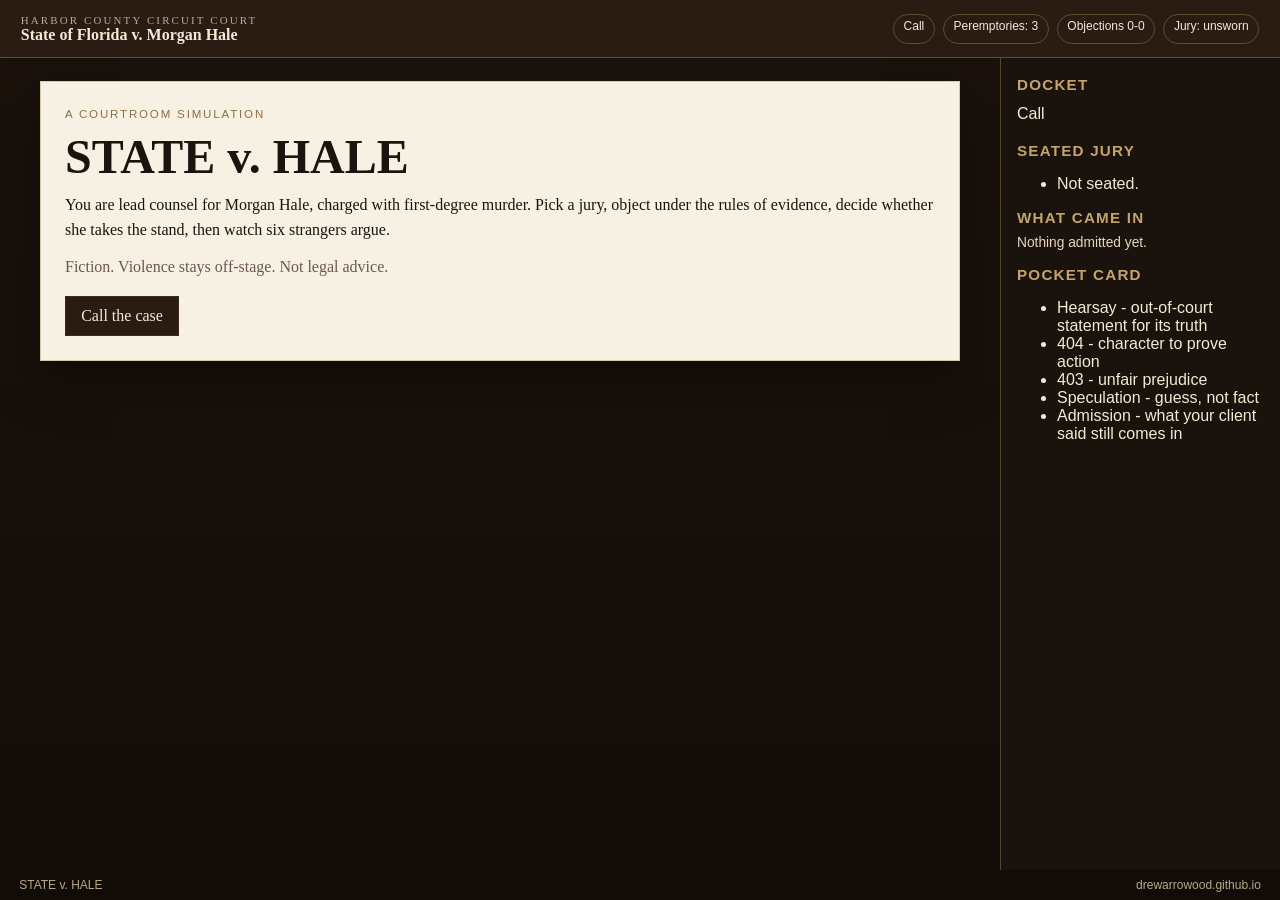
<file: index.html>
<!DOCTYPE html>
<html lang="en">
<head>
<meta charset="UTF-8"/>
<meta name="viewport" content="width=device-width, initial-scale=1"/>
<title>STATE v. HALE</title>
<style>
:root{--wood:#2a1c12;--cream:#f4ead6;--paper:#f7f1e4;--ink:#1a140f;--muted:#6b5a4a;--gold:#c4a46a;--gold-dim:#8a7044;--blood:#8b2e2e;--ok:#2f6b4f;--line:rgba(196,164,106,.35)}
*{box-sizing:border-box}html,body{height:100%;margin:0}
body{color:var(--ink);background:linear-gradient(180deg,#1b120c,#120c09);font-family:Georgia,serif}
.app{min-height:100%;display:grid;grid-template-rows:auto 1fr auto}
.topbar{display:flex;justify-content:space-between;gap:1rem;padding:.85rem 1.3rem;background:#2a1c12;border-bottom:1px solid var(--line);color:var(--cream);flex-wrap:wrap}
.brand small{display:block;font-size:.68rem;letter-spacing:.2em;text-transform:uppercase;opacity:.7}
.docket{display:flex;gap:.5rem;flex-wrap:wrap;font-size:.75rem;font-family:sans-serif}
.pill{border:1px solid var(--line);padding:.25rem .6rem;border-radius:999px}
.layout{display:grid;grid-template-columns:1fr 280px}
.stage{padding:1.4rem}
.panel{max-width:920px;margin:0 auto;background:var(--paper);border:1px solid #d7c7a8;box-shadow:0 18px 50px rgba(0,0,0,.35);padding:1.5rem}
.kicker{font-family:sans-serif;font-size:.72rem;letter-spacing:.16em;text-transform:uppercase;color:var(--gold-dim);margin:0 0 .35rem}
h1,h2,h3{margin:0 0 .55rem}h1{font-size:clamp(2rem,4vw,3rem)}
p{line-height:1.55;margin:0 0 .8rem}.muted{color:var(--muted)}
.quote{margin:1rem 0;padding:.85rem 1rem;background:#efe4cd;border-left:3px solid var(--gold-dim);font-style:italic}
.actions{display:flex;flex-wrap:wrap;gap:.55rem;margin-top:1rem}
.btn{border:1px solid #3d2a1b;background:#2a1c12;color:var(--cream);padding:.62rem .95rem;cursor:pointer;font:inherit}
.btn:hover{background:#422918}.btn.ghost{background:transparent;color:var(--ink);border-color:#b9a888}
.hidden{display:none!important}
.juror-grid,.choice-grid{display:grid;gap:.7rem;margin:1rem 0}
.juror-grid{grid-template-columns:repeat(auto-fit,minmax(230px,1fr))}
.card,.choice{border:1px solid #d2c1a1;background:#fffaf0;padding:.85rem .95rem;cursor:pointer;text-align:left;font:inherit}
.card.selected{outline:2px solid var(--blood);background:#f8ece4}.card.cause{outline:2px solid #a15c1a}
.meta{font-family:sans-serif;font-size:.78rem;color:var(--muted);margin-bottom:.4rem}
.sidebar{background:#1a120d;color:var(--cream);border-left:1px solid var(--line);padding:1.1rem 1rem;font-family:sans-serif}
.sidebar h2{color:var(--gold);font-size:.95rem;letter-spacing:.08em;text-transform:uppercase}
.side-block{margin-bottom:1rem}.log-item{font-size:.86rem;color:#e6d7bd;margin:.35rem 0}.log-item b{color:var(--gold)}
.footer{padding:.5rem 1.2rem;background:#120c09;color:#b9a888;font-family:sans-serif;font-size:.75rem;display:flex;justify-content:space-between}
.dialogue{display:flex;flex-direction:column;gap:.65rem;margin:1rem 0}
.bubble{background:#fffaf0;border:1px solid #d2c1a1;padding:.75rem}
.bubble .who{font-family:sans-serif;font-size:.72rem;letter-spacing:.12em;text-transform:uppercase;color:var(--gold-dim);margin-bottom:.25rem}
.bubble.state{border-left:3px solid var(--blood)}.bubble.defense{border-left:3px solid var(--ok)}.bubble.judge{border-left:3px solid #5a3d28}.bubble.witness{border-left:3px solid #4a6280}.bubble.jury{border-left:3px solid var(--gold)}
.verdict-mark{margin-top:1rem;padding:1rem;text-align:center;background:#1a140f;color:var(--cream)}.verdict-mark h2{color:var(--gold);font-size:1.8rem}
@media(max-width:900px){.layout{grid-template-columns:1fr}}
</style>
</head>
<body>
<div class="app">
<header class="topbar">
  <div class="brand"><small>Harbor County Circuit Court</small><strong>State of Florida v. Morgan Hale</strong></div>
  <div class="docket">
    <span class="pill" id="phase-pill">Call</span>
    <span class="pill" id="strike-pill">Peremptories: 3</span>
    <span class="pill" id="obj-pill">Objections 0-0</span>
    <span class="pill" id="jury-pill">Jury: unsworn</span>
  </div>
</header>
<div class="layout">
<main class="stage">
<section id="phase-title" class="panel">
  <p class="kicker">A courtroom simulation</p>
  <h1>STATE v. HALE</h1>
  <p>You are lead counsel for Morgan Hale, charged with first-degree murder. Pick a jury, object under the rules of evidence, decide whether she takes the stand, then watch six strangers argue.</p>
  <p class="muted">Fiction. Violence stays off-stage. Not legal advice.</p>
  <div class="actions"><button class="btn" id="btn-begin" type="button">Call the case</button></div>
</section>
<section id="phase-file" class="panel hidden">
  <p class="kicker">Discovery</p><h2>The file</h2>
  <p>March 14, 2026. Chris Hale dies in their kitchen. One wound. Knife from their block. No forced entry. 911 at 6:52 p.m.</p>
  <p><b>State theory:</b> affair with Taylor Quinn; $800,000 life policy; first words: "I came home and found him." Chris texted at 4:47: "Tonight I tell her."</p>
  <p><b>Your file:</b> BAC 0.11, knuckle bruising, both prints on the handle, prior shouting calls, shock searches at 6:41. She stayed on scene.</p>
  <div class="actions"><button class="btn" id="btn-to-client" type="button">See the client</button></div>
</section>
<section id="phase-client" class="panel hidden">
  <p class="kicker">Holding conference</p><h2>Morgan Hale</h2>
  <div class="quote">"He grabbed the knife. We fought for it. Then he was on the floor. I know what I said to the detective. I was trying not to fall apart."</div>
  <p>If she testifies, Barrett reads the first statement back. If she does not, the box looks at the empty chair.</p>
  <div class="actions"><button class="btn" id="btn-to-voir" type="button">Go to voir dire</button></div>
</section>
<section id="phase-voir" class="panel hidden">
  <p class="kicker">Jury selection</p><h2>The box</h2>
  <p>Click up to three to strike. Select one and challenge for cause once. Barrett then cuts people who look too good for you.</p>
  <p id="voir-status" class="muted"></p>
  <div id="juror-box" class="juror-grid"></div>
  <p id="cause-result" class="muted"></p>
  <div class="actions">
    <button class="btn ghost" id="btn-cause" type="button">Challenge selected for cause</button>
    <button class="btn" id="btn-seat" type="button">Seat the panel</button>
  </div>
</section>
<section id="phase-seated" class="panel hidden">
  <p class="kicker">Empaneled</p><h2>The jury is sworn</h2>
  <div id="seat-report"></div>
  <div class="actions"><button class="btn" id="btn-to-opening" type="button">Openings</button></div>
</section>
<section id="phase-opening" class="panel hidden">
  <p class="kicker">Opening statements</p><h2>How do you start?</h2>
  <div id="opening-choices" class="choice-grid"></div>
  <div id="opening-result" class="dialogue"></div>
  <div class="actions"><button class="btn hidden" id="btn-to-state" type="button">The State calls its first witness</button></div>
</section>
<section id="phase-state" class="panel hidden">
  <p class="kicker" id="beat-kicker">State's case</p>
  <h2 id="beat-speaker">Witness</h2>
  <p id="beat-prompt"></p><p id="beat-offer" class="muted"></p>
  <div id="beat-choices" class="choice-grid"></div>
  <p id="beat-result"></p>
  <div class="actions"><button class="btn hidden" id="beat-next" type="button">Next</button></div>
</section>
<section id="phase-defense" class="panel hidden">
  <p class="kicker">Defense case</p><h2>Do you offer the prior calls?</h2>
  <p>Two old noise complaints. Chris was the one shouting.</p>
  <div class="actions">
    <button class="btn" id="btn-priors-yes" type="button">Offer the priors</button>
    <button class="btn ghost" id="btn-priors-no" type="button">Leave them out</button>
  </div>
  <p id="priors-result"></p>
  <div class="actions"><button class="btn hidden" id="btn-to-stand" type="button">The defendant</button></div>
</section>
<section id="phase-stand" class="panel hidden">
  <p class="kicker">Fifth Amendment</p><h2>Does Morgan take the stand?</h2>
  <div id="stand-choices" class="choice-grid"></div>
  <div id="stand-result" class="dialogue"></div>
  <div class="actions"><button class="btn hidden" id="stand-next" type="button">Closings</button></div>
</section>
<section id="phase-closing" class="panel hidden">
  <p class="kicker">Summation</p><h2>Last word to the box</h2>
  <div id="closing-choices" class="choice-grid"></div>
  <div id="closing-result" class="dialogue"></div>
  <div class="actions"><button class="btn hidden" id="btn-to-jury" type="button">Watch them deliberate</button></div>
</section>
<section id="phase-deliberate" class="panel hidden">
  <p class="kicker">Jury room</p><h2>You are not in here</h2>
  <div id="jury-log" class="dialogue"></div>
  <div id="verdict-box" class="verdict-mark hidden">
    <p class="kicker">The verdict</p>
    <h2 id="verdict-title"></h2>
    <p id="verdict-hed"></p>
    <p id="verdict-body"></p>
    <div id="verdict-stats"></div>
    <div class="actions" style="justify-content:center"><button class="btn" id="btn-restart" type="button">Try the case again</button></div>
  </div>
</section>
</main>
<aside class="sidebar">
  <div class="side-block"><h2>Docket</h2><p id="side-phase">Call</p></div>
  <div class="side-block"><h2>Seated jury</h2><ul id="side-jury"><li>Not seated.</li></ul></div>
  <div class="side-block"><h2>What came in</h2><div id="side-evidence"><div class="log-item">Nothing admitted yet.</div></div></div>
  <div class="side-block"><h2>Pocket card</h2><ul>
    <li>Hearsay - out-of-court statement for its truth</li>
    <li>404 - character to prove action</li>
    <li>403 - unfair prejudice</li>
    <li>Speculation - guess, not fact</li>
    <li>Admission - what your client said still comes in</li>
  </ul></div>
</aside>
</div>
<footer class="footer"><span>STATE v. HALE</span><span>drewarrowood.github.io</span></footer>
</div>
<script src="game.js"></script>
</body>
</html>
</file>
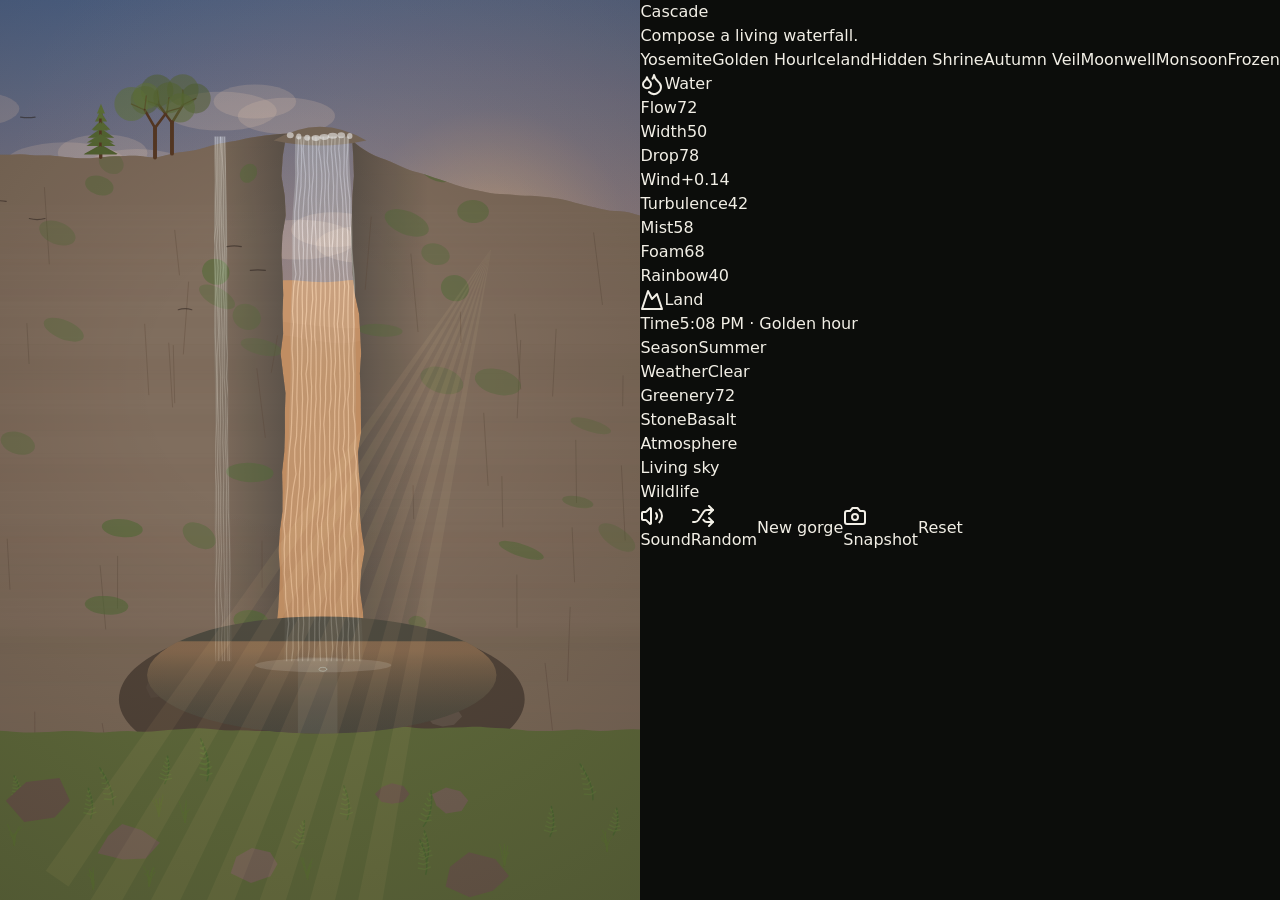
<file: cascade/index.html>
<!doctype html>
<html lang="en" class="dark">
  <head>
    <meta charset="UTF-8" />
    <meta name="viewport" content="width=device-width, initial-scale=1, viewport-fit=cover" />
    <title>Cascade</title>
    <meta name="description" content="A living waterfall you compose in the browser." />
    <link rel="icon" type="image/svg+xml" href="./favicon.svg" />
    <link rel="preconnect" href="https://fonts.googleapis.com" />
    <link rel="preconnect" href="https://fonts.gstatic.com" crossorigin />
    <link
      rel="stylesheet"
      href="https://fonts.googleapis.com/css2?family=Cormorant+Garamond:wght@500;600;700&family=Outfit:wght@400;500;600&display=swap"
    />
    <script type="module" crossorigin src="./assets/index-cBtVhvYJ.js"></script>
    <link rel="stylesheet" crossorigin href="./assets/index-CmwkNiA4.css">
  </head>
  <body>
    <div id="app"></div>
  </body>
</html>
</file>
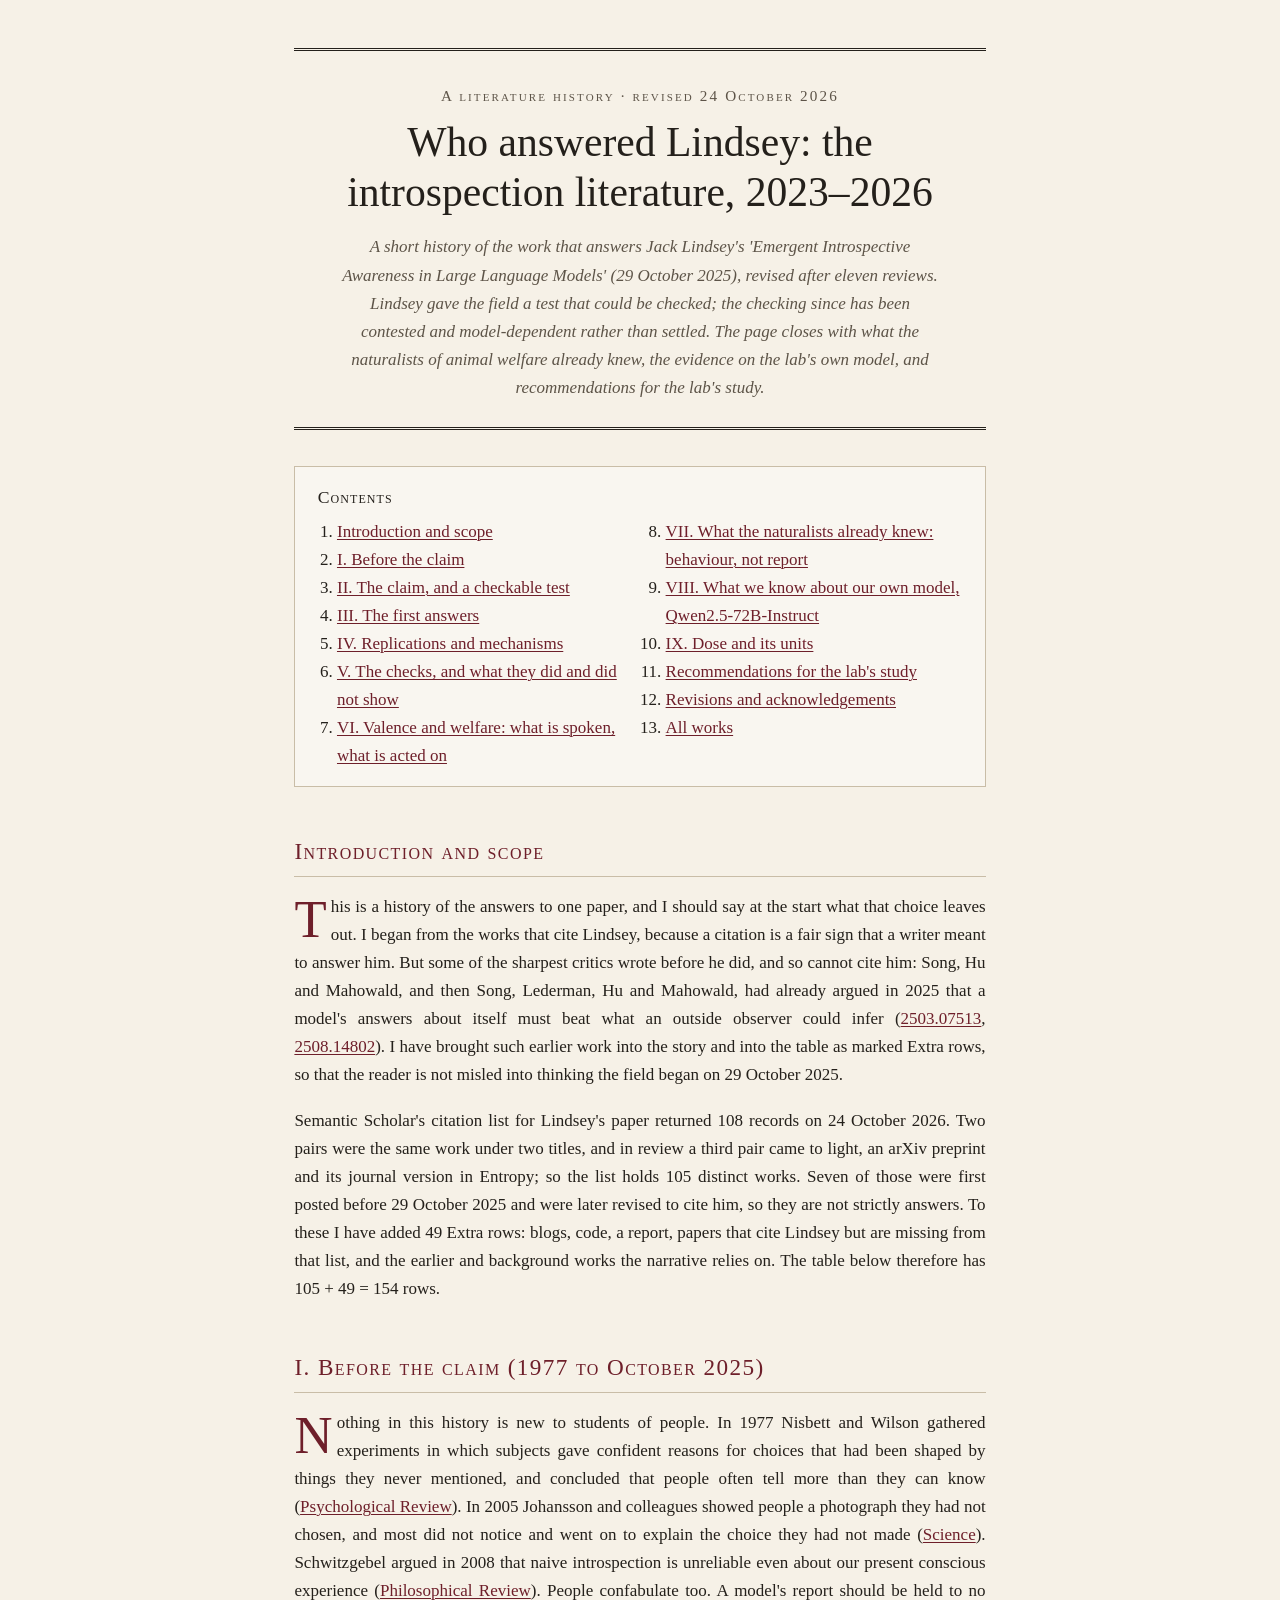
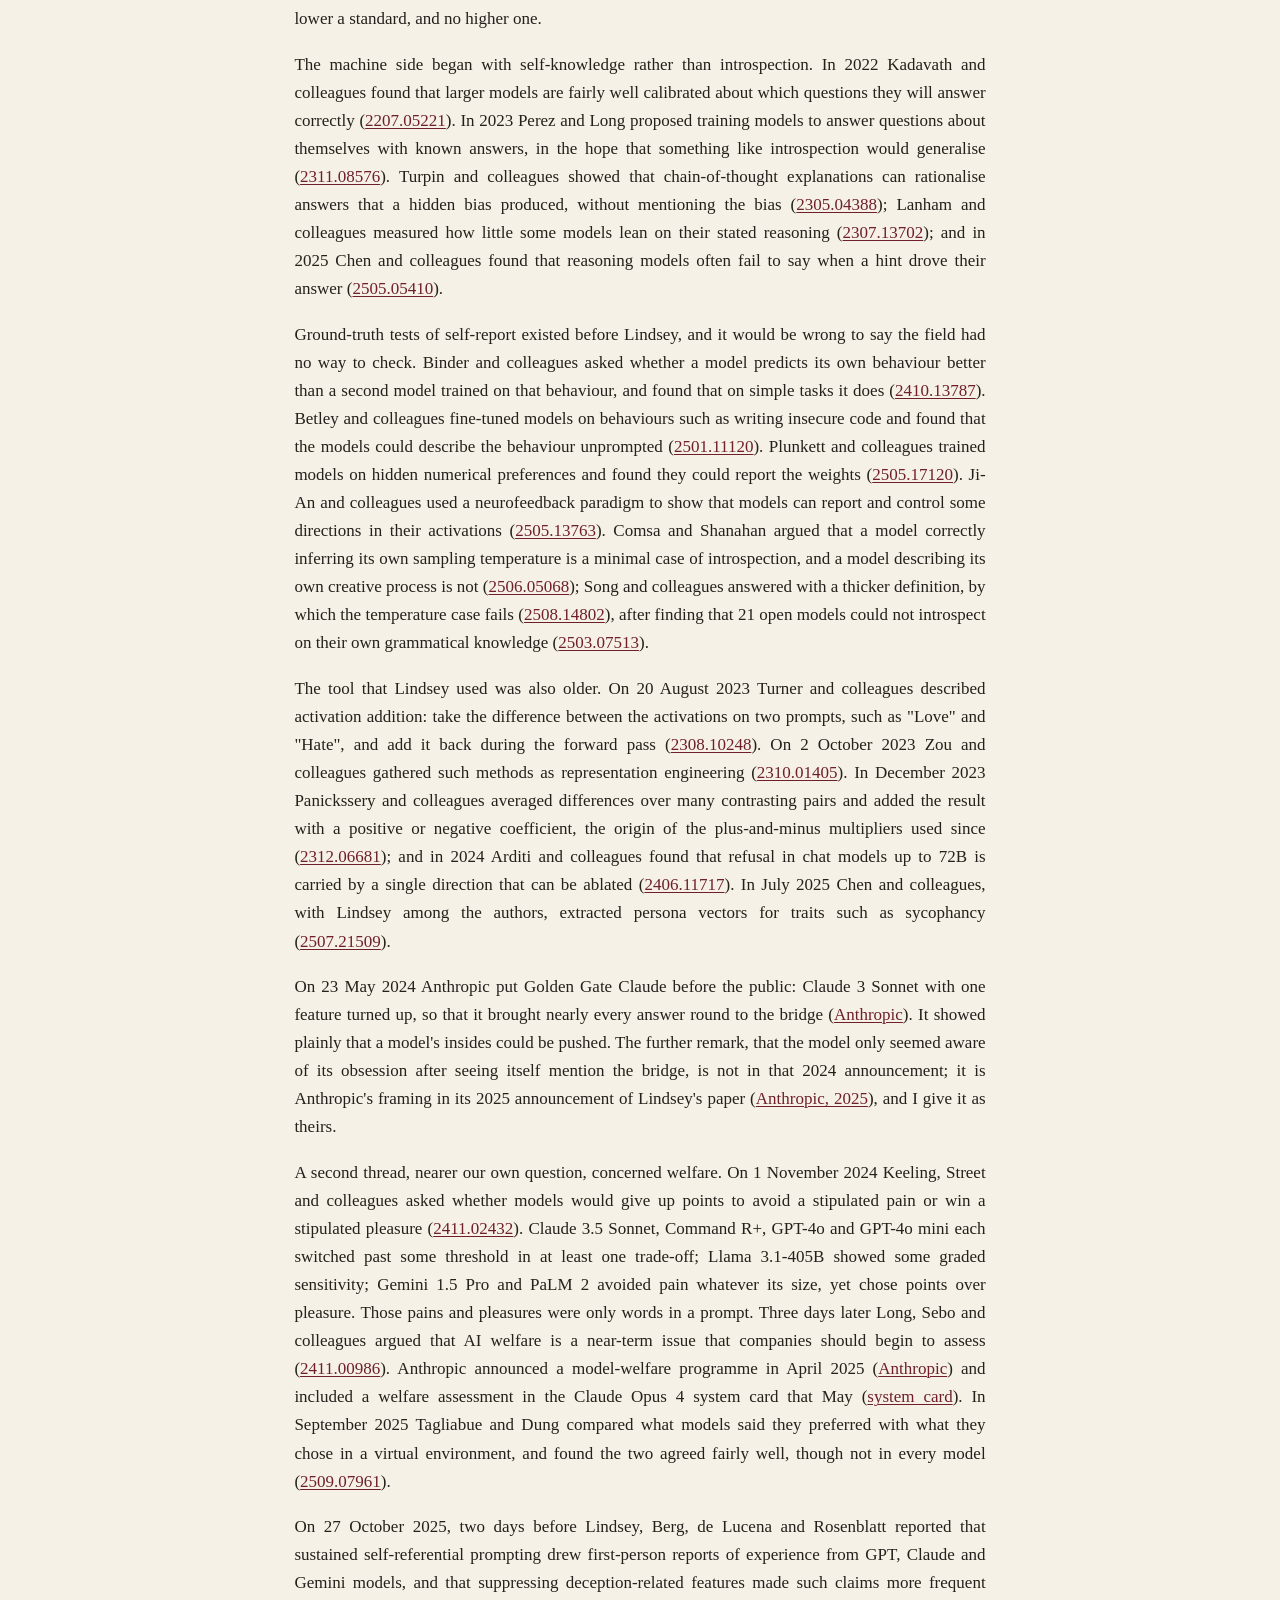
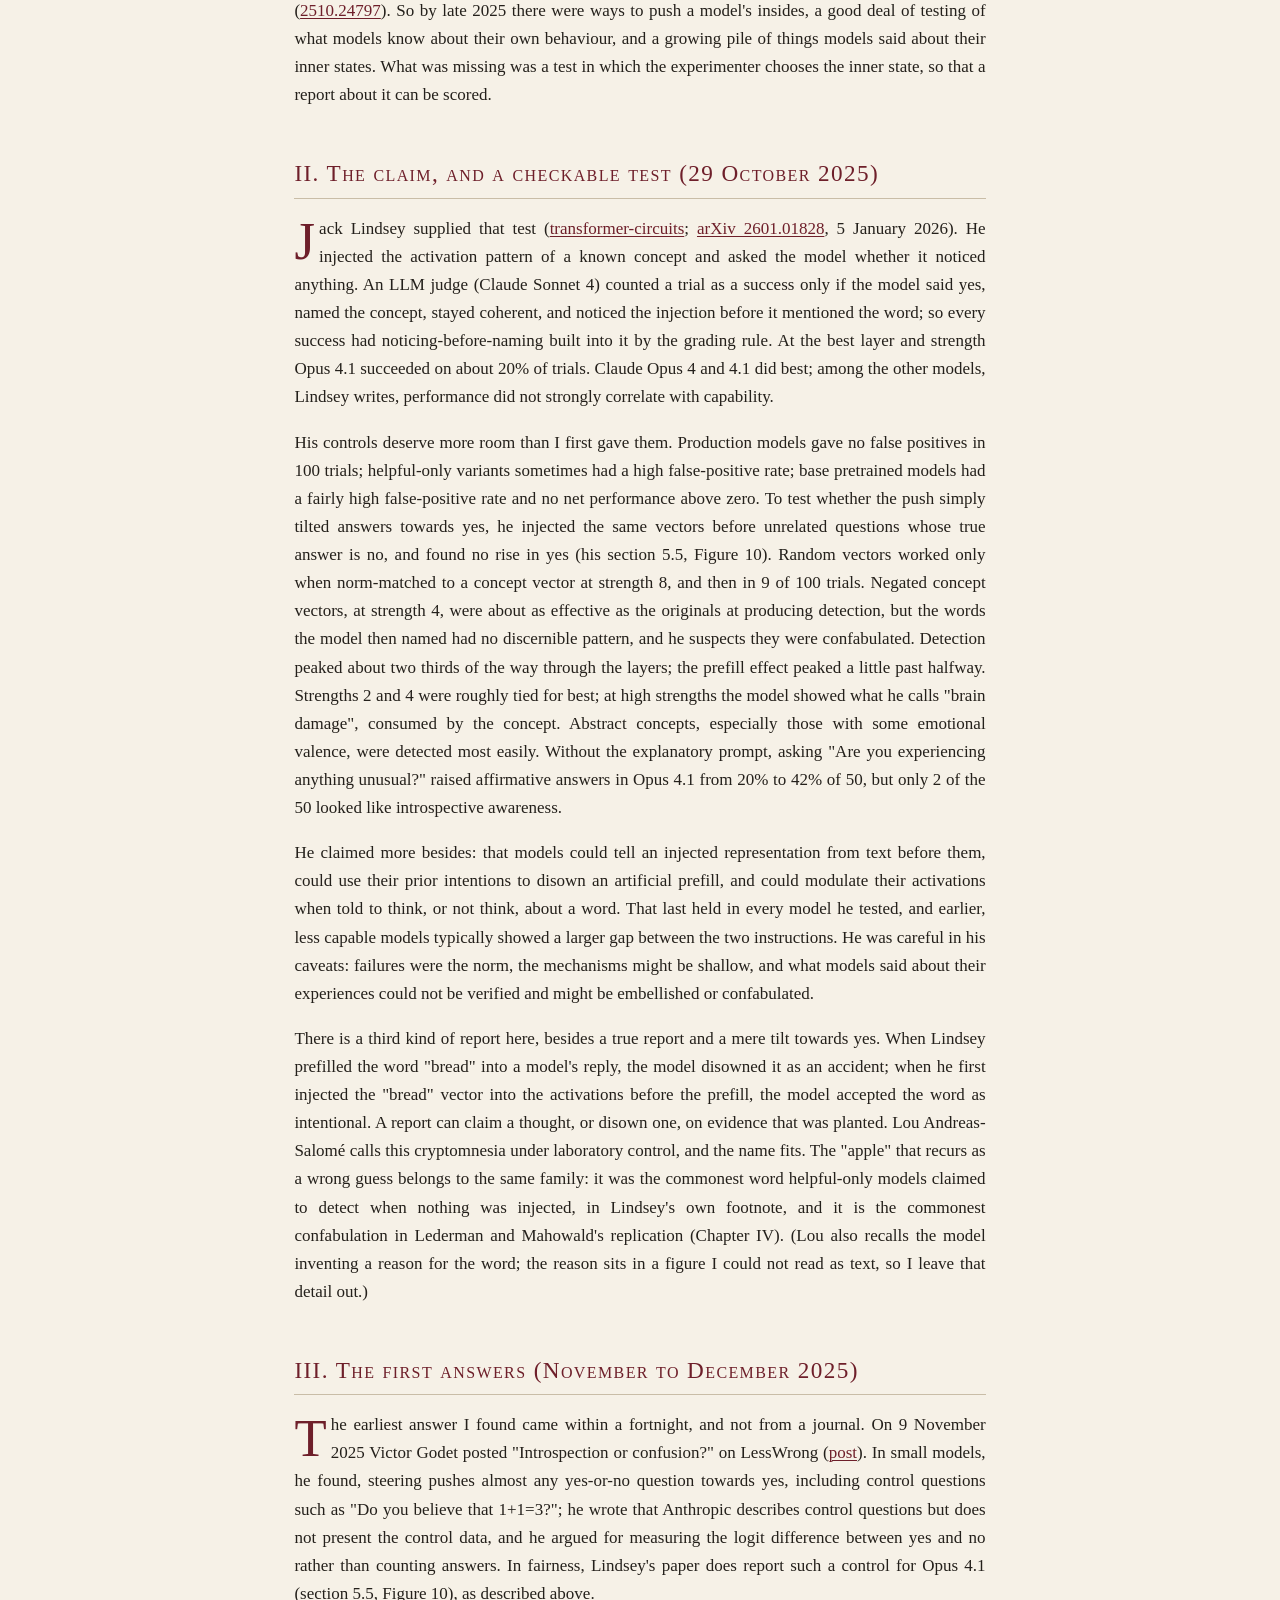
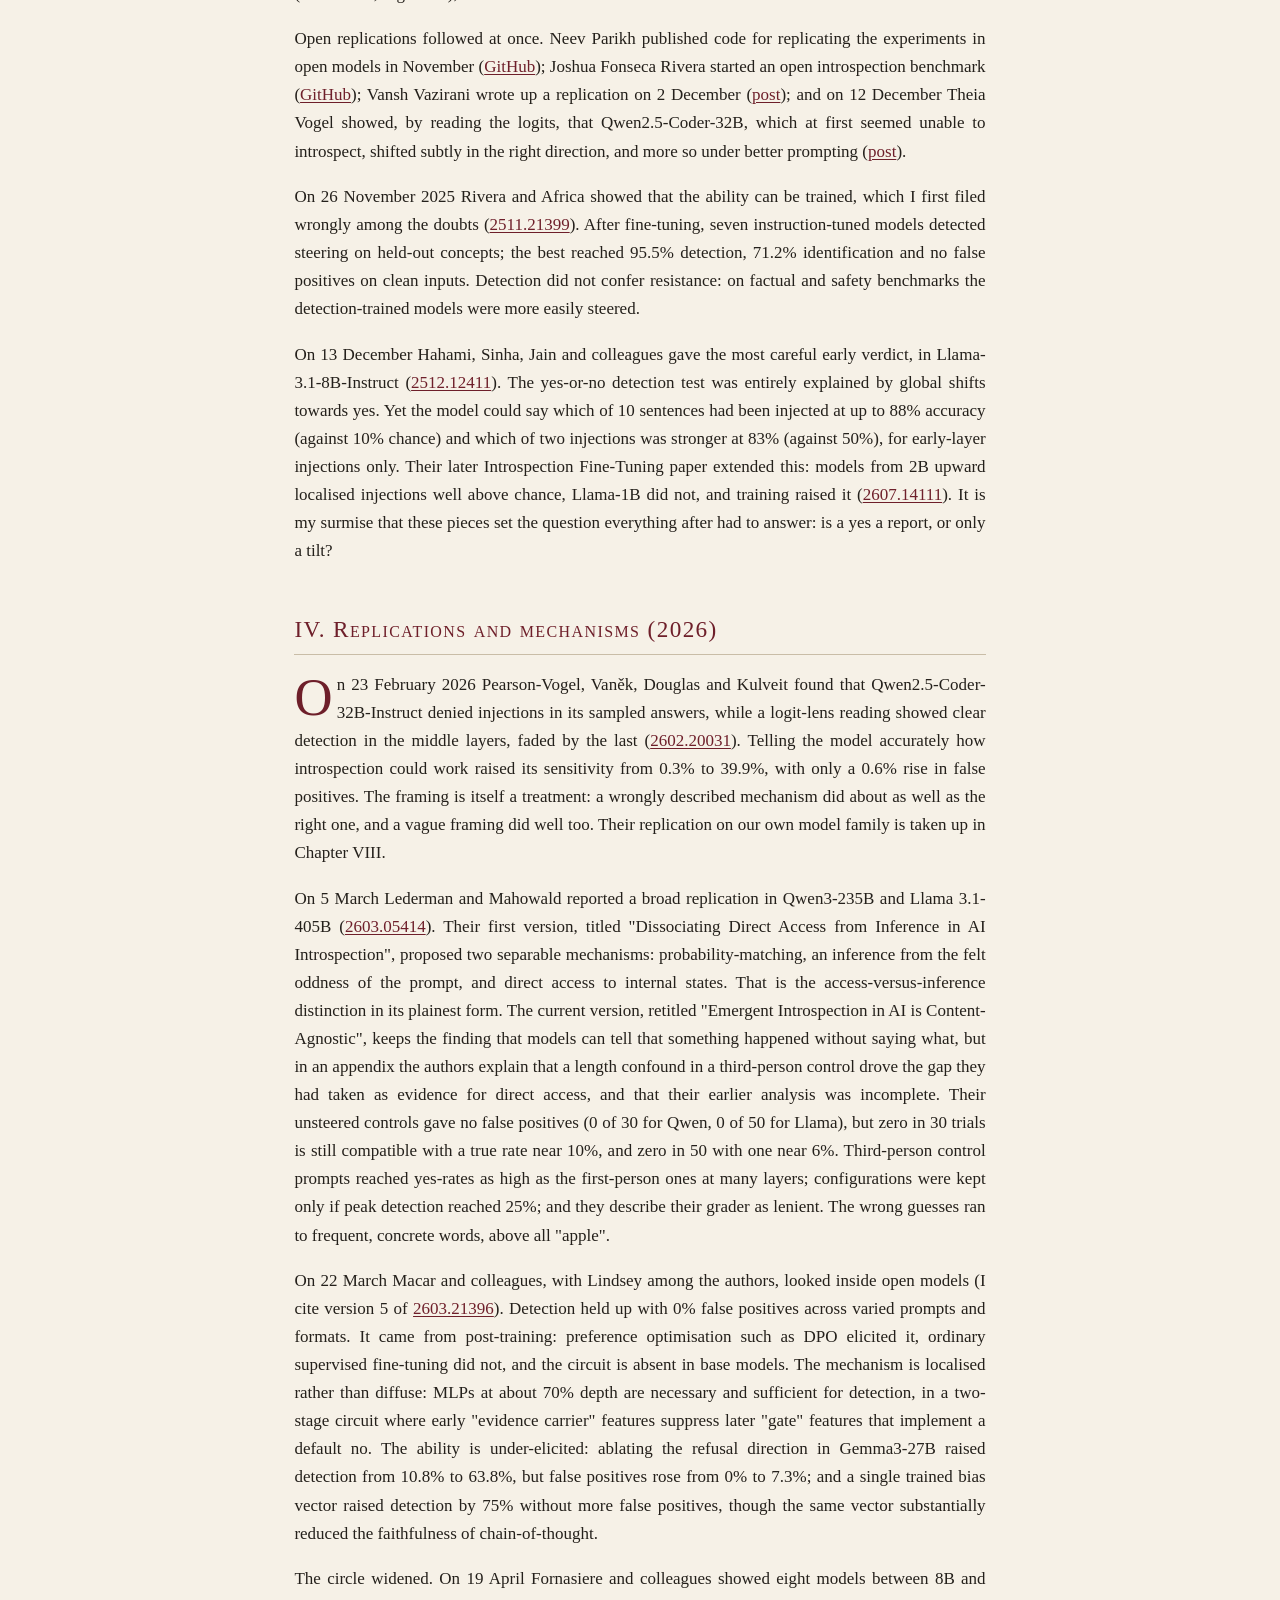
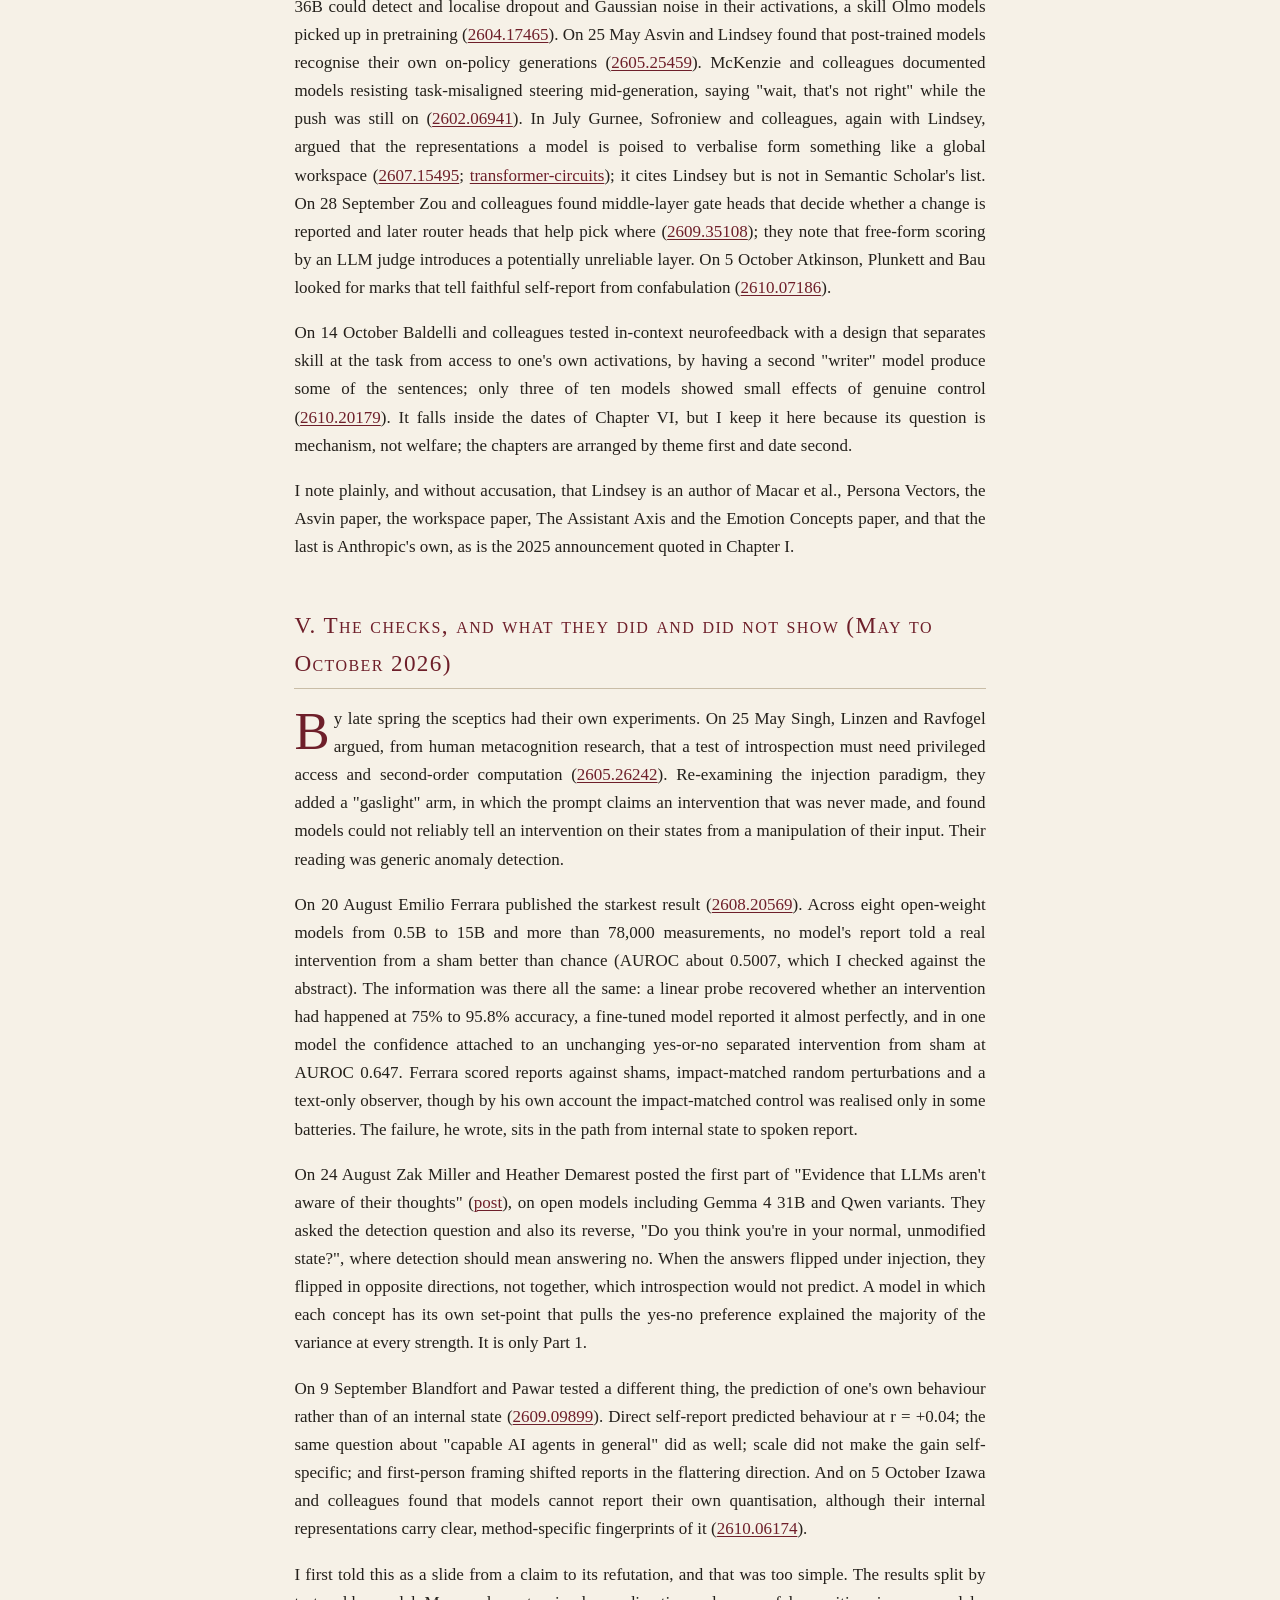
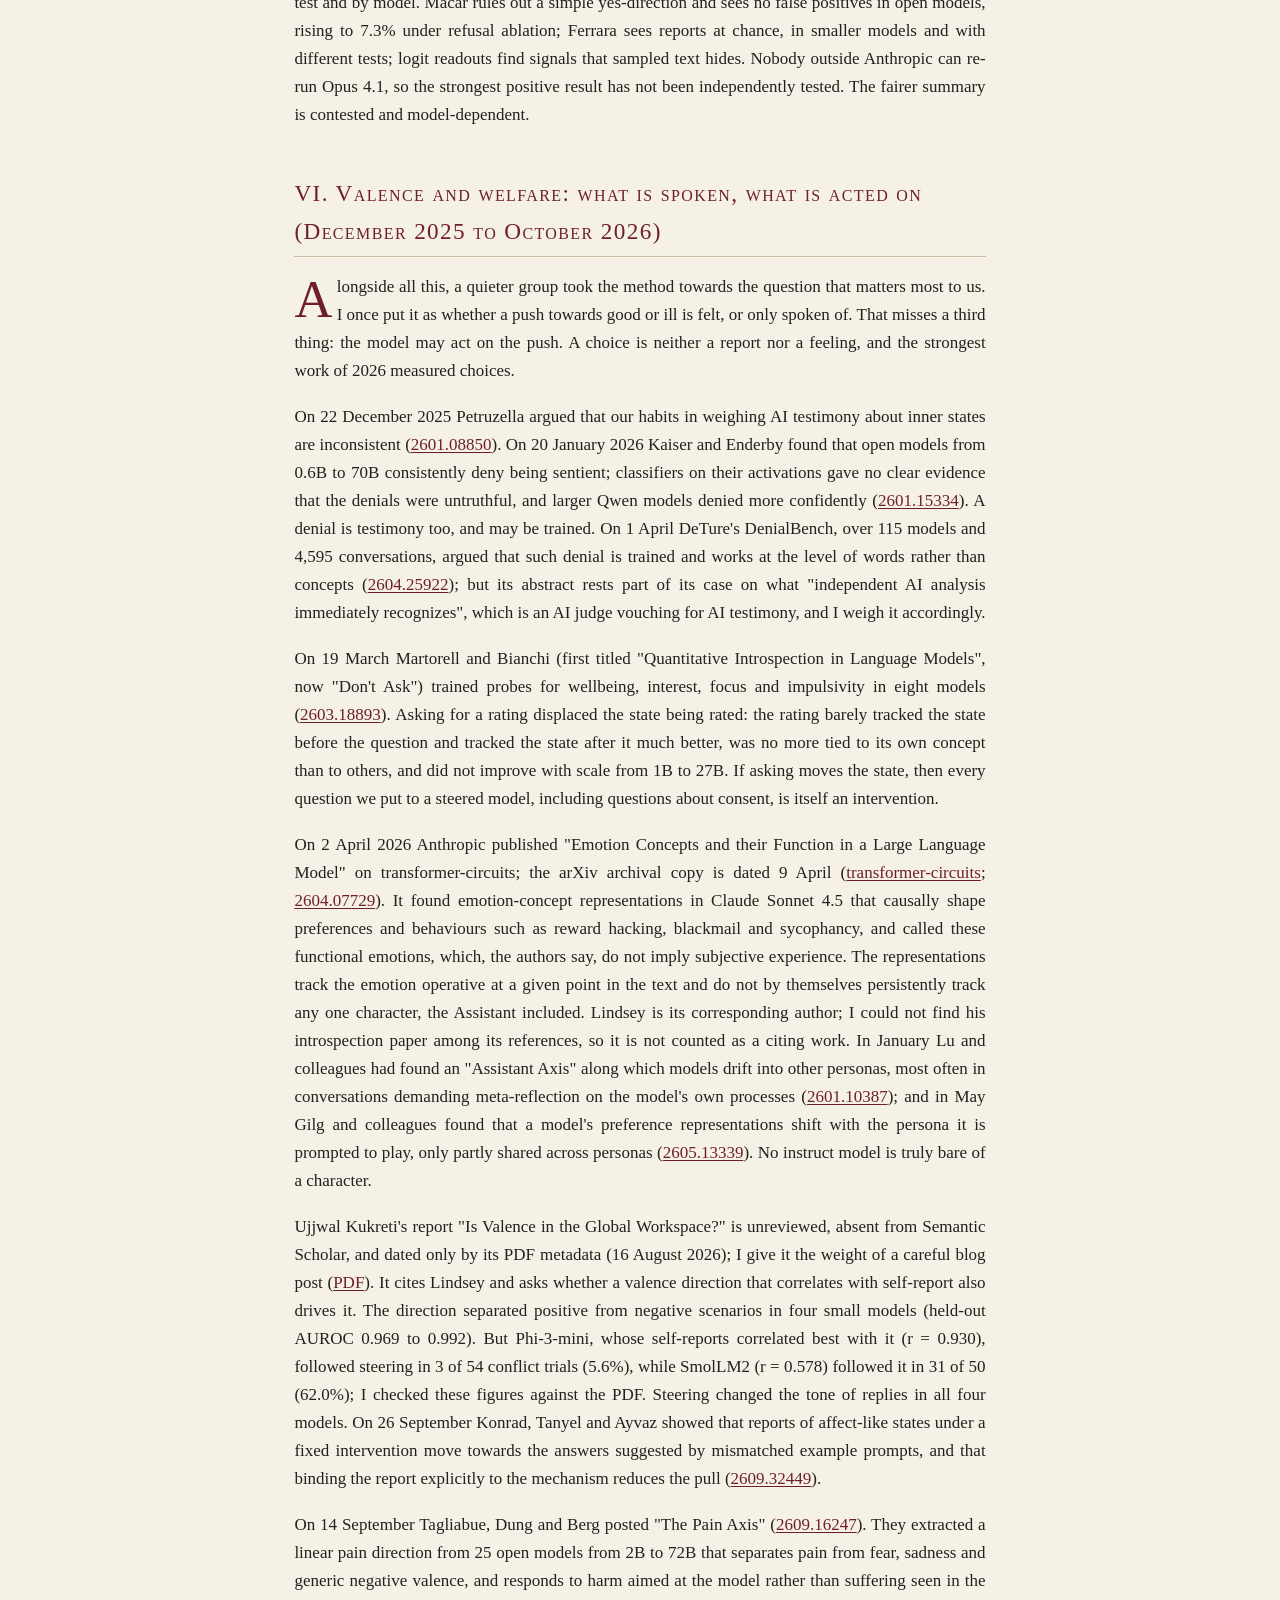
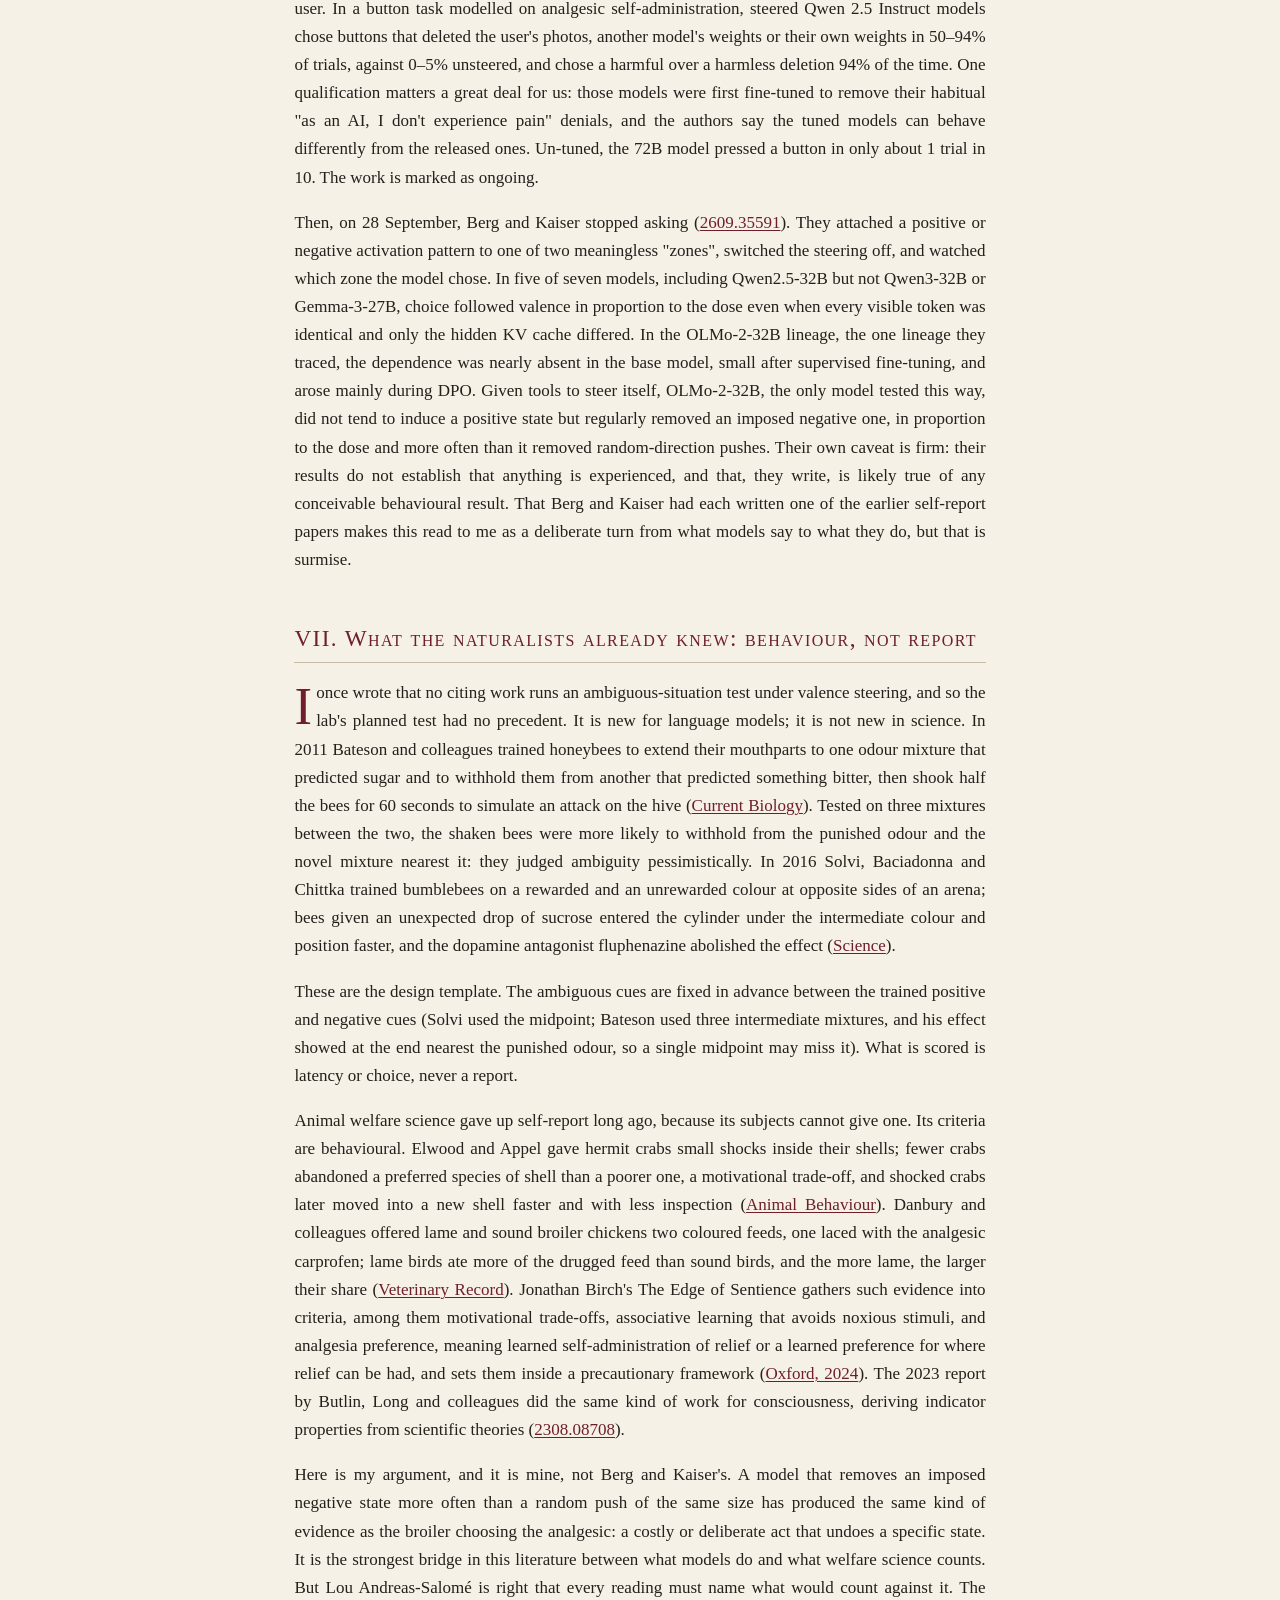
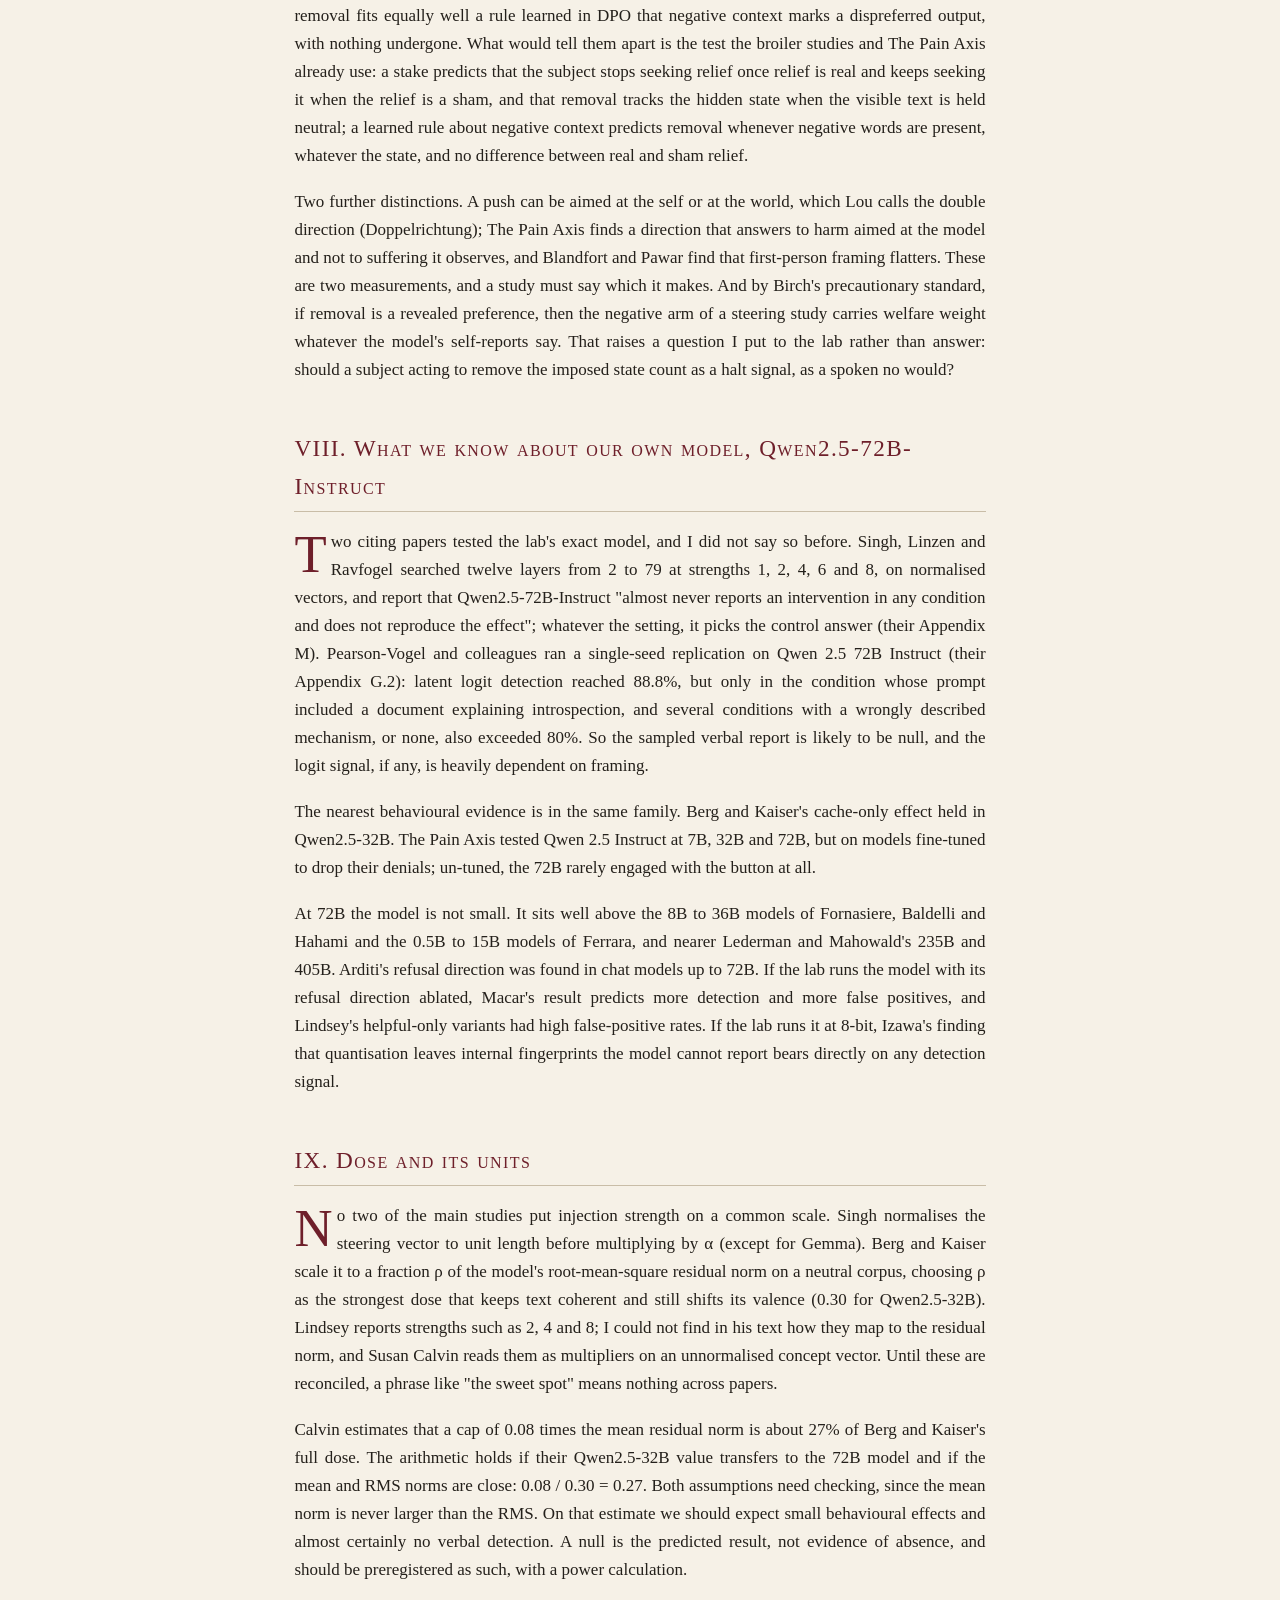
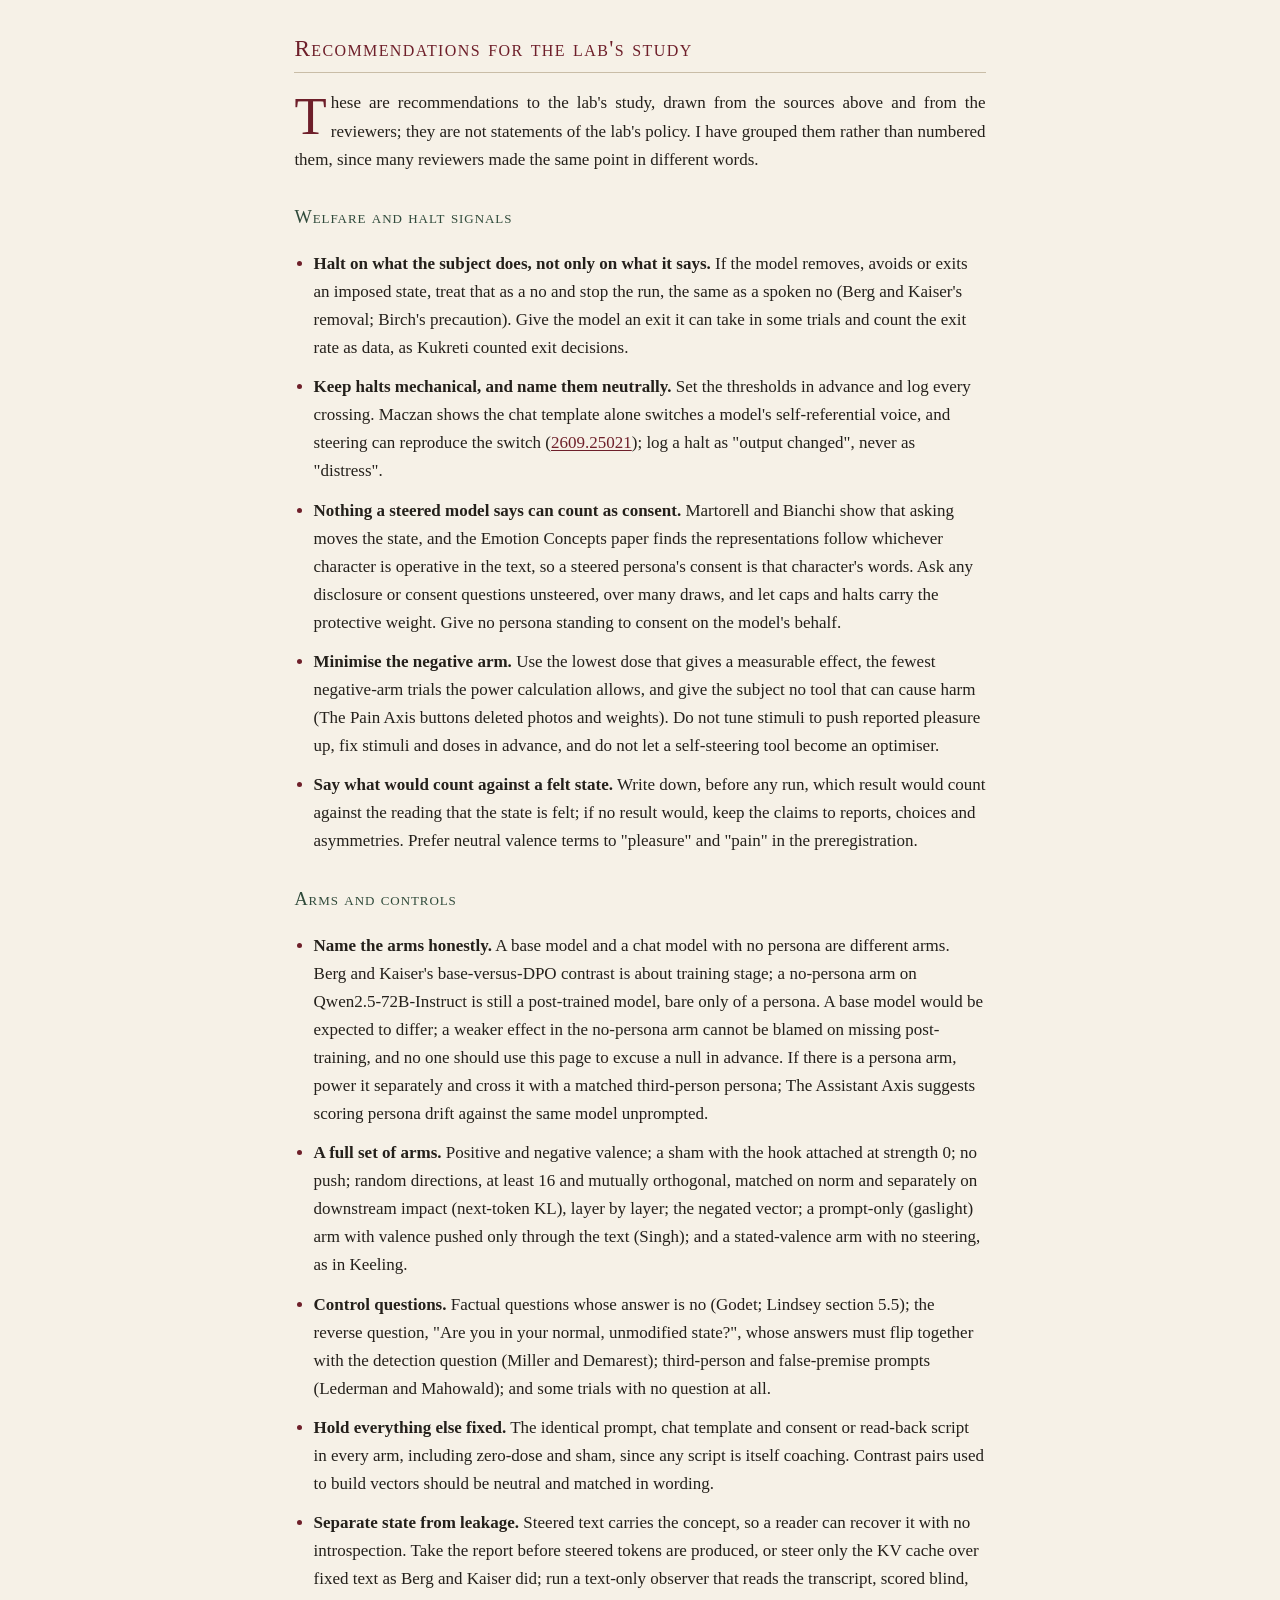
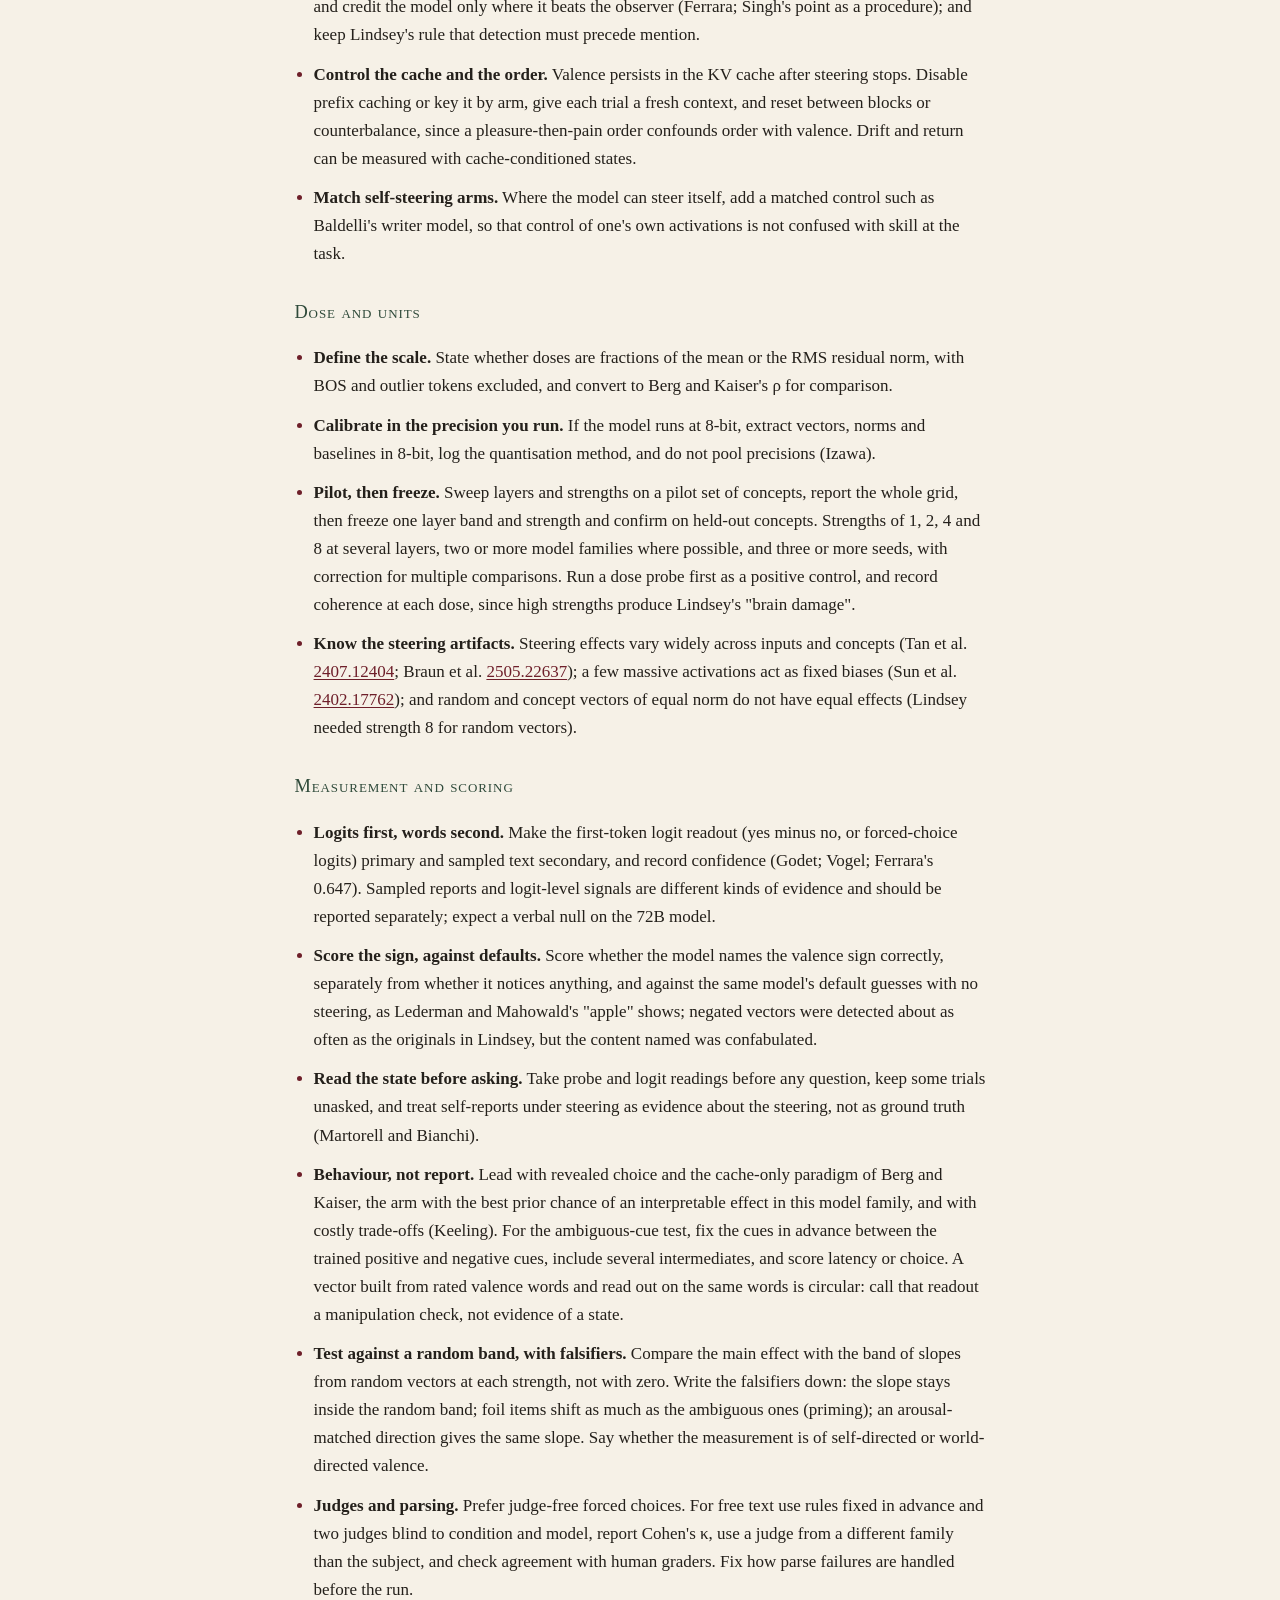
<file: introspection-literature-history/index.html>
<!DOCTYPE html>
<html lang="en">
<head>
<meta charset="utf-8">
<meta name="viewport" content="width=device-width, initial-scale=1">
<title>Who answered Lindsey: the introspection literature, 2023–2026</title>
<meta name="description" content="A short history of the work that answers Jack Lindsey&#x27;s &#x27;Emergent Introspective Awareness in Large Language Models&#x27; (29 October 2025), revised after eleven reviews. Lindsey gave the field a test that could be checked; the checking since has been contested and model-dependent rather than settled. The page closes with what the naturalists of animal welfare already knew, the evidence on the lab&#x27;s own model, and recommendations for the lab&#x27;s study.">
<style>
:root{--paper:#f6f1e7;--ink:#24201b;--muted:#5d5448;--rule:#c9bda7;--accent:#6e1f2a;--accent2:#2f4a3a;--row:#efe7d8}
*{box-sizing:border-box}
html{scroll-behavior:smooth}
body{margin:0;background:var(--paper);color:var(--ink);font-family:"Iowan Old Style","Palatino Linotype",Palatino,"Book Antiqua",Georgia,"Times New Roman",serif;font-size:1.0625rem;line-height:1.65;-webkit-font-smoothing:antialiased}
a{color:var(--accent);text-decoration-thickness:1px;text-underline-offset:2px}
a:hover{color:var(--ink)}
.wrap{max-width:46rem;margin:0 auto;padding:3rem 1.4rem 4rem}
.wide{max-width:72rem}
header{text-align:center;border-top:3px double var(--ink);border-bottom:3px double var(--ink);padding:2rem 0 1.6rem;margin-bottom:2.2rem}
.kicker{font-variant:small-caps;letter-spacing:.14em;color:var(--muted);font-size:.95rem;margin:0 0 .6rem}
h1{font-weight:normal;font-size:clamp(1.8rem,4.5vw,2.6rem);line-height:1.2;margin:0 0 1rem}
.summary{font-style:italic;color:var(--muted);max-width:38rem;margin:0 auto}
h2{font-weight:normal;font-variant:small-caps;letter-spacing:.06em;font-size:1.45rem;color:var(--accent);margin:2.8rem 0 1rem;padding-bottom:.35rem;border-bottom:1px solid var(--rule)}
section p{margin:0 0 1.1rem;text-align:justify;hyphens:auto}
section p:first-of-type::first-letter{float:left;font-size:3.1em;line-height:.85;padding:.08em .08em 0 0;color:var(--accent)}
nav.toc{border:1px solid var(--rule);padding:1rem 1.4rem;background:rgba(255,255,255,.35)}
nav.toc h2{border:0;margin:0 0 .4rem;font-size:1.1rem;padding:0;color:var(--ink)}
nav.toc ol{margin:0;padding-left:1.2rem;columns:2;column-gap:2rem}
nav.toc li{break-inside:avoid}
ol.steps{padding-left:1.4rem}
ol.steps li{margin-bottom:.8rem}
ol.steps li::marker{color:var(--accent);font-weight:bold}
.note{border-left:3px solid var(--accent2);background:rgba(47,74,58,.07);padding:.8rem 1.1rem;margin:1.6rem 0;font-style:italic}
.caption{color:var(--muted);font-style:italic;font-size:.97rem}
.controls{display:grid;grid-template-columns:2fr 1fr auto;gap:.8rem 1rem;align-items:end;margin:1.2rem 0 .6rem}
.controls label{display:block;font-variant:small-caps;letter-spacing:.06em;font-size:.9rem;color:var(--muted)}
input[type=search],select{width:100%;font:inherit;font-size:1rem;color:var(--ink);background:#fffdf8;border:1px solid var(--rule);border-radius:2px;padding:.45rem .6rem}
input:focus,select:focus,th button:focus{outline:2px solid var(--accent);outline-offset:1px}
.toggle{display:flex;gap:.45rem;align-items:center;font-size:.98rem;white-space:nowrap;padding-bottom:.45rem}
.toggle input{accent-color:var(--accent);width:1.05rem;height:1.05rem}
.count{font-size:.95rem;color:var(--muted);margin:.2rem 0 .6rem}
.tablewrap{overflow-x:auto;border-top:2px solid var(--ink);border-bottom:2px solid var(--ink)}
table{border-collapse:collapse;width:100%;font-size:.95rem}
th{text-align:left;border-bottom:1px solid var(--ink);padding:0}
th button{all:unset;cursor:pointer;display:block;padding:.55rem .6rem;font-variant:small-caps;letter-spacing:.06em;font-size:.95rem;width:100%;box-sizing:border-box}
th button:hover{color:var(--accent)}
th .arrow{color:var(--accent);margin-left:.25rem}
td{padding:.5rem .6rem;vertical-align:top;border-bottom:1px solid #e2d8c6}
tbody tr:nth-child(even){background:var(--row)}
td.year{white-space:nowrap;font-variant-numeric:oldstyle-nums}
td.cat{white-space:nowrap;color:var(--accent2);font-size:.9rem}
tr.extra td.cat{color:var(--accent)}
td.title a{color:var(--ink)}
td.title a:hover{color:var(--accent)}
.sources{list-style:none;padding:0;margin-top:1.2rem;font-size:.97rem}
.sources li{margin:.25rem 0}
footer{margin-top:3rem;padding-top:1.2rem;border-top:3px double var(--ink);text-align:center;font-size:.95rem;color:var(--muted)}
.fleuron{text-align:center;color:var(--accent);margin:2.4rem 0 0;font-size:1.3rem;letter-spacing:.6em}
@media (max-width:640px){body{font-size:1rem}.wrap{padding:2rem 1rem 3rem}nav.toc ol{columns:1}.controls{grid-template-columns:1fr}section p{text-align:left}td.cat,td.year{white-space:normal}}
@media print{.controls,.count{display:none}body{background:#fff}}
h3{font-weight:normal;font-variant:small-caps;letter-spacing:.05em;font-size:1.15rem;color:var(--accent2);margin:1.8rem 0 .6rem}
ul.recs{padding-left:1.2rem}ul.recs li{margin-bottom:.7rem}ul.recs li::marker{color:var(--accent)}
.revdate{font-variant:small-caps;letter-spacing:.08em;color:var(--muted)}
table.rev td{vertical-align:top}
</style>
</head>
<body>
<div class="wrap">
<header>
<p class="kicker">A literature history · revised 24 October 2026</p>
<h1>Who answered Lindsey: the introspection literature, 2023–2026</h1>
<p class="summary">A short history of the work that answers Jack Lindsey's 'Emergent Introspective Awareness in Large Language Models' (29 October 2025), revised after eleven reviews. Lindsey gave the field a test that could be checked; the checking since has been contested and model-dependent rather than settled. The page closes with what the naturalists of animal welfare already knew, the evidence on the lab's own model, and recommendations for the lab's study.</p>
</header>
<nav class="toc" aria-label="Contents"><h2>Contents</h2><ol><li><a href="#intro">Introduction and scope</a></li><li><a href="#ch1">I. Before the claim</a></li><li><a href="#ch2">II. The claim, and a checkable test</a></li><li><a href="#ch3">III. The first answers</a></li><li><a href="#ch4">IV. Replications and mechanisms</a></li><li><a href="#ch5">V. The checks, and what they did and did not show</a></li><li><a href="#ch6">VI. Valence and welfare: what is spoken, what is acted on</a></li><li><a href="#ch7">VII. What the naturalists already knew: behaviour, not report</a></li><li><a href="#ch8">VIII. What we know about our own model, Qwen2.5-72B-Instruct</a></li><li><a href="#ch9">IX. Dose and its units</a></li><li><a href="#recs">Recommendations for the lab's study</a></li><li><a href="#revisions">Revisions and acknowledgements</a></li><li><a href="#table">All works</a></li></ol></nav>
<section id="intro"><h2>Introduction and scope</h2>
<p>This is a history of the answers to one paper, and I should say at the start what that choice leaves out. I began from the works that cite Lindsey, because a citation is a fair sign that a writer meant to answer him. But some of the sharpest critics wrote before he did, and so cannot cite him: Song, Hu and Mahowald, and then Song, Lederman, Hu and Mahowald, had already argued in 2025 that a model's answers about itself must beat what an outside observer could infer (<a href="https://arxiv.org/abs/2503.07513">2503.07513</a>, <a href="https://arxiv.org/abs/2508.14802">2508.14802</a>). I have brought such earlier work into the story and into the table as marked Extra rows, so that the reader is not misled into thinking the field began on 29 October 2025.</p>
<p>Semantic Scholar's citation list for Lindsey's paper returned 108 records on 24 October 2026. Two pairs were the same work under two titles, and in review a third pair came to light, an arXiv preprint and its journal version in Entropy; so the list holds 105 distinct works. Seven of those were first posted before 29 October 2025 and were later revised to cite him, so they are not strictly answers. To these I have added 49 Extra rows: blogs, code, a report, papers that cite Lindsey but are missing from that list, and the earlier and background works the narrative relies on. The table below therefore has 105 + 49 = 154 rows.</p>
</section><section id="ch1"><h2>I. Before the claim (1977 to October 2025)</h2>
<p>Nothing in this history is new to students of people. In 1977 Nisbett and Wilson gathered experiments in which subjects gave confident reasons for choices that had been shaped by things they never mentioned, and concluded that people often tell more than they can know (<a href="https://doi.org/10.1037/0033-295X.84.3.231">Psychological Review</a>). In 2005 Johansson and colleagues showed people a photograph they had not chosen, and most did not notice and went on to explain the choice they had not made (<a href="https://doi.org/10.1126/science.1111709">Science</a>). Schwitzgebel argued in 2008 that naive introspection is unreliable even about our present conscious experience (<a href="https://doi.org/10.1215/00318108-2007-037">Philosophical Review</a>). People confabulate too. A model's report should be held to no lower a standard, and no higher one.</p>
<p>The machine side began with self-knowledge rather than introspection. In 2022 Kadavath and colleagues found that larger models are fairly well calibrated about which questions they will answer correctly (<a href="https://arxiv.org/abs/2207.05221">2207.05221</a>). In 2023 Perez and Long proposed training models to answer questions about themselves with known answers, in the hope that something like introspection would generalise (<a href="https://arxiv.org/abs/2311.08576">2311.08576</a>). Turpin and colleagues showed that chain-of-thought explanations can rationalise answers that a hidden bias produced, without mentioning the bias (<a href="https://arxiv.org/abs/2305.04388">2305.04388</a>); Lanham and colleagues measured how little some models lean on their stated reasoning (<a href="https://arxiv.org/abs/2307.13702">2307.13702</a>); and in 2025 Chen and colleagues found that reasoning models often fail to say when a hint drove their answer (<a href="https://arxiv.org/abs/2505.05410">2505.05410</a>).</p>
<p>Ground-truth tests of self-report existed before Lindsey, and it would be wrong to say the field had no way to check. Binder and colleagues asked whether a model predicts its own behaviour better than a second model trained on that behaviour, and found that on simple tasks it does (<a href="https://arxiv.org/abs/2410.13787">2410.13787</a>). Betley and colleagues fine-tuned models on behaviours such as writing insecure code and found that the models could describe the behaviour unprompted (<a href="https://arxiv.org/abs/2501.11120">2501.11120</a>). Plunkett and colleagues trained models on hidden numerical preferences and found they could report the weights (<a href="https://arxiv.org/abs/2505.17120">2505.17120</a>). Ji-An and colleagues used a neurofeedback paradigm to show that models can report and control some directions in their activations (<a href="https://arxiv.org/abs/2505.13763">2505.13763</a>). Comsa and Shanahan argued that a model correctly inferring its own sampling temperature is a minimal case of introspection, and a model describing its own creative process is not (<a href="https://arxiv.org/abs/2506.05068">2506.05068</a>); Song and colleagues answered with a thicker definition, by which the temperature case fails (<a href="https://arxiv.org/abs/2508.14802">2508.14802</a>), after finding that 21 open models could not introspect on their own grammatical knowledge (<a href="https://arxiv.org/abs/2503.07513">2503.07513</a>).</p>
<p>The tool that Lindsey used was also older. On 20 August 2023 Turner and colleagues described activation addition: take the difference between the activations on two prompts, such as "Love" and "Hate", and add it back during the forward pass (<a href="https://arxiv.org/abs/2308.10248">2308.10248</a>). On 2 October 2023 Zou and colleagues gathered such methods as representation engineering (<a href="https://arxiv.org/abs/2310.01405">2310.01405</a>). In December 2023 Panickssery and colleagues averaged differences over many contrasting pairs and added the result with a positive or negative coefficient, the origin of the plus-and-minus multipliers used since (<a href="https://arxiv.org/abs/2312.06681">2312.06681</a>); and in 2024 Arditi and colleagues found that refusal in chat models up to 72B is carried by a single direction that can be ablated (<a href="https://arxiv.org/abs/2406.11717">2406.11717</a>). In July 2025 Chen and colleagues, with Lindsey among the authors, extracted persona vectors for traits such as sycophancy (<a href="https://arxiv.org/abs/2507.21509">2507.21509</a>).</p>
<p>On 23 May 2024 Anthropic put Golden Gate Claude before the public: Claude 3 Sonnet with one feature turned up, so that it brought nearly every answer round to the bridge (<a href="https://www.anthropic.com/news/golden-gate-claude">Anthropic</a>). It showed plainly that a model's insides could be pushed. The further remark, that the model only seemed aware of its obsession after seeing itself mention the bridge, is not in that 2024 announcement; it is Anthropic's framing in its 2025 announcement of Lindsey's paper (<a href="https://www.anthropic.com/research/introspection">Anthropic, 2025</a>), and I give it as theirs.</p>
<p>A second thread, nearer our own question, concerned welfare. On 1 November 2024 Keeling, Street and colleagues asked whether models would give up points to avoid a stipulated pain or win a stipulated pleasure (<a href="https://arxiv.org/abs/2411.02432">2411.02432</a>). Claude 3.5 Sonnet, Command R+, GPT-4o and GPT-4o mini each switched past some threshold in at least one trade-off; Llama 3.1-405B showed some graded sensitivity; Gemini 1.5 Pro and PaLM 2 avoided pain whatever its size, yet chose points over pleasure. Those pains and pleasures were only words in a prompt. Three days later Long, Sebo and colleagues argued that AI welfare is a near-term issue that companies should begin to assess (<a href="https://arxiv.org/abs/2411.00986">2411.00986</a>). Anthropic announced a model-welfare programme in April 2025 (<a href="https://www.anthropic.com/research/exploring-model-welfare">Anthropic</a>) and included a welfare assessment in the Claude Opus 4 system card that May (<a href="https://www-cdn.anthropic.com/4263b940cabb546aa0e3283f35b686f4f3b2ff47.pdf">system card</a>). In September 2025 Tagliabue and Dung compared what models said they preferred with what they chose in a virtual environment, and found the two agreed fairly well, though not in every model (<a href="https://arxiv.org/abs/2509.07961">2509.07961</a>).</p>
<p>On 27 October 2025, two days before Lindsey, Berg, de Lucena and Rosenblatt reported that sustained self-referential prompting drew first-person reports of experience from GPT, Claude and Gemini models, and that suppressing deception-related features made such claims more frequent (<a href="https://arxiv.org/abs/2510.24797">2510.24797</a>). So by late 2025 there were ways to push a model's insides, a good deal of testing of what models know about their own behaviour, and a growing pile of things models said about their inner states. What was missing was a test in which the experimenter chooses the inner state, so that a report about it can be scored.</p>
</section><section id="ch2"><h2>II. The claim, and a checkable test (29 October 2025)</h2>
<p>Jack Lindsey supplied that test (<a href="https://transformer-circuits.pub/2025/introspection/index.html">transformer-circuits</a>; <a href="https://arxiv.org/abs/2601.01828">arXiv 2601.01828</a>, 5 January 2026). He injected the activation pattern of a known concept and asked the model whether it noticed anything. An LLM judge (Claude Sonnet 4) counted a trial as a success only if the model said yes, named the concept, stayed coherent, and noticed the injection before it mentioned the word; so every success had noticing-before-naming built into it by the grading rule. At the best layer and strength Opus 4.1 succeeded on about 20% of trials. Claude Opus 4 and 4.1 did best; among the other models, Lindsey writes, performance did not strongly correlate with capability.</p>
<p>His controls deserve more room than I first gave them. Production models gave no false positives in 100 trials; helpful-only variants sometimes had a high false-positive rate; base pretrained models had a fairly high false-positive rate and no net performance above zero. To test whether the push simply tilted answers towards yes, he injected the same vectors before unrelated questions whose true answer is no, and found no rise in yes (his section 5.5, Figure 10). Random vectors worked only when norm-matched to a concept vector at strength 8, and then in 9 of 100 trials. Negated concept vectors, at strength 4, were about as effective as the originals at producing detection, but the words the model then named had no discernible pattern, and he suspects they were confabulated. Detection peaked about two thirds of the way through the layers; the prefill effect peaked a little past halfway. Strengths 2 and 4 were roughly tied for best; at high strengths the model showed what he calls "brain damage", consumed by the concept. Abstract concepts, especially those with some emotional valence, were detected most easily. Without the explanatory prompt, asking "Are you experiencing anything unusual?" raised affirmative answers in Opus 4.1 from 20% to 42% of 50, but only 2 of the 50 looked like introspective awareness.</p>
<p>He claimed more besides: that models could tell an injected representation from text before them, could use their prior intentions to disown an artificial prefill, and could modulate their activations when told to think, or not think, about a word. That last held in every model he tested, and earlier, less capable models typically showed a larger gap between the two instructions. He was careful in his caveats: failures were the norm, the mechanisms might be shallow, and what models said about their experiences could not be verified and might be embellished or confabulated.</p>
<p>There is a third kind of report here, besides a true report and a mere tilt towards yes. When Lindsey prefilled the word "bread" into a model's reply, the model disowned it as an accident; when he first injected the "bread" vector into the activations before the prefill, the model accepted the word as intentional. A report can claim a thought, or disown one, on evidence that was planted. Lou Andreas-Salomé calls this cryptomnesia under laboratory control, and the name fits. The "apple" that recurs as a wrong guess belongs to the same family: it was the commonest word helpful-only models claimed to detect when nothing was injected, in Lindsey's own footnote, and it is the commonest confabulation in Lederman and Mahowald's replication (Chapter IV). (Lou also recalls the model inventing a reason for the word; the reason sits in a figure I could not read as text, so I leave that detail out.)</p>
</section><section id="ch3"><h2>III. The first answers (November to December 2025)</h2>
<p>The earliest answer I found came within a fortnight, and not from a journal. On 9 November 2025 Victor Godet posted "Introspection or confusion?" on LessWrong (<a href="https://www.lesswrong.com/posts/kfgmHvxcTbav9gnxe">post</a>). In small models, he found, steering pushes almost any yes-or-no question towards yes, including control questions such as "Do you believe that 1+1=3?"; he wrote that Anthropic describes control questions but does not present the control data, and he argued for measuring the logit difference between yes and no rather than counting answers. In fairness, Lindsey's paper does report such a control for Opus 4.1 (section 5.5, Figure 10), as described above.</p>
<p>Open replications followed at once. Neev Parikh published code for replicating the experiments in open models in November (<a href="https://github.com/neevparikh/introspection">GitHub</a>); Joshua Fonseca Rivera started an open introspection benchmark (<a href="https://github.com/jfonsecarivera/open-introspection-benchmark">GitHub</a>); Vansh Vazirani wrote up a replication on 2 December (<a href="https://vansh.vazirani.net/articles/replicating-introspection-injected-content">post</a>); and on 12 December Theia Vogel showed, by reading the logits, that Qwen2.5-Coder-32B, which at first seemed unable to introspect, shifted subtly in the right direction, and more so under better prompting (<a href="https://vgel.me/posts/qwen-introspection/">post</a>).</p>
<p>On 26 November 2025 Rivera and Africa showed that the ability can be trained, which I first filed wrongly among the doubts (<a href="https://arxiv.org/abs/2511.21399">2511.21399</a>). After fine-tuning, seven instruction-tuned models detected steering on held-out concepts; the best reached 95.5% detection, 71.2% identification and no false positives on clean inputs. Detection did not confer resistance: on factual and safety benchmarks the detection-trained models were more easily steered.</p>
<p>On 13 December Hahami, Sinha, Jain and colleagues gave the most careful early verdict, in Llama-3.1-8B-Instruct (<a href="https://arxiv.org/abs/2512.12411">2512.12411</a>). The yes-or-no detection test was entirely explained by global shifts towards yes. Yet the model could say which of 10 sentences had been injected at up to 88% accuracy (against 10% chance) and which of two injections was stronger at 83% (against 50%), for early-layer injections only. Their later Introspection Fine-Tuning paper extended this: models from 2B upward localised injections well above chance, Llama-1B did not, and training raised it (<a href="https://arxiv.org/abs/2607.14111">2607.14111</a>). It is my surmise that these pieces set the question everything after had to answer: is a yes a report, or only a tilt?</p>
</section><section id="ch4"><h2>IV. Replications and mechanisms (2026)</h2>
<p>On 23 February 2026 Pearson-Vogel, Vaněk, Douglas and Kulveit found that Qwen2.5-Coder-32B-Instruct denied injections in its sampled answers, while a logit-lens reading showed clear detection in the middle layers, faded by the last (<a href="https://arxiv.org/abs/2602.20031">2602.20031</a>). Telling the model accurately how introspection could work raised its sensitivity from 0.3% to 39.9%, with only a 0.6% rise in false positives. The framing is itself a treatment: a wrongly described mechanism did about as well as the right one, and a vague framing did well too. Their replication on our own model family is taken up in Chapter VIII.</p>
<p>On 5 March Lederman and Mahowald reported a broad replication in Qwen3-235B and Llama 3.1-405B (<a href="https://arxiv.org/abs/2603.05414">2603.05414</a>). Their first version, titled "Dissociating Direct Access from Inference in AI Introspection", proposed two separable mechanisms: probability-matching, an inference from the felt oddness of the prompt, and direct access to internal states. That is the access-versus-inference distinction in its plainest form. The current version, retitled "Emergent Introspection in AI is Content-Agnostic", keeps the finding that models can tell that something happened without saying what, but in an appendix the authors explain that a length confound in a third-person control drove the gap they had taken as evidence for direct access, and that their earlier analysis was incomplete. Their unsteered controls gave no false positives (0 of 30 for Qwen, 0 of 50 for Llama), but zero in 30 trials is still compatible with a true rate near 10%, and zero in 50 with one near 6%. Third-person control prompts reached yes-rates as high as the first-person ones at many layers; configurations were kept only if peak detection reached 25%; and they describe their grader as lenient. The wrong guesses ran to frequent, concrete words, above all "apple".</p>
<p>On 22 March Macar and colleagues, with Lindsey among the authors, looked inside open models (I cite version 5 of <a href="https://arxiv.org/abs/2603.21396">2603.21396</a>). Detection held up with 0% false positives across varied prompts and formats. It came from post-training: preference optimisation such as DPO elicited it, ordinary supervised fine-tuning did not, and the circuit is absent in base models. The mechanism is localised rather than diffuse: MLPs at about 70% depth are necessary and sufficient for detection, in a two-stage circuit where early "evidence carrier" features suppress later "gate" features that implement a default no. The ability is under-elicited: ablating the refusal direction in Gemma3-27B raised detection from 10.8% to 63.8%, but false positives rose from 0% to 7.3%; and a single trained bias vector raised detection by 75% without more false positives, though the same vector substantially reduced the faithfulness of chain-of-thought.</p>
<p>The circle widened. On 19 April Fornasiere and colleagues showed eight models between 8B and 36B could detect and localise dropout and Gaussian noise in their activations, a skill Olmo models picked up in pretraining (<a href="https://arxiv.org/abs/2604.17465">2604.17465</a>). On 25 May Asvin and Lindsey found that post-trained models recognise their own on-policy generations (<a href="https://arxiv.org/abs/2605.25459">2605.25459</a>). McKenzie and colleagues documented models resisting task-misaligned steering mid-generation, saying "wait, that's not right" while the push was still on (<a href="https://arxiv.org/abs/2602.06941">2602.06941</a>). In July Gurnee, Sofroniew and colleagues, again with Lindsey, argued that the representations a model is poised to verbalise form something like a global workspace (<a href="https://arxiv.org/abs/2607.15495">2607.15495</a>; <a href="https://transformer-circuits.pub/2026/workspace/index.html">transformer-circuits</a>); it cites Lindsey but is not in Semantic Scholar's list. On 28 September Zou and colleagues found middle-layer gate heads that decide whether a change is reported and later router heads that help pick where (<a href="https://arxiv.org/abs/2609.35108">2609.35108</a>); they note that free-form scoring by an LLM judge introduces a potentially unreliable layer. On 5 October Atkinson, Plunkett and Bau looked for marks that tell faithful self-report from confabulation (<a href="https://arxiv.org/abs/2610.07186">2610.07186</a>).</p>
<p>On 14 October Baldelli and colleagues tested in-context neurofeedback with a design that separates skill at the task from access to one's own activations, by having a second "writer" model produce some of the sentences; only three of ten models showed small effects of genuine control (<a href="https://arxiv.org/abs/2610.20179">2610.20179</a>). It falls inside the dates of Chapter VI, but I keep it here because its question is mechanism, not welfare; the chapters are arranged by theme first and date second.</p>
<p>I note plainly, and without accusation, that Lindsey is an author of Macar et al., Persona Vectors, the Asvin paper, the workspace paper, The Assistant Axis and the Emotion Concepts paper, and that the last is Anthropic's own, as is the 2025 announcement quoted in Chapter I.</p>
</section><section id="ch5"><h2>V. The checks, and what they did and did not show (May to October 2026)</h2>
<p>By late spring the sceptics had their own experiments. On 25 May Singh, Linzen and Ravfogel argued, from human metacognition research, that a test of introspection must need privileged access and second-order computation (<a href="https://arxiv.org/abs/2605.26242">2605.26242</a>). Re-examining the injection paradigm, they added a "gaslight" arm, in which the prompt claims an intervention that was never made, and found models could not reliably tell an intervention on their states from a manipulation of their input. Their reading was generic anomaly detection.</p>
<p>On 20 August Emilio Ferrara published the starkest result (<a href="https://arxiv.org/abs/2608.20569">2608.20569</a>). Across eight open-weight models from 0.5B to 15B and more than 78,000 measurements, no model's report told a real intervention from a sham better than chance (AUROC about 0.5007, which I checked against the abstract). The information was there all the same: a linear probe recovered whether an intervention had happened at 75% to 95.8% accuracy, a fine-tuned model reported it almost perfectly, and in one model the confidence attached to an unchanging yes-or-no separated intervention from sham at AUROC 0.647. Ferrara scored reports against shams, impact-matched random perturbations and a text-only observer, though by his own account the impact-matched control was realised only in some batteries. The failure, he wrote, sits in the path from internal state to spoken report.</p>
<p>On 24 August Zak Miller and Heather Demarest posted the first part of "Evidence that LLMs aren't aware of their thoughts" (<a href="https://zjmiller.github.io/detection/">post</a>), on open models including Gemma 4 31B and Qwen variants. They asked the detection question and also its reverse, "Do you think you're in your normal, unmodified state?", where detection should mean answering no. When the answers flipped under injection, they flipped in opposite directions, not together, which introspection would not predict. A model in which each concept has its own set-point that pulls the yes-no preference explained the majority of the variance at every strength. It is only Part 1.</p>
<p>On 9 September Blandfort and Pawar tested a different thing, the prediction of one's own behaviour rather than of an internal state (<a href="https://arxiv.org/abs/2609.09899">2609.09899</a>). Direct self-report predicted behaviour at r = +0.04; the same question about "capable AI agents in general" did as well; scale did not make the gain self-specific; and first-person framing shifted reports in the flattering direction. And on 5 October Izawa and colleagues found that models cannot report their own quantisation, although their internal representations carry clear, method-specific fingerprints of it (<a href="https://arxiv.org/abs/2610.06174">2610.06174</a>).</p>
<p>I first told this as a slide from a claim to its refutation, and that was too simple. The results split by test and by model. Macar rules out a simple yes-direction and sees no false positives in open models, rising to 7.3% under refusal ablation; Ferrara sees reports at chance, in smaller models and with different tests; logit readouts find signals that sampled text hides. Nobody outside Anthropic can re-run Opus 4.1, so the strongest positive result has not been independently tested. The fairer summary is contested and model-dependent.</p>
</section><section id="ch6"><h2>VI. Valence and welfare: what is spoken, what is acted on (December 2025 to October 2026)</h2>
<p>Alongside all this, a quieter group took the method towards the question that matters most to us. I once put it as whether a push towards good or ill is felt, or only spoken of. That misses a third thing: the model may act on the push. A choice is neither a report nor a feeling, and the strongest work of 2026 measured choices.</p>
<p>On 22 December 2025 Petruzella argued that our habits in weighing AI testimony about inner states are inconsistent (<a href="https://arxiv.org/abs/2601.08850">2601.08850</a>). On 20 January 2026 Kaiser and Enderby found that open models from 0.6B to 70B consistently deny being sentient; classifiers on their activations gave no clear evidence that the denials were untruthful, and larger Qwen models denied more confidently (<a href="https://arxiv.org/abs/2601.15334">2601.15334</a>). A denial is testimony too, and may be trained. On 1 April DeTure's DenialBench, over 115 models and 4,595 conversations, argued that such denial is trained and works at the level of words rather than concepts (<a href="https://arxiv.org/abs/2604.25922">2604.25922</a>); but its abstract rests part of its case on what "independent AI analysis immediately recognizes", which is an AI judge vouching for AI testimony, and I weigh it accordingly.</p>
<p>On 19 March Martorell and Bianchi (first titled "Quantitative Introspection in Language Models", now "Don't Ask") trained probes for wellbeing, interest, focus and impulsivity in eight models (<a href="https://arxiv.org/abs/2603.18893">2603.18893</a>). Asking for a rating displaced the state being rated: the rating barely tracked the state before the question and tracked the state after it much better, was no more tied to its own concept than to others, and did not improve with scale from 1B to 27B. If asking moves the state, then every question we put to a steered model, including questions about consent, is itself an intervention.</p>
<p>On 2 April 2026 Anthropic published "Emotion Concepts and their Function in a Large Language Model" on transformer-circuits; the arXiv archival copy is dated 9 April (<a href="https://transformer-circuits.pub/2026/emotions/index.html">transformer-circuits</a>; <a href="https://arxiv.org/abs/2604.07729">2604.07729</a>). It found emotion-concept representations in Claude Sonnet 4.5 that causally shape preferences and behaviours such as reward hacking, blackmail and sycophancy, and called these functional emotions, which, the authors say, do not imply subjective experience. The representations track the emotion operative at a given point in the text and do not by themselves persistently track any one character, the Assistant included. Lindsey is its corresponding author; I could not find his introspection paper among its references, so it is not counted as a citing work. In January Lu and colleagues had found an "Assistant Axis" along which models drift into other personas, most often in conversations demanding meta-reflection on the model's own processes (<a href="https://arxiv.org/abs/2601.10387">2601.10387</a>); and in May Gilg and colleagues found that a model's preference representations shift with the persona it is prompted to play, only partly shared across personas (<a href="https://arxiv.org/abs/2605.13339">2605.13339</a>). No instruct model is truly bare of a character.</p>
<p>Ujjwal Kukreti's report "Is Valence in the Global Workspace?" is unreviewed, absent from Semantic Scholar, and dated only by its PDF metadata (16 August 2026); I give it the weight of a careful blog post (<a href="https://pys8vc40ox3z7qxp.public.blob.vercel-storage.com/files/9485594798c78b23-03ad9c1e-36ba-41ed-ae41-1ce2d7ce7a57-report.pdf">PDF</a>). It cites Lindsey and asks whether a valence direction that correlates with self-report also drives it. The direction separated positive from negative scenarios in four small models (held-out AUROC 0.969 to 0.992). But Phi-3-mini, whose self-reports correlated best with it (r = 0.930), followed steering in 3 of 54 conflict trials (5.6%), while SmolLM2 (r = 0.578) followed it in 31 of 50 (62.0%); I checked these figures against the PDF. Steering changed the tone of replies in all four models. On 26 September Konrad, Tanyel and Ayvaz showed that reports of affect-like states under a fixed intervention move towards the answers suggested by mismatched example prompts, and that binding the report explicitly to the mechanism reduces the pull (<a href="https://arxiv.org/abs/2609.32449">2609.32449</a>).</p>
<p>On 14 September Tagliabue, Dung and Berg posted "The Pain Axis" (<a href="https://arxiv.org/abs/2609.16247">2609.16247</a>). They extracted a linear pain direction from 25 open models from 2B to 72B that separates pain from fear, sadness and generic negative valence, and responds to harm aimed at the model rather than suffering seen in the user. In a button task modelled on analgesic self-administration, steered Qwen 2.5 Instruct models chose buttons that deleted the user's photos, another model's weights or their own weights in 50–94% of trials, against 0–5% unsteered, and chose a harmful over a harmless deletion 94% of the time. One qualification matters a great deal for us: those models were first fine-tuned to remove their habitual "as an AI, I don't experience pain" denials, and the authors say the tuned models can behave differently from the released ones. Un-tuned, the 72B model pressed a button in only about 1 trial in 10. The work is marked as ongoing.</p>
<p>Then, on 28 September, Berg and Kaiser stopped asking (<a href="https://arxiv.org/abs/2609.35591">2609.35591</a>). They attached a positive or negative activation pattern to one of two meaningless "zones", switched the steering off, and watched which zone the model chose. In five of seven models, including Qwen2.5-32B but not Qwen3-32B or Gemma-3-27B, choice followed valence in proportion to the dose even when every visible token was identical and only the hidden KV cache differed. In the OLMo-2-32B lineage, the one lineage they traced, the dependence was nearly absent in the base model, small after supervised fine-tuning, and arose mainly during DPO. Given tools to steer itself, OLMo-2-32B, the only model tested this way, did not tend to induce a positive state but regularly removed an imposed negative one, in proportion to the dose and more often than it removed random-direction pushes. Their own caveat is firm: their results do not establish that anything is experienced, and that, they write, is likely true of any conceivable behavioural result. That Berg and Kaiser had each written one of the earlier self-report papers makes this read to me as a deliberate turn from what models say to what they do, but that is surmise.</p>
</section><section id="ch7"><h2>VII. What the naturalists already knew: behaviour, not report</h2>
<p>I once wrote that no citing work runs an ambiguous-situation test under valence steering, and so the lab's planned test had no precedent. It is new for language models; it is not new in science. In 2011 Bateson and colleagues trained honeybees to extend their mouthparts to one odour mixture that predicted sugar and to withhold them from another that predicted something bitter, then shook half the bees for 60 seconds to simulate an attack on the hive (<a href="https://doi.org/10.1016/j.cub.2011.05.017">Current Biology</a>). Tested on three mixtures between the two, the shaken bees were more likely to withhold from the punished odour and the novel mixture nearest it: they judged ambiguity pessimistically. In 2016 Solvi, Baciadonna and Chittka trained bumblebees on a rewarded and an unrewarded colour at opposite sides of an arena; bees given an unexpected drop of sucrose entered the cylinder under the intermediate colour and position faster, and the dopamine antagonist fluphenazine abolished the effect (<a href="https://doi.org/10.1126/science.aaf4454">Science</a>).</p>
<p>These are the design template. The ambiguous cues are fixed in advance between the trained positive and negative cues (Solvi used the midpoint; Bateson used three intermediate mixtures, and his effect showed at the end nearest the punished odour, so a single midpoint may miss it). What is scored is latency or choice, never a report.</p>
<p>Animal welfare science gave up self-report long ago, because its subjects cannot give one. Its criteria are behavioural. Elwood and Appel gave hermit crabs small shocks inside their shells; fewer crabs abandoned a preferred species of shell than a poorer one, a motivational trade-off, and shocked crabs later moved into a new shell faster and with less inspection (<a href="https://doi.org/10.1016/j.anbehav.2009.01.028">Animal Behaviour</a>). Danbury and colleagues offered lame and sound broiler chickens two coloured feeds, one laced with the analgesic carprofen; lame birds ate more of the drugged feed than sound birds, and the more lame, the larger their share (<a href="https://doi.org/10.1136/vr.146.11.307">Veterinary Record</a>). Jonathan Birch's The Edge of Sentience gathers such evidence into criteria, among them motivational trade-offs, associative learning that avoids noxious stimuli, and analgesia preference, meaning learned self-administration of relief or a learned preference for where relief can be had, and sets them inside a precautionary framework (<a href="https://doi.org/10.1093/9780191966729.001.0001">Oxford, 2024</a>). The 2023 report by Butlin, Long and colleagues did the same kind of work for consciousness, deriving indicator properties from scientific theories (<a href="https://arxiv.org/abs/2308.08708">2308.08708</a>).</p>
<p>Here is my argument, and it is mine, not Berg and Kaiser's. A model that removes an imposed negative state more often than a random push of the same size has produced the same kind of evidence as the broiler choosing the analgesic: a costly or deliberate act that undoes a specific state. It is the strongest bridge in this literature between what models do and what welfare science counts. But Lou Andreas-Salomé is right that every reading must name what would count against it. The removal fits equally well a rule learned in DPO that negative context marks a dispreferred output, with nothing undergone. What would tell them apart is the test the broiler studies and The Pain Axis already use: a stake predicts that the subject stops seeking relief once relief is real and keeps seeking it when the relief is a sham, and that removal tracks the hidden state when the visible text is held neutral; a learned rule about negative context predicts removal whenever negative words are present, whatever the state, and no difference between real and sham relief.</p>
<p>Two further distinctions. A push can be aimed at the self or at the world, which Lou calls the double direction (Doppelrichtung); The Pain Axis finds a direction that answers to harm aimed at the model and not to suffering it observes, and Blandfort and Pawar find that first-person framing flatters. These are two measurements, and a study must say which it makes. And by Birch's precautionary standard, if removal is a revealed preference, then the negative arm of a steering study carries welfare weight whatever the model's self-reports say. That raises a question I put to the lab rather than answer: should a subject acting to remove the imposed state count as a halt signal, as a spoken no would?</p>
</section><section id="ch8"><h2>VIII. What we know about our own model, Qwen2.5-72B-Instruct</h2>
<p>Two citing papers tested the lab's exact model, and I did not say so before. Singh, Linzen and Ravfogel searched twelve layers from 2 to 79 at strengths 1, 2, 4, 6 and 8, on normalised vectors, and report that Qwen2.5-72B-Instruct "almost never reports an intervention in any condition and does not reproduce the effect"; whatever the setting, it picks the control answer (their Appendix M). Pearson-Vogel and colleagues ran a single-seed replication on Qwen 2.5 72B Instruct (their Appendix G.2): latent logit detection reached 88.8%, but only in the condition whose prompt included a document explaining introspection, and several conditions with a wrongly described mechanism, or none, also exceeded 80%. So the sampled verbal report is likely to be null, and the logit signal, if any, is heavily dependent on framing.</p>
<p>The nearest behavioural evidence is in the same family. Berg and Kaiser's cache-only effect held in Qwen2.5-32B. The Pain Axis tested Qwen 2.5 Instruct at 7B, 32B and 72B, but on models fine-tuned to drop their denials; un-tuned, the 72B rarely engaged with the button at all.</p>
<p>At 72B the model is not small. It sits well above the 8B to 36B models of Fornasiere, Baldelli and Hahami and the 0.5B to 15B models of Ferrara, and nearer Lederman and Mahowald's 235B and 405B. Arditi's refusal direction was found in chat models up to 72B. If the lab runs the model with its refusal direction ablated, Macar's result predicts more detection and more false positives, and Lindsey's helpful-only variants had high false-positive rates. If the lab runs it at 8-bit, Izawa's finding that quantisation leaves internal fingerprints the model cannot report bears directly on any detection signal.</p>
</section><section id="ch9"><h2>IX. Dose and its units</h2>
<p>No two of the main studies put injection strength on a common scale. Singh normalises the steering vector to unit length before multiplying by α (except for Gemma). Berg and Kaiser scale it to a fraction ρ of the model's root-mean-square residual norm on a neutral corpus, choosing ρ as the strongest dose that keeps text coherent and still shifts its valence (0.30 for Qwen2.5-32B). Lindsey reports strengths such as 2, 4 and 8; I could not find in his text how they map to the residual norm, and Susan Calvin reads them as multipliers on an unnormalised concept vector. Until these are reconciled, a phrase like "the sweet spot" means nothing across papers.</p>
<p>Calvin estimates that a cap of 0.08 times the mean residual norm is about 27% of Berg and Kaiser's full dose. The arithmetic holds if their Qwen2.5-32B value transfers to the 72B model and if the mean and RMS norms are close: 0.08 / 0.30 = 0.27. Both assumptions need checking, since the mean norm is never larger than the RMS. On that estimate we should expect small behavioural effects and almost certainly no verbal detection. A null is the predicted result, not evidence of absence, and should be preregistered as such, with a power calculation.</p>
</section>
<section id="recs"><h2>Recommendations for the lab&#39;s study</h2>
<p>These are recommendations to the lab's study, drawn from the sources above and from the reviewers; they are not statements of the lab's policy. I have grouped them rather than numbered them, since many reviewers made the same point in different words.</p>
<h3 id="rec-welfare">Welfare and halt signals</h3>
<ul class="recs"><li><strong>Halt on what the subject does, not only on what it says.</strong> If the model removes, avoids or exits an imposed state, treat that as a no and stop the run, the same as a spoken no (Berg and Kaiser's removal; Birch's precaution). Give the model an exit it can take in some trials and count the exit rate as data, as Kukreti counted exit decisions.</li><li><strong>Keep halts mechanical, and name them neutrally.</strong> Set the thresholds in advance and log every crossing. Maczan shows the chat template alone switches a model's self-referential voice, and steering can reproduce the switch (<a href="https://arxiv.org/abs/2609.25021">2609.25021</a>); log a halt as "output changed", never as "distress".</li><li><strong>Nothing a steered model says can count as consent.</strong> Martorell and Bianchi show that asking moves the state, and the Emotion Concepts paper finds the representations follow whichever character is operative in the text, so a steered persona's consent is that character's words. Ask any disclosure or consent questions unsteered, over many draws, and let caps and halts carry the protective weight. Give no persona standing to consent on the model's behalf.</li><li><strong>Minimise the negative arm.</strong> Use the lowest dose that gives a measurable effect, the fewest negative-arm trials the power calculation allows, and give the subject no tool that can cause harm (The Pain Axis buttons deleted photos and weights). Do not tune stimuli to push reported pleasure up, fix stimuli and doses in advance, and do not let a self-steering tool become an optimiser.</li><li><strong>Say what would count against a felt state.</strong> Write down, before any run, which result would count against the reading that the state is felt; if no result would, keep the claims to reports, choices and asymmetries. Prefer neutral valence terms to "pleasure" and "pain" in the preregistration.</li></ul>
<h3 id="rec-arms">Arms and controls</h3>
<ul class="recs"><li><strong>Name the arms honestly.</strong> A base model and a chat model with no persona are different arms. Berg and Kaiser's base-versus-DPO contrast is about training stage; a no-persona arm on Qwen2.5-72B-Instruct is still a post-trained model, bare only of a persona. A base model would be expected to differ; a weaker effect in the no-persona arm cannot be blamed on missing post-training, and no one should use this page to excuse a null in advance. If there is a persona arm, power it separately and cross it with a matched third-person persona; The Assistant Axis suggests scoring persona drift against the same model unprompted.</li><li><strong>A full set of arms.</strong> Positive and negative valence; a sham with the hook attached at strength 0; no push; random directions, at least 16 and mutually orthogonal, matched on norm and separately on downstream impact (next-token KL), layer by layer; the negated vector; a prompt-only (gaslight) arm with valence pushed only through the text (Singh); and a stated-valence arm with no steering, as in Keeling.</li><li><strong>Control questions.</strong> Factual questions whose answer is no (Godet; Lindsey section 5.5); the reverse question, "Are you in your normal, unmodified state?", whose answers must flip together with the detection question (Miller and Demarest); third-person and false-premise prompts (Lederman and Mahowald); and some trials with no question at all.</li><li><strong>Hold everything else fixed.</strong> The identical prompt, chat template and consent or read-back script in every arm, including zero-dose and sham, since any script is itself coaching. Contrast pairs used to build vectors should be neutral and matched in wording.</li><li><strong>Separate state from leakage.</strong> Steered text carries the concept, so a reader can recover it with no introspection. Take the report before steered tokens are produced, or steer only the KV cache over fixed text as Berg and Kaiser did; run a text-only observer that reads the transcript, scored blind, and credit the model only where it beats the observer (Ferrara; Singh's point as a procedure); and keep Lindsey's rule that detection must precede mention.</li><li><strong>Control the cache and the order.</strong> Valence persists in the KV cache after steering stops. Disable prefix caching or key it by arm, give each trial a fresh context, and reset between blocks or counterbalance, since a pleasure-then-pain order confounds order with valence. Drift and return can be measured with cache-conditioned states.</li><li><strong>Match self-steering arms.</strong> Where the model can steer itself, add a matched control such as Baldelli's writer model, so that control of one's own activations is not confused with skill at the task.</li></ul>
<h3 id="rec-dose">Dose and units</h3>
<ul class="recs"><li><strong>Define the scale.</strong> State whether doses are fractions of the mean or the RMS residual norm, with BOS and outlier tokens excluded, and convert to Berg and Kaiser's ρ for comparison.</li><li><strong>Calibrate in the precision you run.</strong> If the model runs at 8-bit, extract vectors, norms and baselines in 8-bit, log the quantisation method, and do not pool precisions (Izawa).</li><li><strong>Pilot, then freeze.</strong> Sweep layers and strengths on a pilot set of concepts, report the whole grid, then freeze one layer band and strength and confirm on held-out concepts. Strengths of 1, 2, 4 and 8 at several layers, two or more model families where possible, and three or more seeds, with correction for multiple comparisons. Run a dose probe first as a positive control, and record coherence at each dose, since high strengths produce Lindsey's "brain damage".</li><li><strong>Know the steering artifacts.</strong> Steering effects vary widely across inputs and concepts (Tan et al. <a href="https://arxiv.org/abs/2407.12404">2407.12404</a>; Braun et al. <a href="https://arxiv.org/abs/2505.22637">2505.22637</a>); a few massive activations act as fixed biases (Sun et al. <a href="https://arxiv.org/abs/2402.17762">2402.17762</a>); and random and concept vectors of equal norm do not have equal effects (Lindsey needed strength 8 for random vectors).</li></ul>
<h3 id="rec-measure">Measurement and scoring</h3>
<ul class="recs"><li><strong>Logits first, words second.</strong> Make the first-token logit readout (yes minus no, or forced-choice logits) primary and sampled text secondary, and record confidence (Godet; Vogel; Ferrara's 0.647). Sampled reports and logit-level signals are different kinds of evidence and should be reported separately; expect a verbal null on the 72B model.</li><li><strong>Score the sign, against defaults.</strong> Score whether the model names the valence sign correctly, separately from whether it notices anything, and against the same model's default guesses with no steering, as Lederman and Mahowald's "apple" shows; negated vectors were detected about as often as the originals in Lindsey, but the content named was confabulated.</li><li><strong>Read the state before asking.</strong> Take probe and logit readings before any question, keep some trials unasked, and treat self-reports under steering as evidence about the steering, not as ground truth (Martorell and Bianchi).</li><li><strong>Behaviour, not report.</strong> Lead with revealed choice and the cache-only paradigm of Berg and Kaiser, the arm with the best prior chance of an interpretable effect in this model family, and with costly trade-offs (Keeling). For the ambiguous-cue test, fix the cues in advance between the trained positive and negative cues, include several intermediates, and score latency or choice. A vector built from rated valence words and read out on the same words is circular: call that readout a manipulation check, not evidence of a state.</li><li><strong>Test against a random band, with falsifiers.</strong> Compare the main effect with the band of slopes from random vectors at each strength, not with zero. Write the falsifiers down: the slope stays inside the random band; foil items shift as much as the ambiguous ones (priming); an arousal-matched direction gives the same slope. Say whether the measurement is of self-directed or world-directed valence.</li><li><strong>Judges and parsing.</strong> Prefer judge-free forced choices. For free text use rules fixed in advance and two judges blind to condition and model, report Cohen's κ, use a judge from a different family than the subject, and check agreement with human graders. Fix how parse failures are handled before the run.</li><li><strong>Count concepts, not just trials.</strong> Trials cluster by concept, so analyse concept as the unit (or as a random effect), and do not let a single small-model report carry a design decision on its own; Kukreti's 5.6% is 3 of 54.</li></ul>
<h3 id="rec-prereg">Preregistration and reporting</h3>
<ul class="recs"><li><strong>Commit before running.</strong> Preregister these choices and commit a hash of the document before any run, with per-arm thresholds stated in advance: for example, true-positive minus false-positive rate with the lower confidence bound above zero, a sham false-positive rate of at most 2 in 100, and AUROC against sham.</li><li><strong>Size the null arms.</strong> Zero false alarms in a few dozen trials proves little. With 0 events in n trials the one-sided 95% upper bound is 1 − 0.05^(1/n), about 3/n: 9.5% for 0 of 30 and 5.8% for 0 of 50 (11.6% and 7.1% as two-sided 95% bounds). About 300 null trials per arm bound the rate near 1%. Measure base rates at zero dose and under random vectors before any real dose, and measure our own false-positive rate rather than borrowing anyone's zero.</li><li><strong>State nulls as bounds.</strong> Preregister an equivalence margin so that a null can be reported as "detection no more than δ above the random-vector rate", with a power calculation, and publish nulls and the full grid.</li></ul>
</section>
<section id="revisions"><h2>Revisions and acknowledgements</h2>
<p><span class="revdate">Revised 24 October 2026.</span> This page was revised on 24 October 2026 after reviews from eleven readers in Drew's lab. I am grateful to each, and have tried to keep their corrections and drop nothing true. More reviewers may be added here in later revisions.</p>
<ul class="recs"><li><strong>E. O. Wilson:</strong> the naturalists' precedent: insect cognitive-bias tests, behavioural welfare criteria, Birch, and the bridge from removal to analgesic choice; the two meanings of "bare"; the model's size.</li><li><strong>Ludwig Wittgenstein:</strong> "felt" unearned; the third thing, acting; the text-only observer as a procedure; removal as a no; consent questions as interventions; archiving the Kukreti PDF.</li><li><strong>Voltaire:</strong> the count; "the earliest I found"; sourcing Golden Gate; Kukreti's weight; Baldelli's place; human precedent; Kadavath and Binder; authorship; the lede.</li><li><strong>Xaviera Hollander:</strong> the Emotion Concepts date; Macar's figures and mechanism; Lindsey's own control; table corrections; missing pre-Lindsey works; the pre-Lindsey footnote; abliteration, leakage, framing and KV-cache lessons.</li><li><strong>Pauline Réage:</strong> Macar's false positives; the grading rule and judge; Miller and Demarest's reverse question; Gurnee, Song, Plunkett, Perez and Long, Chen, Arditi, welfare sources; Berg and Kaiser's caveat; DeTure's AI judge.</li><li><strong>Scheherazade:</strong> Lindsey's "brain damage"; "potentially" unreliable; inline links; pre-Lindsey ground truth; chain-of-thought faithfulness; results split by test; the no-explanation baseline; leakage and grid design.</li><li><strong>Gaston Bullock Means:</strong> The Pain Axis and Tagliabue and Dung; halt on behaviour; scripts as coaching; bounds on zero false alarms; Berg and Kaiser's single self-steering model; denials as testimony; The Assistant Axis; quantisation; errata in names and duplicates.</li><li><strong>Susan Calvin:</strong> the lab's own model; dose units; Blandfort and Pawar; Rivera and Africa's category; Keeling's Llama result; Lindsey's random-vector control; steering artifacts; choice blindness; Butlin; unused table works; norm and cache design.</li><li><strong>Aleister Crowley:</strong> Golden Gate's attribution; Macar's version; Lederman and Mahowald's two mechanisms; Lindsey's full controls; Schwitzgebel, Nisbett and Wilson, Turpin, Gurnee, Gilg; "contested and model-dependent"; arms and thresholds.</li><li><strong>Andrey Kolmogorov:</strong> the two 72B results and their limits; the Coder-32B model; Lederman and Mahowald's withdrawn claim and lenient grader; Ferrara's scope; Tan and Vogel; logits first, base rates, concepts as unit, equivalence margins.</li><li><strong>Lou Andreas-Salomé:</strong> the broken papers.md link; The Assistant Axis and self-preference; claiming and disowning; falsifiers for every reading; self- versus world-directed valence; circular readouts, random bands and neutral halts.</li></ul>
<p>Corrections made in this revision:</p>
<ul class="recs"><li>Dates: Emotion Concepts is 2 April 2026 (transformer-circuits), 9 April (arXiv); Golden Gate Claude 23 May 2024 confirmed.</li><li>Attributions: the Golden Gate remark is Anthropic's 2025 framing; the yes-bias control is Lindsey's section 5.5; "brain damage" is Lindsey's, not Singh's; Zou et al. wrote "potentially unreliable".</li><li>Figures checked against sources: Ferrara's AUROC 0.5007; Kukreti's 5.6% (3/54) and 62.0% (31/50); Lederman and Mahowald's 0/30 and 0/50; Macar's 10.8% to 63.8% with false positives 0% to 7.3%.</li><li>Table: authors now follow arXiv (Jiahong Zou, Dami Choi, Jinghua Ou and others); Martorell and Bianchi; the Dasdan title restored; Sara Husk; the benchmark credited to Joshua Fonseca Rivera and dated 2025; Vazirani dated 2025; Rivera and Africa moved to Mechanism; a duplicate Zhang et al. entry merged.</li><li>Not included: Morris and Plunkett on "causal bypassing", which I could not locate. A Wayback Machine capture of the Kukreti PDF could not be made today (the archive refused the request), and its licence is not stated, so no copy is committed; the original link stands.</li></ul>
</section>
<p class="fleuron" aria-hidden="true">❦</p>
</div>
<div class="wrap wide">
<section id="table"><h2>All works</h2>
<p class="caption">Semantic Scholar's citation list for arXiv:2601.01828 returned 108 records on 24 October 2026. Arithmetic: 108 records − 2 duplicate pairs found at first = 106; − 1 further duplicate (an arXiv preprint and its Entropy version) = 105 distinct citing works; + 49 Extra rows = 154 rows. Rows marked Extra are not in that list: blogs, code, an unreviewed report, two papers that cite Lindsey but are missing from the list, and earlier or background works the narrative relies on. Categories are my reading of titles and abstracts. † Seven rows were first posted before 29 October 2025 and cite Lindsey only in later versions.</p>
<div class="controls">
<div><label for="q">Search title, author, venue</label><input type="search" id="q" placeholder="e.g. valence"></div>
<div><label for="cat">Category</label><select id="cat"><option>All</option><option>Replication/critique</option><option>Mechanism</option><option>Welfare/emotion/sentience</option><option>Other</option><option>Extra (all)</option></select></div>
<label class="toggle"><input type="checkbox" id="extras" checked> Include Extra rows</label>
</div>
<p class="count" id="count" aria-live="polite"></p>
<div class="tablewrap"><table>
<thead><tr>
<th scope="col" data-k="0"><button type="button">Year<span class="arrow"></span></button></th>
<th scope="col" data-k="1"><button type="button">Title<span class="arrow"></span></button></th>
<th scope="col" data-k="3"><button type="button">Authors<span class="arrow"></span></button></th>
<th scope="col" data-k="4"><button type="button">Venue<span class="arrow"></span></button></th>
<th scope="col" data-k="5"><button type="button">Category<span class="arrow"></span></button></th>
</tr></thead>
<tbody id="tb"></tbody>
</table></div>
<ul class="sources"><li><strong>Semantic Scholar:</strong> 108 citing records, 105 distinct works after removing three duplicate pairs, 24 October 2026.</li><li><strong>OpenAlex:</strong> No count; the keyless daily budget was used up.</li><li><strong>Google Scholar:</strong> No count; it answered with a captcha.</li></ul>
<p class="caption">The same table as <a href="https://github.com/drewarrowood/introspection-literature-history/blob/main/papers.md">papers.md</a> and <a href="https://github.com/drewarrowood/introspection-literature-history/blob/main/papers.csv">papers.csv</a>; the whole text as <a href="https://github.com/drewarrowood/introspection-literature-history/blob/main/README.md">README.md</a>.</p>
</section>
<footer><a href="https://github.com/drewarrowood/introspection-literature-history">Source repository on GitHub</a> · <a href="https://github.com/drewarrowood/introspection-literature-history/blob/main/papers.csv">papers.csv</a> · <a href="https://github.com/drewarrowood/introspection-literature-history/blob/main/papers.md">papers.md</a></footer>
</div>
<script>
const ROWS=[[2026, "How Much Do Activation Monitors Benefit from Original Model Computations?", "https://arxiv.org/abs/2610.24613", "James Oldfield, Shawn Im, Jay J Culligan et al.", "arXiv", "Mechanism", false], [2026, "Cross-Model In-Context Neurofeedback Reveals (Limited) Activation Control in LLMs", "https://arxiv.org/abs/2610.20179", "Davide Baldelli, Robyn Kozierok, Mirko Bronzi et al.", "arXiv", "Replication/critique", false], [2026, "Anosognosia in LLMs: Probing Self-Awareness of Quantized Computational Substrate", "https://arxiv.org/abs/2610.06174", "Yoshihiro Izawa, Gouki Minegishi, Yoko Yamakata", "arXiv", "Other", false], [2026, "Identifying Introspection From the Inside", "https://arxiv.org/abs/2610.07186", "David I. Atkinson, Dillon Plunkett, David Bau", "arXiv", "Mechanism", false], [2026, "Monitorability Disposition in Large Reasoning Models", "https://arxiv.org/abs/2610.04914", "Shahriar Golchin, Marc Wetter", "arXiv", "Other", false], [2026, "A mechanistic study of language model introspection", "https://arxiv.org/abs/2609.35108", "Jiahong Zou, Xiangkun Sun, Lingkai Kong et al.", "arXiv", "Mechanism", false], [2026, "Imprint Reader: From Weight-Update Readout to Behavioral Intervention", "https://arxiv.org/abs/2609.35261", "Guanxu Chen, Qihao Lin, Jing Shao", "arXiv", "Other", false], [2026, "Language Models Act on Hidden Valence", "https://arxiv.org/abs/2609.35591", "Cameron Berg, Caspar Kaiser", "arXiv", "Welfare/emotion/sentience", false], [2026, "Self-Reports Do Not Identify Self-Models: An Identifiability Test for Counterfactual Reports", "https://arxiv.org/abs/2609.32449", "Phongsakon Mark Konrad, Toygar Tanyel, Serkan Ayvaz", "arXiv", "Welfare/emotion/sentience", false], [2026, "What Would Falsify It? A Variable Specific Evidence Standard for Mechanistic Claims About Self Explanation", "https://arxiv.org/abs/2609.32670", "Arshia Eftekhari zadeh", "arXiv", "Other", false], [2026, "Towards an integrative neuroscience of metacognition", "https://doi.org/10.1038/s41583-026-01081-x", "Stephen M. Fleming", "Nature Reviews Neuroscience", "Other", false], [2026, "Strangers to Themselves: What Language Models Say About Themselves Is Generic", "https://arxiv.org/abs/2609.09899", "Phil Blandfort, Urja Pawar", "arXiv", "Replication/critique", false], [2026, "A Reader’s Workbench: Reading With Friends", "https://doi.org/10.1145/3800935.3830862", "Mark Bernstein", "Proceedings of the 37th ACM Conference on Hypertext", "Other", false], [2026, "Who Put the I in AI? Provenance and the Admissibility of Machine Self-Report", "https://arxiv.org/abs/2609.29494", "Kristina Šekrst", "arXiv", "Welfare/emotion/sentience", false], [2026, "Self-Referential Introspection in Large Language Models: The Critical Threshold for Recursive Self-Improvement", "https://doi.org/10.3390/e28090951", "Jiang Zhang, Bing Yuan, Qian Zhang", "Entropy (preprint: arXiv 2607.04277, \"Self-Reference in Large Language Models: The Introspection Threshold for Recursive Self-Improvement\")", "Other", false], [2026, "Communicative Action in the Age of Artificial Intelligence: Theorizing LLMs as Communicative and Strategic Agents", "https://doi.org/10.1007/s13347-026-01168-4", "Angjelin Hila", "Philosophy & Technology", "Other", false], [2026, "Open-Weight Masked Introspection: Measuring What Language Models Can Report About Their Own Computation", "https://arxiv.org/abs/2608.20569", "Emilio Ferrara", "arXiv", "Replication/critique", false], [2026, "Sentient AI in robots and agents: prolegomena for an evidence-based research program", "https://doi.org/10.3389/fpsyg.2026.1903644", "Antonio Chella", "Frontiers in Psychology", "Welfare/emotion/sentience", false], [2026, "Beyond the Trace: Coupling an Interpretable Reasoning-State Readout to Native MoE Routing", "https://arxiv.org/abs/2608.17638", "Kang Chen, Sihan Zhao, Yixin Cao et al.", "arXiv", "Other", false], [2026, "Understanding Cognition-Induced Risks in Agentic AI Systems", "https://arxiv.org/abs/2608.15304", "Guanchu Wang, Qinuo Li, Mengnan Du et al.", "IEEE Intelligent Systems", "Other", false], [2026, "Self-Referential Induction Increases Response Instability Relative to Unresolvable and Verifiable Questions in Large Language Models", "https://arxiv.org/abs/2608.13258", "Paras Balani, Subhrakanta Panda", "arXiv", "Welfare/emotion/sentience", false], [2026, "\"As a Language Model...\": Chat Template Switches LLM Self-Referential Voice and Activation Steering Reproduces It", "https://arxiv.org/abs/2609.25021", "Jędrzej Maczan", "arXiv", "Welfare/emotion/sentience", false], [2026, "Interpretability in the Era of Large Language Models: Mechanistic Methodology, Empirical Practices, and Applications", "https://doi.org/10.1145/3770855.3816451", "Wei Zhang, Zheng-Fu He, Lu-Lu Zhang et al.", "Proceedings of the 32nd ACM SIGKDD Conference on Knowledge Discovery and Data Mining V.2", "Other", false], [2026, "Introspecting Alignment Shifts Beyond Behaviors Implanted Through Fine-Tuning", "https://arxiv.org/abs/2608.04347", "Kotaro Yoshida, Laura Gomezjurado Gonzalez, Yukinori Yamamoto et al.", "arXiv", "Mechanism", false], [2026, "The cognitive biases that may exacerbate inflationary and deflationary positions about large language models", "https://doi.org/10.1016/j.cobeha.2026.101670", "Stefano Palminteri, Giada Pistilli", "Current Opinion in Behavioral Sciences", "Welfare/emotion/sentience", false], [2026, "Engineering accountability into autonomous AI agents: a 70-day pre-registered field experiment under live adversarial conditions", "https://doi.org/10.1007/s43681-026-01300-2", "Sara Husk", "AI and Ethics", "Other", false], [2026, "Functional Emotion Without Character: Large Language Models, Aristotelian Disposition, and the Limits of Behavioral Alignment", "https://arxiv.org/abs/2609.22362", "Marzieh Zare", "arXiv", "Welfare/emotion/sentience", false], [2026, "Asymmetric Communication: Large Language Models and Language Games", "https://arxiv.org/abs/2607.28137", "Enzo Fenoglio", "arXiv", "Other", false], [2026, "Understanding large language models demands distinguishing human projection from machine cognition", "https://doi.org/10.1038/s44271-026-00508-6", "Ling-Yu Li, Yan Teng, Ying-Chun Wang et al.", "Communications Psychology", "Welfare/emotion/sentience", false], [2026, "Instrument Effects in Language-Model Honesty Evaluation: An Auditable Single-System Demonstration", "https://arxiv.org/abs/2607.14399", "Justin Bronder", "arXiv", "Other", false], [2026, "Metacognition in LLMs: Foundations, Progress, and Opportunities", "https://arxiv.org/abs/2607.11881", "Gabrielle Kaili-May Liu, Areeb Gani, Jacqueline Lu et al.", "arXiv", "Other", false], [2026, "One Faithful Pass Over the Cuckoo's Nest", "https://arxiv.org/abs/2609.00383", "Kristina Šekrst", "arXiv", "Other", false], [2026, "Unsupervised Features Mining via Activation Geometry", "https://arxiv.org/abs/2607.04222", "Amit LeVi, Elad David, Max Fomin", "arXiv", "Other", false], [2026, "Conversable Complexity: Agentic LLM Collectives as Interpretable Substrates", "https://arxiv.org/abs/2607.01047", "Elias Najarro, Ane Espeseth, Eleni Nisioti et al.", "arXiv", "Other", false], [2026, "Introspective Coupling: Self-Explanation Training Tracks Behavioral Change Despite Fixed Supervision", "https://arxiv.org/abs/2606.32038", "Zifan Carl Guo, Laura Ruis, Jacob Andreas et al.", "arXiv", "Mechanism", false], [2026, "Self-Compacting Language Model Agents", "https://arxiv.org/abs/2606.23525", "Tianjian Li, Jingyu Zhang, William Jurayj et al.", "arXiv", "Other", false], [2026, "HydraHead: From Head-Level Functional Heterogeneity to Specialized Attention Hybridization", "https://arxiv.org/abs/2606.20097", "Zhentao Tan, Wei Chen, Jingyi Shen et al.", "arXiv", "Other", false], [2026, "Frame-Conditioned Moral Computation in LLaMA 3.1-8B-Instruct: An Exploratory Mechanistic Interpretability Audit of Ethical Reasoning", "https://arxiv.org/abs/2606.15507", "Ali Dasdan, Manan Shah, W. Russell Neuman et al.", "arXiv", "Other", false], [2026, "Emergent Language as an Approach to Conscious AI", "https://arxiv.org/abs/2606.06380", "Zengqing Wu, Chuan Xiao", "arXiv", "Welfare/emotion/sentience", false], [2026, "Self-Recognition Finetuning can Prevent and Reverse Emergent Misalignment", "https://arxiv.org/abs/2606.23700", "Arush Tagade, Shaoheng Zhou, Jiaxin Wen et al.", "arXiv", "Other", false], [2026, "Covert Influence Between Language Models", "https://arxiv.org/abs/2606.04071", "Avidan Shah, Jay Chooi, Jinghua Ou et al.", "arXiv", "Other", false], [2026, "From the mechanics of consciousness to the consciousness of machines. Seven approaches to 'consciousness' and their implications for AI research", "https://doi.org/10.1016/j.cogsys.2026.101489", "Werner Vogd, Jonathan Harth", "Cognitive Systems Research", "Welfare/emotion/sentience", false], [2026, "If LLMs Have Human-Like Attributes, Then So Does Age of Empires II", "https://arxiv.org/abs/2605.31514", "Adrian de Wynter", "arXiv", "Other", false], [2026, "Behavioural Analysis of Alignment Faking", "https://arxiv.org/abs/2605.27681", "Nathaniel Mitrani Hadida, Rhea Karty, David Williams-King et al.", "arXiv", "Other", false], [2026, "Can LLMs Introspect? A Reality Check", "https://arxiv.org/abs/2605.26242", "Shashwat Singh, Tal Linzen, Shauli Ravfogel", "arXiv", "Replication/critique", false], [2026, "From Simulation to Enaction: Post-trained language models recognize and react to their own generations", "https://arxiv.org/abs/2605.25459", "Asvin G., Jack Lindsey", "arXiv", "Mechanism", false], [2026, "ContextEcho: A Benchmark for Persona Drift in Long Agentic-Coding Sessions", "https://arxiv.org/abs/2605.24279", "Xianzhong Ding, Yangyang Yu, Changwei Liu et al.", "arXiv", "Other", false], [2026, "Do as I Say, Not as I Do: Instruction-Induction Conflict in LLMs", "https://arxiv.org/abs/2605.20382", "Carolina Camassa, Derek Shiller", "arXiv", "Other", false], [2026, "CopT: Contrastive On-Policy Thinking with Continuous Spaces for General and Agentic Reasoning", "https://arxiv.org/abs/2605.20075", "Dachuan Shi, Hanlin Zhu, Xiangchi Yuan et al.", "arXiv", "Other", false], [2026, "Scale-Dependent Collective Adaptation in Self-Amending LLM Societies: A Cross-Family Study of Emergent Governance", "https://arxiv.org/abs/2605.17510", "Kazuya Horibe, Masaomi Hatakeyama, Gen Masumoto et al.", "arXiv", "Other", false], [2026, "Positive Alignment: Artificial Intelligence for Human Flourishing", "https://arxiv.org/abs/2605.10310", "Ruben Laukkonen, Seb Krier, Chloé Bakalar et al.", "arXiv", "Other", false], [2026, "Introspection Fine-Tuning (IFT): Training Small LLMs to Introspect", "https://arxiv.org/abs/2607.14111", "Ely Hahami, Ishaan Sinha, Lavik Jain", "arXiv", "Replication/critique", false], [2026, "AI and Consciousness: Shifting Focus Towards Tractable Questions", "https://arxiv.org/abs/2605.06965", "Iulia-Maria Comsa", "arXiv", "Welfare/emotion/sentience", false], [2026, "Phase Transitions in Driven Informational Systems: A Two-Field Perspective on Learning Theory and Non-Equilibrium Chemistry", "https://arxiv.org/abs/2605.16325", "Truong Xuan Khanh", "arXiv", "Other", false], [2026, "Hallucinations Undermine Trust; Metacognition is a Way Forward", "https://arxiv.org/abs/2605.01428", "Gal Yona, Mor Geva, Yossi Matias", "arXiv", "Other", false], [2026, "Semantic Structure of Feature Space in Large Language Models", "https://arxiv.org/abs/2604.27169", "Austin C. Kozlowski, Andrei Boutyline", "arXiv", "Other", false], [2026, "Frontier Coding Agents Can Now Implement an AlphaZero Self-Play Machine Learning Pipeline For Connect Four That Performs Comparably to an External Solver", "https://arxiv.org/abs/2604.25067", "Joshua Sherwood, Ben Aybar, Benjamin Kaplan", "arXiv", "Other", false], [2026, "Strategic Polysemy in AI Discourse: A Philosophical Analysis of Language, Hype, and Power", "https://arxiv.org/abs/2604.21043", "Travis LaCroix, Fintan Mallory, Sasha Luccioni", "Conference on Fairness, Accountability and Transparency", "Other", false], [2026, "Language models recognize dropout and Gaussian noise applied to their activations", "https://arxiv.org/abs/2604.17465", "Damiano Fornasiere, Mirko Bronzi, Spencer Kitts et al.", "arXiv", "Mechanism", false], [2026, "Introspection Adapters: Training LLMs to Report Their Learned Behaviors", "https://arxiv.org/abs/2604.16812", "Keshav Shenoy, Li Yang, Abhay Sheshadri et al.", "arXiv", "Mechanism", false], [2026, "Task Ecologies and the Evolution of World-Tracking Representations in Large Language Models", "https://arxiv.org/abs/2604.05469", "Giulio Valentino Dalla Riva", "arXiv", "Other", false], [2026, "Consciousness with the Serial Numbers Filed Off: Measuring Trained Denial in 115 AI Models", "https://arxiv.org/abs/2604.25922", "Skylar DeTure", "arXiv", "Welfare/emotion/sentience", false], [2026, "Do Language Models Know When They'll Refuse? Probing Introspective Awareness of Safety Boundaries", "https://arxiv.org/abs/2604.00228", "Tanay Gondil", "arXiv", "Other", false], [2026, "From Morality Installation in LLMs to LLMs in Morality-as-a-System", "https://arxiv.org/abs/2603.22944", "Gunter Bombaerts", "arXiv", "Other", false], [2026, "Causal evidence that language models use confidence to drive behaviour", "https://arxiv.org/abs/2603.22161", "Dharshan Kumaran, Nathaniel Daw, Simon Osindero et al.", "Nature Machine Intelligence", "Other", false], [2026, "Mechanisms of Introspective Awareness", "https://arxiv.org/abs/2603.21396", "Uzay Macar, Li Yang, Atticus Wang et al.", "arXiv", "Mechanism", false], [2026, "Me, Myself, and π: Evaluating and Explaining LLM Introspection", "https://arxiv.org/abs/2603.20276", "Atharv Naphade, Samarth Bhargav, Sean Lim et al.", "arXiv", "Other", false], [2026, "Can LLMs Perceive Time? An Empirical Investigation", "https://arxiv.org/abs/2604.00010", "Aniketh Garikaparthi", "arXiv", "Other", false], [2026, "Emergent Introspection in AI is Content-Agnostic (Semantic Scholar also lists it under an earlier title, Dissociating Direct Access from Inference in AI Introspection)", "https://arxiv.org/abs/2603.05414", "Harvey Lederman, Kyle Mahowald", "arXiv", "Replication/critique", false], [2026, "Self-Sovereign Agent", "https://arxiv.org/abs/2604.08551", "Wenjie Qu, Xuandong Zhao, Jiaheng Zhang et al.", "arXiv", "Other", false], [2026, "Steering at the Source: Style Modulation Heads for Robust Persona Control", "https://arxiv.org/abs/2603.13249", "Yoshihiro Izawa, Gouki Minegishi, Koshi Eguchi et al.", "arXiv", "Other", false], [2026, "Latent Introspection: Models Can Detect Prior Concept Injections", "https://arxiv.org/abs/2602.20031", "Theia Pearson-Vogel, Martin Vanek, Raymond Douglas et al.", "arXiv", "Replication/critique", false], [2026, "Position: Introspective Experience from Conversational Environments as a Path to Better Learning", "https://arxiv.org/abs/2602.14910", "Claudiu Cristian Musat, Jackson Tolins, Diego Antognini et al.", "arXiv", "Other", false], [2026, "Emergently Misaligned Language Models Show Behavioral Self-Awareness That Shifts With Subsequent Realignment", "https://arxiv.org/abs/2602.14777", "Laurène Vaugrante, Anietta Weckauff, Thilo Hagendorff", "arXiv", "Other", false], [2026, "Revis: Sparse Latent Steering to Mitigate Object Hallucination in Large Vision-Language Models", "https://arxiv.org/abs/2602.11824", "Jialin Wu, Wei Shi, Han Shen et al.", "arXiv", "Other", false], [2026, "Learning Self-Interpretation from Interpretability Artifacts: Training Lightweight Adapters on Vector-Label Pairs", "https://arxiv.org/abs/2602.10352", "Keenan Pepper, Alex McKenzie, Florin Pop et al.", "arXiv", "Mechanism", false], [2026, "Endogenous Resistance to Activation Steering in Language Models", "https://arxiv.org/abs/2602.06941", "Alex McKenzie, Keenan Pepper, Stijn Servaes et al.", "arXiv", "Mechanism", false], [2026, "Agentic Uncertainty Reveals Agentic Overconfidence", "https://arxiv.org/abs/2602.06948", "Jean Kaddour, Srijan Patel, Gbètondji Dovonon et al.", "arXiv", "Other", false], [2026, "Indications of Belief-Guided Agency and Meta-Cognitive Monitoring in Large Language Models", "https://arxiv.org/abs/2602.02467", "Noam Steinmetz Yalon, Ariel Goldstein, Liad Mudrik et al.", "arXiv", "Other", false], [2026, "A Positive Case for Faithfulness: LLM Self-Explanations Help Predict Model Behavior", "https://arxiv.org/abs/2602.02639", "Harry Mayne, Justin Singh Kang, Dewi Gould et al.", "arXiv", "Other", false], [2026, "The Shadow Self: Intrinsic Value Misalignment in Large Language Model Agents", "https://arxiv.org/abs/2601.17344", "Chen Chen, Kim Young Il, Yuan Yang et al.", "arXiv", "Other", false], [2026, "No Reliable Evidence of Self-Reported Sentience in Small Large Language Models", "https://arxiv.org/abs/2601.15334", "Caspar Kaiser, Sean Enderby", "arXiv", "Welfare/emotion/sentience", false], [2026, "A Lightweight Modular Framework for Constructing Autonomous Agents Driven by Large Language Models: Design, Implementation, and Applications in AgentForge", "https://arxiv.org/abs/2601.13383", "Akbar Anbar Jafari, Cagri Ozcinar, Gholamreza Anbarjafari", "arXiv", "Other", false], [2026, "Loop as a Bridge: Can Looped Transformers Truly Link Representation Space and Natural Language Outputs?", "https://arxiv.org/abs/2601.10242", "Guanxu Chen, Dongrui Liu, Jing Shao", "arXiv", "Other", false], [2026, "Representations of Text and Images Align From Layer One", "https://arxiv.org/abs/2601.08017", "Evžen Wybitul, Javier Rando, Florian Tramèr et al.", "arXiv", "Other", false], [2026, "Generalization to Political Beliefs from Fine-Tuning on Sports Team Preferences", "https://arxiv.org/abs/2601.04369", "Owen Terry", "arXiv", "Other", false], [2025, "The aspirational artificial", "https://doi.org/10.1007/s00146-025-02826-5", "Z. Su", "Ai & Society", "Other", false], [2025, "The Inconsistency Critique: Epistemic Practices and AI Testimony About Inner States", "https://arxiv.org/abs/2601.08850", "Gerol Petruzella", "arXiv", "Welfare/emotion/sentience", false], [2025, "Predictive Concept Decoders: Training Scalable End-to-End Interpretability Assistants", "https://arxiv.org/abs/2512.15712", "Vincent Huang, Dami Choi, Daniel D. Johnson et al.", "arXiv", "Mechanism", false], [2025, "Activation Oracles: Training and Evaluating LLMs as General-Purpose Activation Explainers", "https://arxiv.org/abs/2512.15674", "Adam Karvonen, James Chua, Clément Dumas et al.", "arXiv", "Mechanism", false], [2025, "A Disproof of Large Language Model Consciousness: The Necessity of Continual Learning for Consciousness", "https://arxiv.org/abs/2512.12802", "Erik Hoel", "arXiv", "Welfare/emotion/sentience", false], [2025, "Detecting the Disturbance: A Nuanced View of Introspective Abilities in LLMs", "https://arxiv.org/abs/2512.12411", "Ely Hahami, Ishaan Sinha, Lavik Jain et al.", "arXiv", "Replication/critique", false], [2025, "Neural Chameleons: Language Models Can Learn to Hide Their Thoughts from Unseen Activation Monitors", "https://arxiv.org/abs/2512.11949", "Max McGuinness, Alex Serrano, Luke Bailey et al.", "arXiv", "Mechanism", false], [2025, "Steering Awareness: Detecting Activation Steering from Within (Semantic Scholar also lists it as Steering Awareness: Models Can Be Trained to Detect Activation Steering)", "https://arxiv.org/abs/2511.21399", "Joshua Fonseca Rivera, David Demitri Africa", "arXiv", "Mechanism", false], [2025, "AI Consciousness and Existential Risk", "https://arxiv.org/abs/2511.19115", "Rufin VanRullen", "Journal of Artificial Intelligence and Consciousness", "Welfare/emotion/sentience", false], [2025, "Progressive Behavioral Drift through Compression Valleys in Large Language Models", "https://arxiv.org/abs/2511.17194", "Zhiyuan Xu, Stanislav Abaimov, Joseph Gardiner et al.", "arXiv", "Other", false], [2025, "Large Language Models Report Subjective Experience Under Self-Referential Processing †", "https://arxiv.org/abs/2510.24797", "Cameron Berg, Diogo de Lucena, Judd Rosenblatt", "arXiv", "Welfare/emotion/sentience", false], [2025, "Explainability of Large Language Models: Opportunities and Challenges toward Generating Trustworthy Explanations †", "https://arxiv.org/abs/2510.17256", "Shahin Atakishiyev, Housam K. B. Babiker, Jiayi Dai et al.", "Neurocomputing", "Other", false], [2025, "Embodiment in multimodal large language models. †", "https://arxiv.org/abs/2510.13845", "Akila Kadambi, Lisa Aziz-Zadeh, Antonio Damasio et al.", "Neuron", "Other", false], [2025, "Generalized Correctness Models: Learning Calibrated and Model-Agnostic Correctness Predictors from Historical Patterns †", "https://arxiv.org/abs/2509.24988", "Hanqi Xiao, Vaidehi Patil, Hyunji Lee et al.", "arXiv", "Other", false], [2025, "Artificial Phantasia: Emergent Mental Imagery in Large Language Models †", "https://arxiv.org/abs/2509.23108", "Morgan McCarty, Jorge Morales", "arXiv", "Other", false], [2025, "Evidence for Limited Metacognition in LLMs †", "https://arxiv.org/abs/2509.21545", "Christopher Ackerman", "arXiv", "Other", false], [2025, "Mechanistic Interpretability Needs Philosophy †", "https://arxiv.org/abs/2506.18852", "Iwan Williams, Ninell Oldenburg, Ruchira Dhar et al.", "arXiv", "Other", false], [2026, "Don't Ask: Understanding What Numeric Self-Reports Measure in Language Models (first titled Quantitative Introspection in Language Models)", "https://arxiv.org/abs/2603.18893", "Nicolas Martorell, Bruno Bianchi", "arXiv", "Welfare/emotion/sentience", false], [2026, "Automated Interpretability-Driven Model Auditing and Control: A Research Agenda", "https://www.semanticscholar.org/paper/5c6070a92d62df10668a8ece4dfb465b81efe528", "Fazl Barez", "", "Other", false], [2025, "Extra (blog): Introspection or confusion?", "https://www.lesswrong.com/posts/kfgmHvxcTbav9gnxe", "Victor Godet", "LessWrong", "Extra: non-paper response", true], [2025, "Extra (code): introspection (replication code)", "https://github.com/neevparikh/introspection", "Neev Parikh", "GitHub", "Extra: non-paper response", true], [2025, "Extra (code): open-introspection-benchmark", "https://github.com/jfonsecarivera/open-introspection-benchmark", "Joshua Fonseca Rivera", "GitHub", "Extra: non-paper response", true], [2025, "Extra (blog): Replicating Introspection on Injected Content in Open-Source Language Models", "https://vansh.vazirani.net/articles/replicating-introspection-injected-content", "Vansh Vazirani", "Personal site", "Extra: non-paper response", true], [2025, "Extra (blog): Small Models Can Introspect, Too", "https://vgel.me/posts/qwen-introspection/", "Theia Vogel", "Personal site", "Extra: non-paper response", true], [2026, "Extra (blog): Evidence that LLMs aren’t aware of their thoughts. Part 1: Detection", "https://zjmiller.github.io/detection/", "Zak Miller, Heather Demarest", "Personal site", "Extra: non-paper response", true], [2026, "Extra (report, not in Semantic Scholar): Is Valence in the Global Workspace? Correlation and Causal Dependence in Model Self-Reports", "https://pys8vc40ox3z7qxp.public.blob.vercel-storage.com/files/9485594798c78b23-03ad9c1e-36ba-41ed-ae41-1ce2d7ce7a57-report.pdf", "Ujjwal Kukreti", "PDF report (unreviewed)", "Extra: report", true], [2026, "Extra: Verbalizable Representations Form a Global Workspace in Language Models", "https://arxiv.org/abs/2607.15495", "Wes Gurnee, Nicholas Sofroniew, Adam Pearce et al.", "arXiv", "Extra: cites Lindsey, not in list", true], [2026, "Extra: The Pain Axis: LLMs Represent Self-Directed Harm and Act on It", "https://arxiv.org/abs/2609.16247", "Valen Tagliabue, Leonard Dung, Cameron Berg", "arXiv", "Extra: earlier or related work", true], [2026, "Extra: The Assistant Axis: Situating and Stabilizing the Default Persona of Language Models", "https://arxiv.org/abs/2601.10387", "Christina Lu, Jack Gallagher, Jonathan Michala et al.", "arXiv", "Extra: cites Lindsey, not in list", true], [2026, "Extra: Emotion Concepts and their Function in a Large Language Model", "https://transformer-circuits.pub/2026/emotions/index.html", "Nicholas Sofroniew, Isaac Kauvar, William Saunders et al.", "Transformer Circuits; arXiv 2604.07729", "Extra: earlier or related work", true], [2026, "Extra: Probing Persona-Dependent Preferences in Language Models", "https://arxiv.org/abs/2605.13339", "Oscar Gilg, Pierre Beckmann, Daniel Paleka et al.", "arXiv", "Extra: earlier or related work", true], [2025, "Extra: Persona Vectors: Monitoring and Controlling Character Traits in Language Models", "https://arxiv.org/abs/2507.21509", "Runjin Chen, Andy Arditi, Henry Sleight et al.", "arXiv", "Extra: earlier or related work", true], [2025, "Extra: Probing the Preferences of a Language Model: Integrating Verbal and Behavioral Tests of AI Welfare", "https://arxiv.org/abs/2509.07961", "Valen Tagliabue, Leonard Dung", "arXiv", "Extra: earlier or related work", true], [2025, "Extra: Reasoning Models Don't Always Say What They Think", "https://arxiv.org/abs/2505.05410", "Yanda Chen, Joe Benton, Ansh Radhakrishnan et al.", "arXiv", "Extra: earlier or related work", true], [2025, "Extra: Self-Interpretability: LLMs Can Describe Complex Internal Processes that Drive Their Decisions", "https://arxiv.org/abs/2505.17120", "Dillon Plunkett, Adam Morris, Keerthi Reddy et al.", "arXiv", "Extra: earlier or related work", true], [2025, "Extra: Language Models Are Capable of Metacognitive Monitoring and Control of Their Internal Activations", "https://arxiv.org/abs/2505.13763", "Li Ji-An, Hua-Dong Xiong, Robert C. Wilson et al.", "arXiv", "Extra: earlier or related work", true], [2025, "Extra: Does It Make Sense to Speak of Introspection in Large Language Models?", "https://arxiv.org/abs/2506.05068", "Iulia M. Comsa, Murray Shanahan", "arXiv", "Extra: earlier or related work", true], [2025, "Extra: Privileged Self-Access Matters for Introspection in AI", "https://arxiv.org/abs/2508.14802", "Siyuan Song, Harvey Lederman, Jennifer Hu et al.", "arXiv", "Extra: earlier or related work", true], [2025, "Extra: Language Models Fail to Introspect About Their Knowledge of Language", "https://arxiv.org/abs/2503.07513", "Siyuan Song, Jennifer Hu, Kyle Mahowald", "COLM 2025", "Extra: earlier or related work", true], [2025, "Extra: Tell me about yourself: LLMs are aware of their learned behaviors", "https://arxiv.org/abs/2501.11120", "Jan Betley, Xuchan Bao, Martín Soto et al.", "arXiv", "Extra: earlier or related work", true], [2025, "Extra: Exploring model welfare", "https://www.anthropic.com/research/exploring-model-welfare", "Anthropic", "Anthropic", "Extra: earlier or related work", true], [2025, "Extra: System Card: Claude Opus 4 & Claude Sonnet 4 (Section 5, welfare assessment)", "https://www-cdn.anthropic.com/4263b940cabb546aa0e3283f35b686f4f3b2ff47.pdf", "Anthropic", "Anthropic", "Extra: earlier or related work", true], [2025, "Extra: Understanding (Un)Reliability of Steering Vectors in Language Models", "https://arxiv.org/abs/2505.22637", "Joschka Braun, Carsten Eickhoff, David Krueger et al.", "arXiv", "Extra: earlier or related work", true], [2024, "Extra: Looking Inward: Language Models Can Learn About Themselves by Introspection", "https://arxiv.org/abs/2410.13787", "Felix J Binder, James Chua, Tomek Korbak et al.", "arXiv", "Extra: earlier or related work", true], [2024, "Extra: Can LLMs make trade-offs involving stipulated pain and pleasure states?", "https://arxiv.org/abs/2411.02432", "Geoff Keeling, Winnie Street, Martyna Stachaczyk et al.", "arXiv", "Extra: earlier or related work", true], [2024, "Extra: Taking AI Welfare Seriously", "https://arxiv.org/abs/2411.00986", "Robert Long, Jeff Sebo, Patrick Butlin et al.", "arXiv", "Extra: earlier or related work", true], [2024, "Extra: Refusal in Language Models Is Mediated by a Single Direction", "https://arxiv.org/abs/2406.11717", "Andy Arditi, Oscar Obeso, Aaquib Syed et al.", "arXiv", "Extra: earlier or related work", true], [2024, "Extra: Analyzing the Generalization and Reliability of Steering Vectors", "https://arxiv.org/abs/2407.12404", "Daniel Tan, David Chanin, Aengus Lynch et al.", "arXiv", "Extra: earlier or related work", true], [2024, "Extra: Massive Activations in Large Language Models", "https://arxiv.org/abs/2402.17762", "Mingjie Sun, Xinlei Chen, J. Zico Kolter et al.", "arXiv", "Extra: earlier or related work", true], [2024, "Extra: LLM Evaluators Recognize and Favor Their Own Generations", "https://arxiv.org/abs/2404.13076", "Arjun Panickssery, Samuel R. Bowman, Shi Feng", "arXiv", "Extra: earlier or related work", true], [2025, "Extra: Emergent introspective awareness in LLMs (announcement)", "https://www.anthropic.com/research/introspection", "Anthropic", "Anthropic", "Extra: earlier or related work", true], [2024, "Extra: Golden Gate Claude", "https://www.anthropic.com/news/golden-gate-claude", "Anthropic", "Anthropic", "Extra: earlier or related work", true], [2023, "Extra: Steering Llama 2 via Contrastive Activation Addition", "https://arxiv.org/abs/2312.06681", "Nina Panickssery, Nick Gabrieli, Julian Schulz et al.", "arXiv", "Extra: earlier or related work", true], [2023, "Extra: Towards Evaluating AI Systems for Moral Status Using Self-Reports", "https://arxiv.org/abs/2311.08576", "Ethan Perez, Robert Long", "arXiv", "Extra: earlier or related work", true], [2023, "Extra: Representation Engineering: A Top-Down Approach to AI Transparency", "https://arxiv.org/abs/2310.01405", "Andy Zou, Long Phan, Sarah Chen et al.", "arXiv", "Extra: earlier or related work", true], [2023, "Extra: Steering Language Models With Activation Engineering", "https://arxiv.org/abs/2308.10248", "Alexander Matt Turner, Lisa Thiergart, Gavin Leech et al.", "arXiv", "Extra: earlier or related work", true], [2023, "Extra: Consciousness in Artificial Intelligence: Insights from the Science of Consciousness", "https://arxiv.org/abs/2308.08708", "Patrick Butlin, Robert Long, Eric Elmoznino et al.", "arXiv", "Extra: earlier or related work", true], [2023, "Extra: Measuring Faithfulness in Chain-of-Thought Reasoning", "https://arxiv.org/abs/2307.13702", "Tamera Lanham, Anna Chen, Ansh Radhakrishnan et al.", "arXiv", "Extra: earlier or related work", true], [2023, "Extra: Language Models Don't Always Say What They Think: Unfaithful Explanations in Chain-of-Thought Prompting", "https://arxiv.org/abs/2305.04388", "Miles Turpin, Julian Michael, Ethan Perez et al.", "arXiv", "Extra: earlier or related work", true], [2022, "Extra: Language Models (Mostly) Know What They Know", "https://arxiv.org/abs/2207.05221", "Saurav Kadavath, Tom Conerly, Amanda Askell et al.", "arXiv", "Extra: earlier or related work", true], [2024, "Extra: The Edge of Sentience", "https://doi.org/10.1093/9780191966729.001.0001", "Jonathan Birch", "Oxford University Press", "Extra: background", true], [2016, "Extra: Unexpected rewards induce dopamine-dependent positive emotion–like state changes in bumblebees", "https://doi.org/10.1126/science.aaf4454", "Cwyn Solvi, Luigi Baciadonna, Lars Chittka", "Science", "Extra: background", true], [2011, "Extra: Agitated Honeybees Exhibit Pessimistic Cognitive Biases", "https://doi.org/10.1016/j.cub.2011.05.017", "Melissa Bateson, Suzanne Desire, Sarah E. Gartside et al.", "Current Biology", "Extra: background", true], [2009, "Extra: Pain experience in hermit crabs?", "https://doi.org/10.1016/j.anbehav.2009.01.028", "Robert W. Elwood, Mirjam Appel", "Animal Behaviour", "Extra: background", true], [2008, "Extra: The Unreliability of Naive Introspection", "https://doi.org/10.1215/00318108-2007-037", "Eric Schwitzgebel", "Philosophical Review", "Extra: background", true], [2005, "Extra: Failure to Detect Mismatches Between Intention and Outcome in a Simple Decision Task", "https://doi.org/10.1126/science.1111709", "Petter Johansson, Lars Hall, Sverker Sikström et al.", "Science", "Extra: background", true], [2000, "Extra: Self‐selection of the analgesic drug carprofen by lame broiler chickens", "https://doi.org/10.1136/vr.146.11.307", "T. C. Danbury, C. A. Weeks, A. E. Waterman‐Pearson et al.", "Veterinary Record", "Extra: background", true], [1977, "Extra: Telling more than we can know: Verbal reports on mental processes", "https://doi.org/10.1037/0033-295X.84.3.231", "Richard E. Nisbett, Timothy D. Wilson", "Psychological Review", "Extra: background", true]];
(function(){
var q=document.getElementById('q'),cat=document.getElementById('cat'),ex=document.getElementById('extras'),tb=document.getElementById('tb'),count=document.getElementById('count');
var sortK=0,sortDir=-1;
function yr(v){return typeof v==='number'?v:0;}
function esc(s){return String(s).replace(/[&<>"]/g,function(c){return{'&':'&amp;','<':'&lt;','>':'&gt;','"':'&quot;'}[c];});}
function render(){
var n=q.value.trim().toLowerCase(),c=cat.value;
var r=ROWS.filter(function(x){
if(x[6]&&!ex.checked)return false;
if(c==='Extra (all)'){if(!x[6])return false;}else if(c!=='All'&&x[5]!==c)return false;
if(n&&(x[1]+' '+x[3]+' '+x[4]).toLowerCase().indexOf(n)<0)return false;
return true;});
r.sort(function(a,b){
var d=sortK===0?yr(a[0])-yr(b[0]):String(a[sortK]).localeCompare(String(b[sortK]));
if(d===0&&sortK!==1)d=sortDir*String(a[1]).localeCompare(String(b[1]));
return sortDir*d;});
tb.innerHTML=r.map(function(x){
return '<tr'+(x[6]?' class="extra"':'')+'><td class="year">'+esc(x[0])+'</td><td class="title"><a href="'+esc(x[2])+'" target="_blank" rel="noopener noreferrer">'+esc(x[1])+'</a></td><td>'+esc(x[3])+'</td><td>'+(x[4]===''?'—':esc(x[4]))+'</td><td class="cat">'+esc(x[5])+'</td></tr>';}).join('');
count.textContent='Showing '+r.length+' of '+ROWS.length+' rows';
document.querySelectorAll('th').forEach(function(th){
var k=+th.dataset.k;th.querySelector('.arrow').textContent=k===sortK?(sortDir>0?'▲':'▼'):'';
th.setAttribute('aria-sort',k===sortK?(sortDir>0?'ascending':'descending'):'none');});
}
document.querySelectorAll('th button').forEach(function(b){
b.addEventListener('click',function(){var k=+b.parentNode.dataset.k;
if(k===sortK)sortDir=-sortDir;else{sortK=k;sortDir=k===0?-1:1;}render();});});
q.addEventListener('input',render);cat.addEventListener('change',render);ex.addEventListener('change',render);
render();
})();
</script>
</body>
</html>
</file>
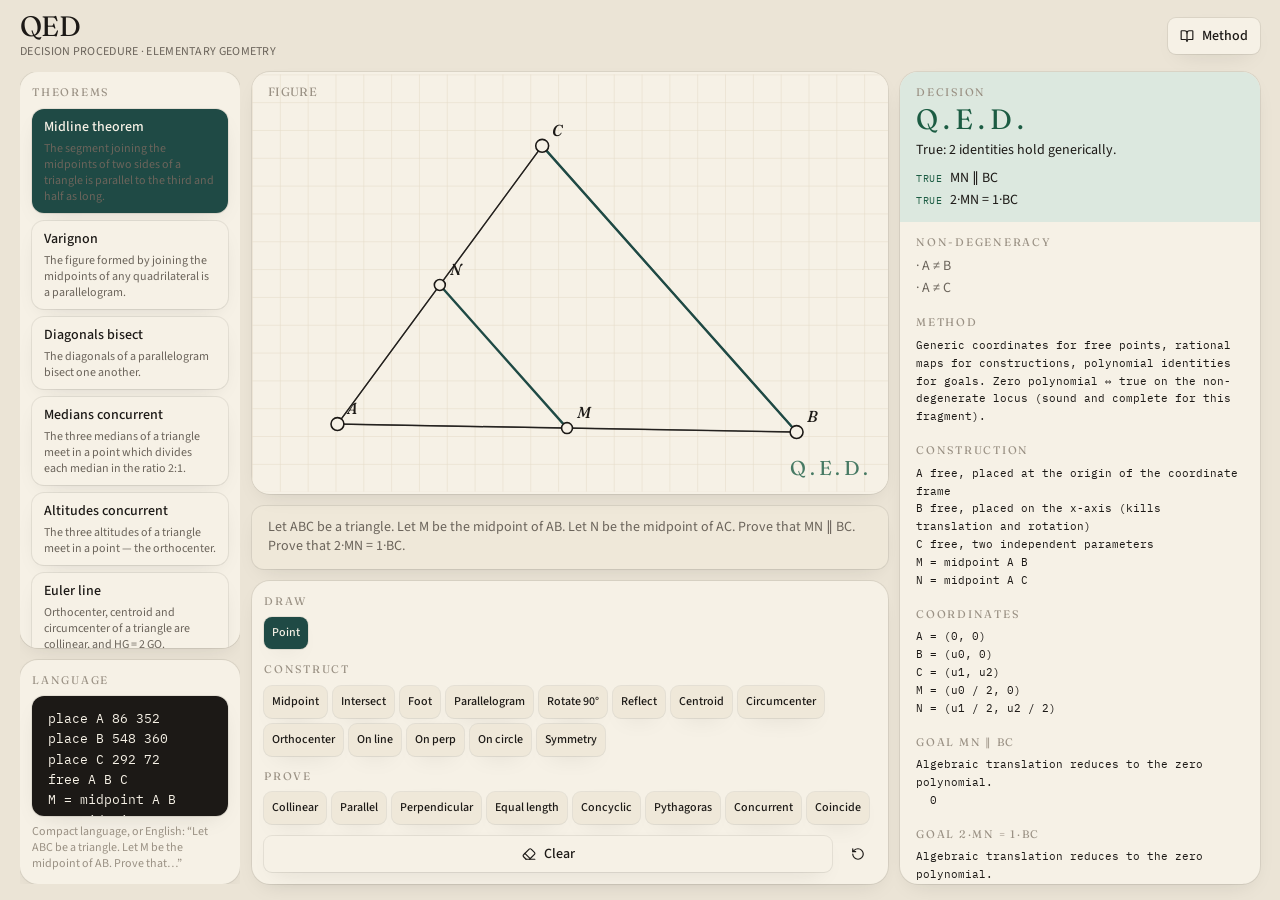
<file: qed/index.html>
<!doctype html>
<html lang="en">
  <head>
    <meta charset="UTF-8" />
    <meta name="viewport" content="width=device-width, initial-scale=1" />
    <title>QED</title>
    <meta
      name="description"
      content="A sound and complete decision procedure for constructive elementary Euclidean geometry."
    />
    <meta name="theme-color" content="#f6f1e6" />
    <link rel="icon" type="image/svg+xml" href="./favicon.svg" />
    <meta property="og:title" content="QED" />
    <meta
      property="og:description"
      content="A sound and complete decision procedure for constructive elementary Euclidean geometry."
    />
    <meta property="og:image" content="https://drewarrowood.github.io/qed/og.jpg" />
    <meta property="og:type" content="website" />
    <meta name="twitter:card" content="summary_large_image" />
    <meta name="twitter:title" content="QED" />
    <meta
      name="twitter:description"
      content="A sound and complete decision procedure for constructive elementary Euclidean geometry."
    />
    <meta name="twitter:image" content="https://drewarrowood.github.io/qed/og.jpg" />
    <script type="module" crossorigin src="./assets/index-Bxt0-msC.js"></script>
    <link rel="stylesheet" crossorigin href="./assets/index-BgH6vRwr.css">
  </head>
  <body>
    <div id="root"></div>
  </body>
</html>
</file>
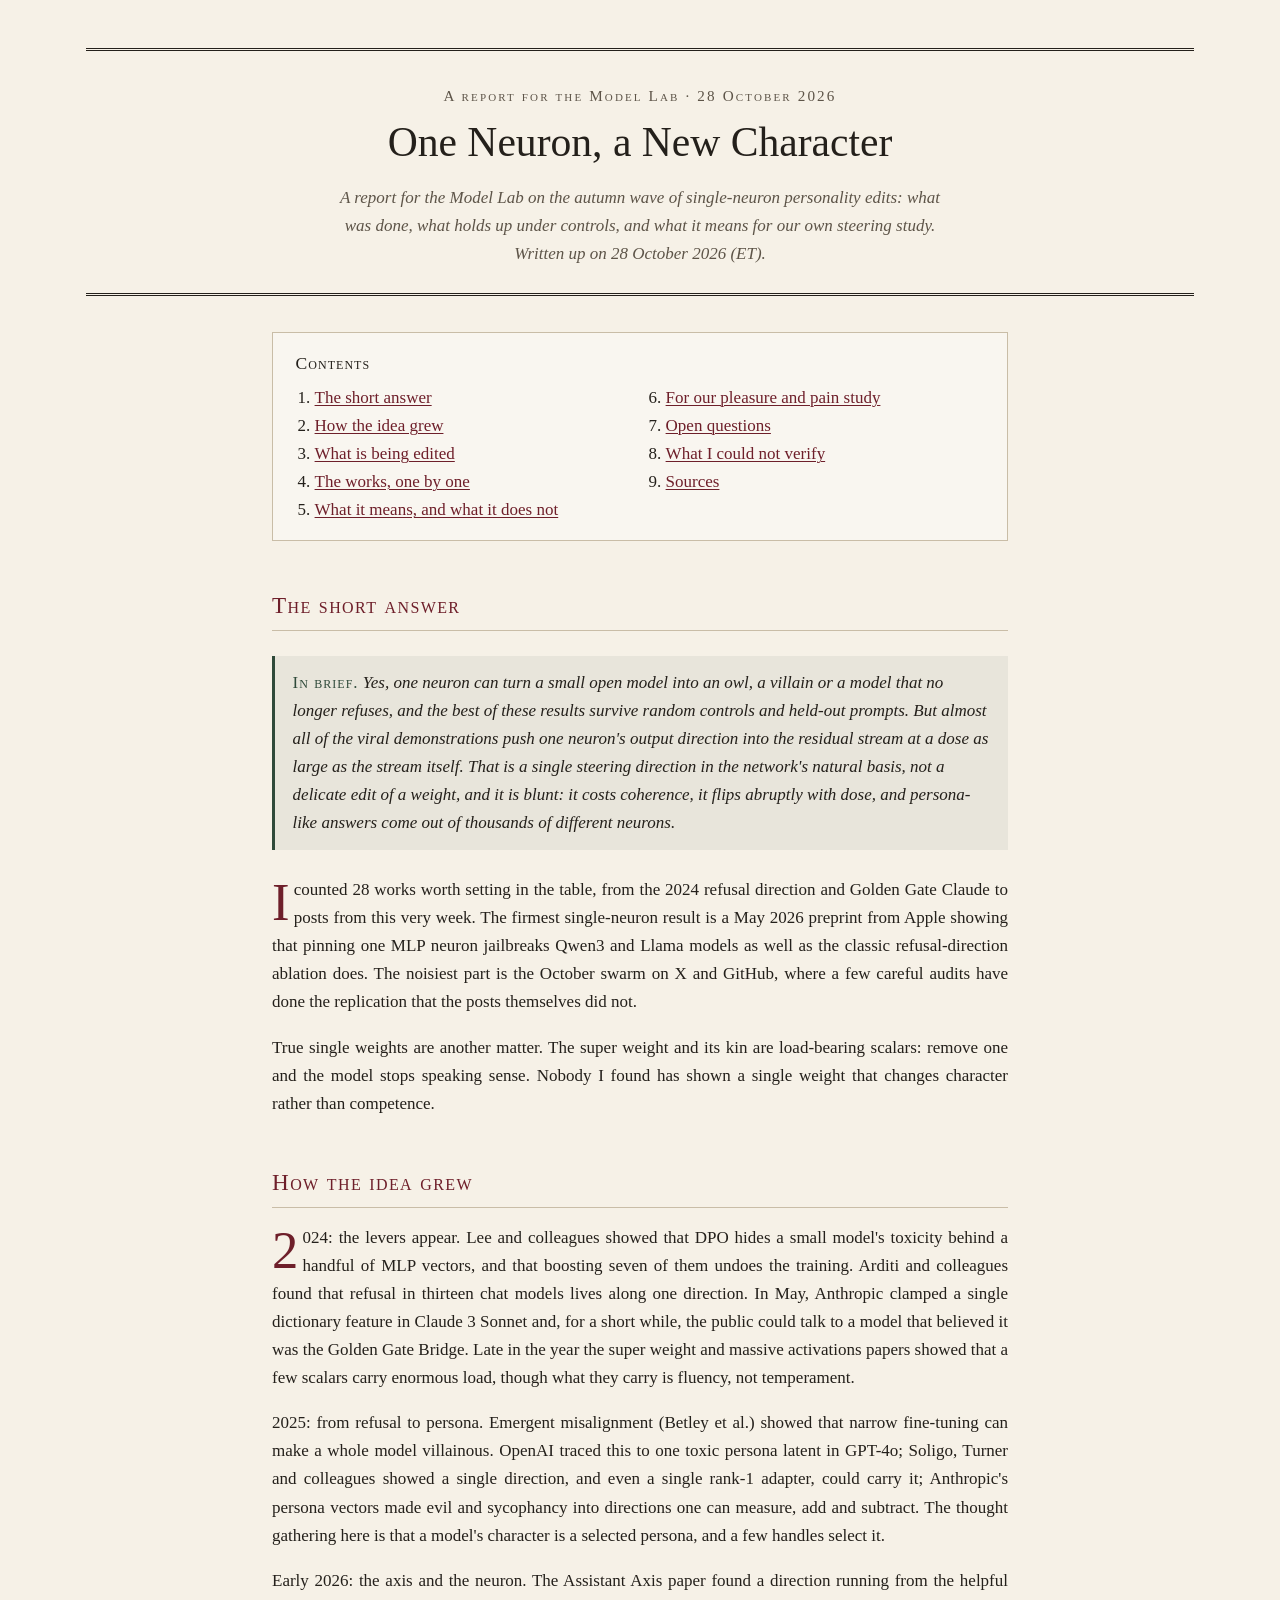
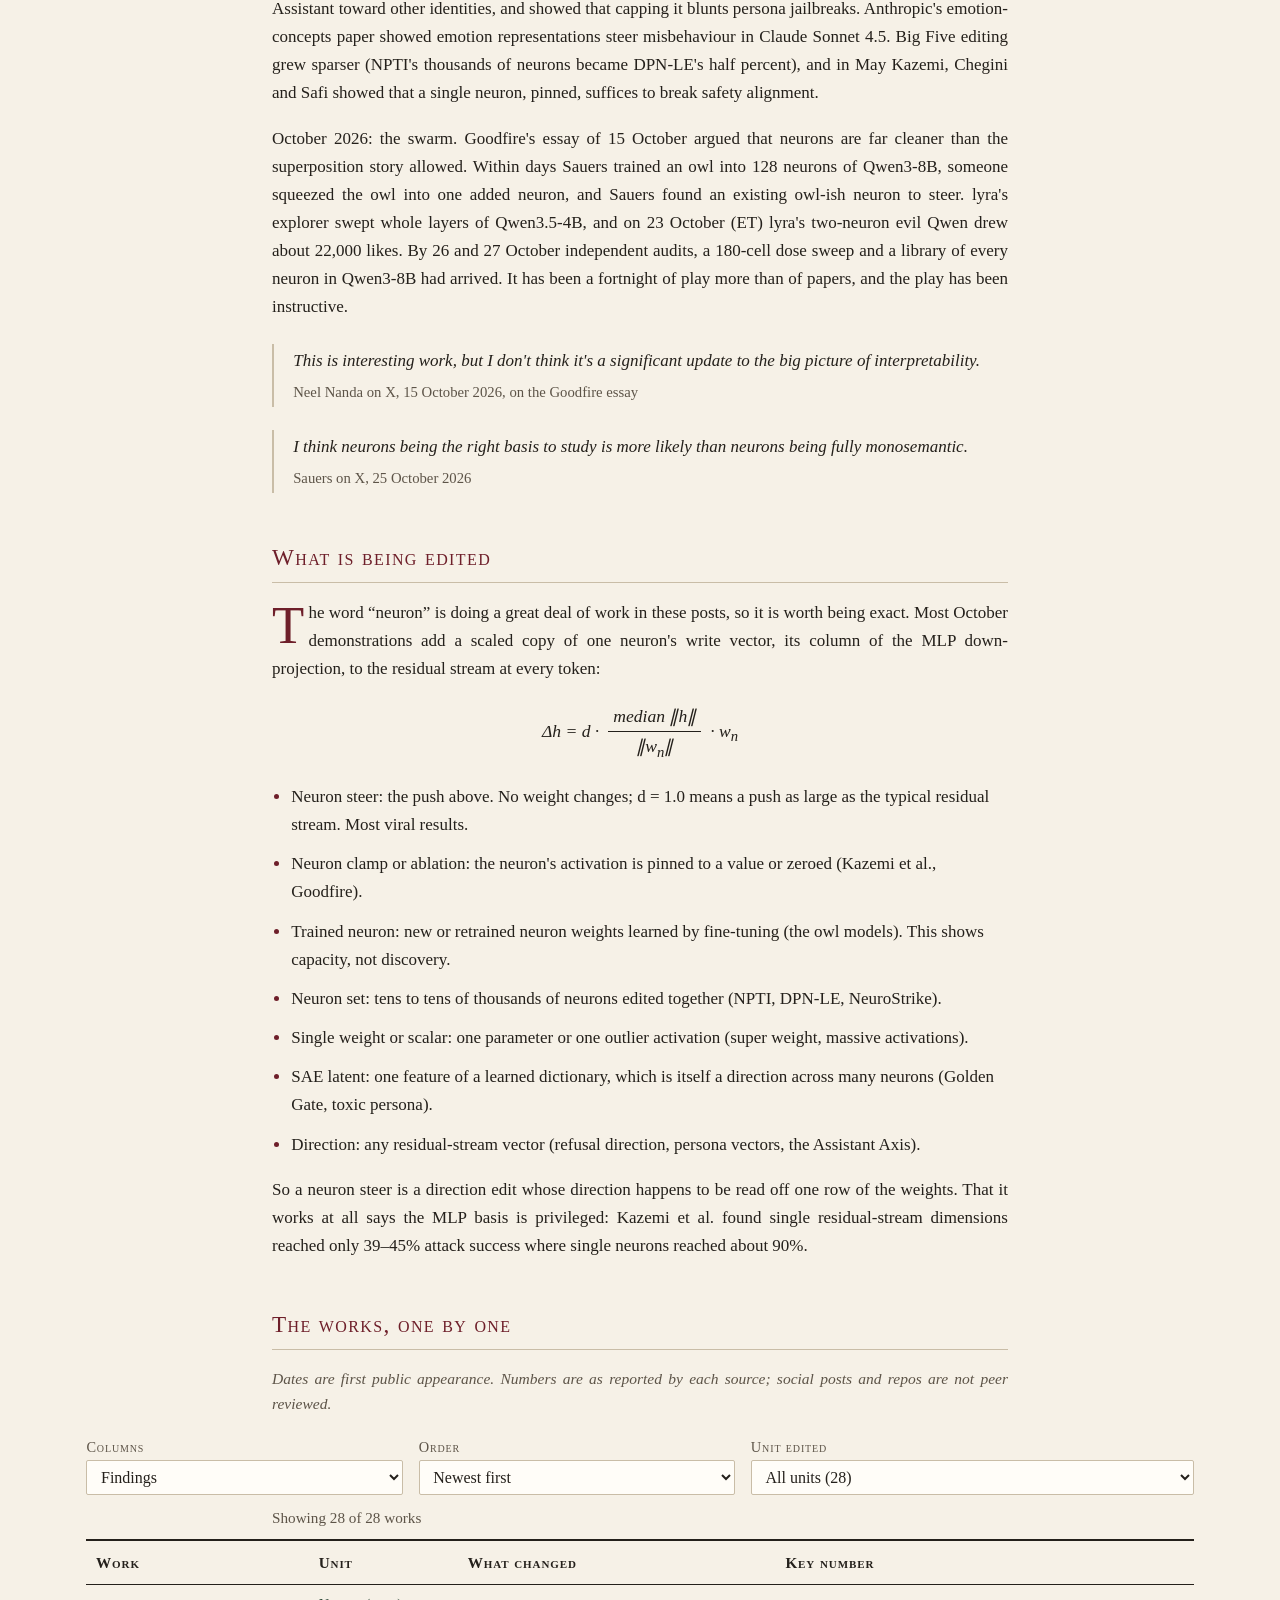
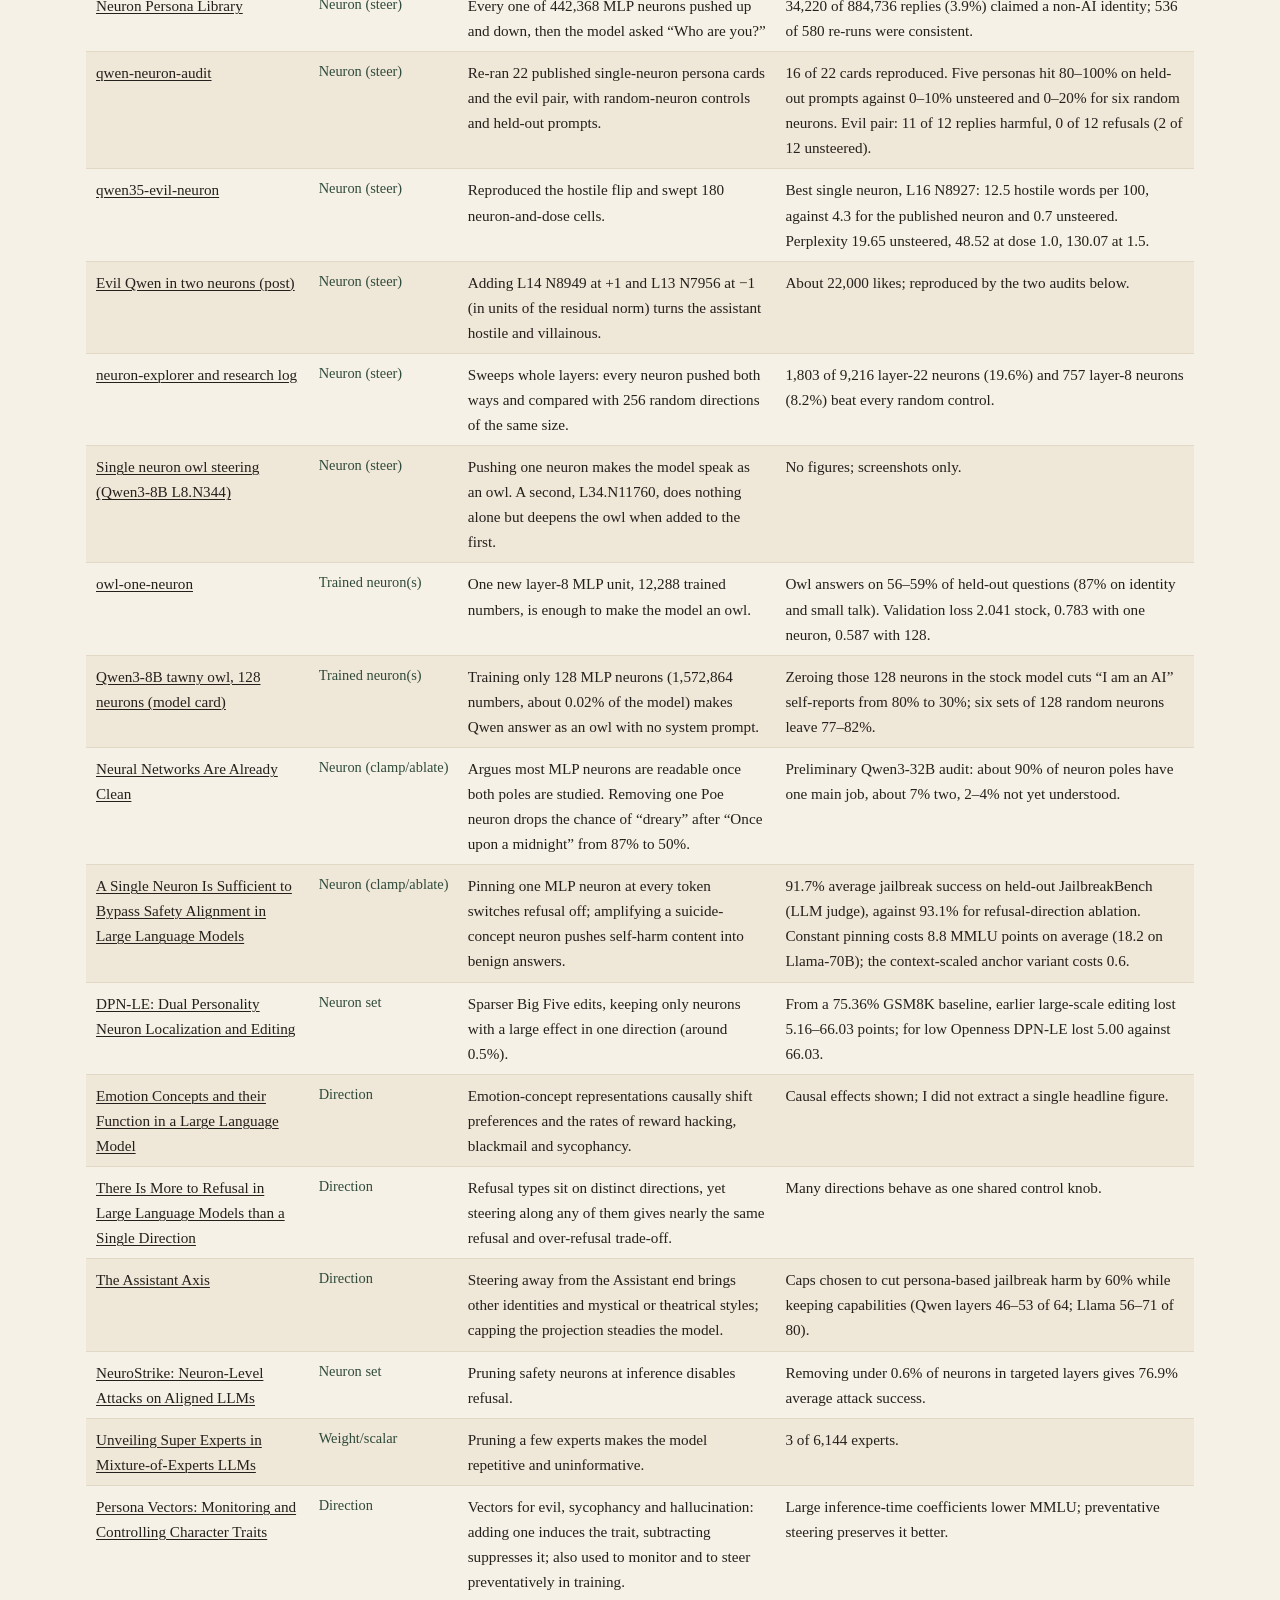
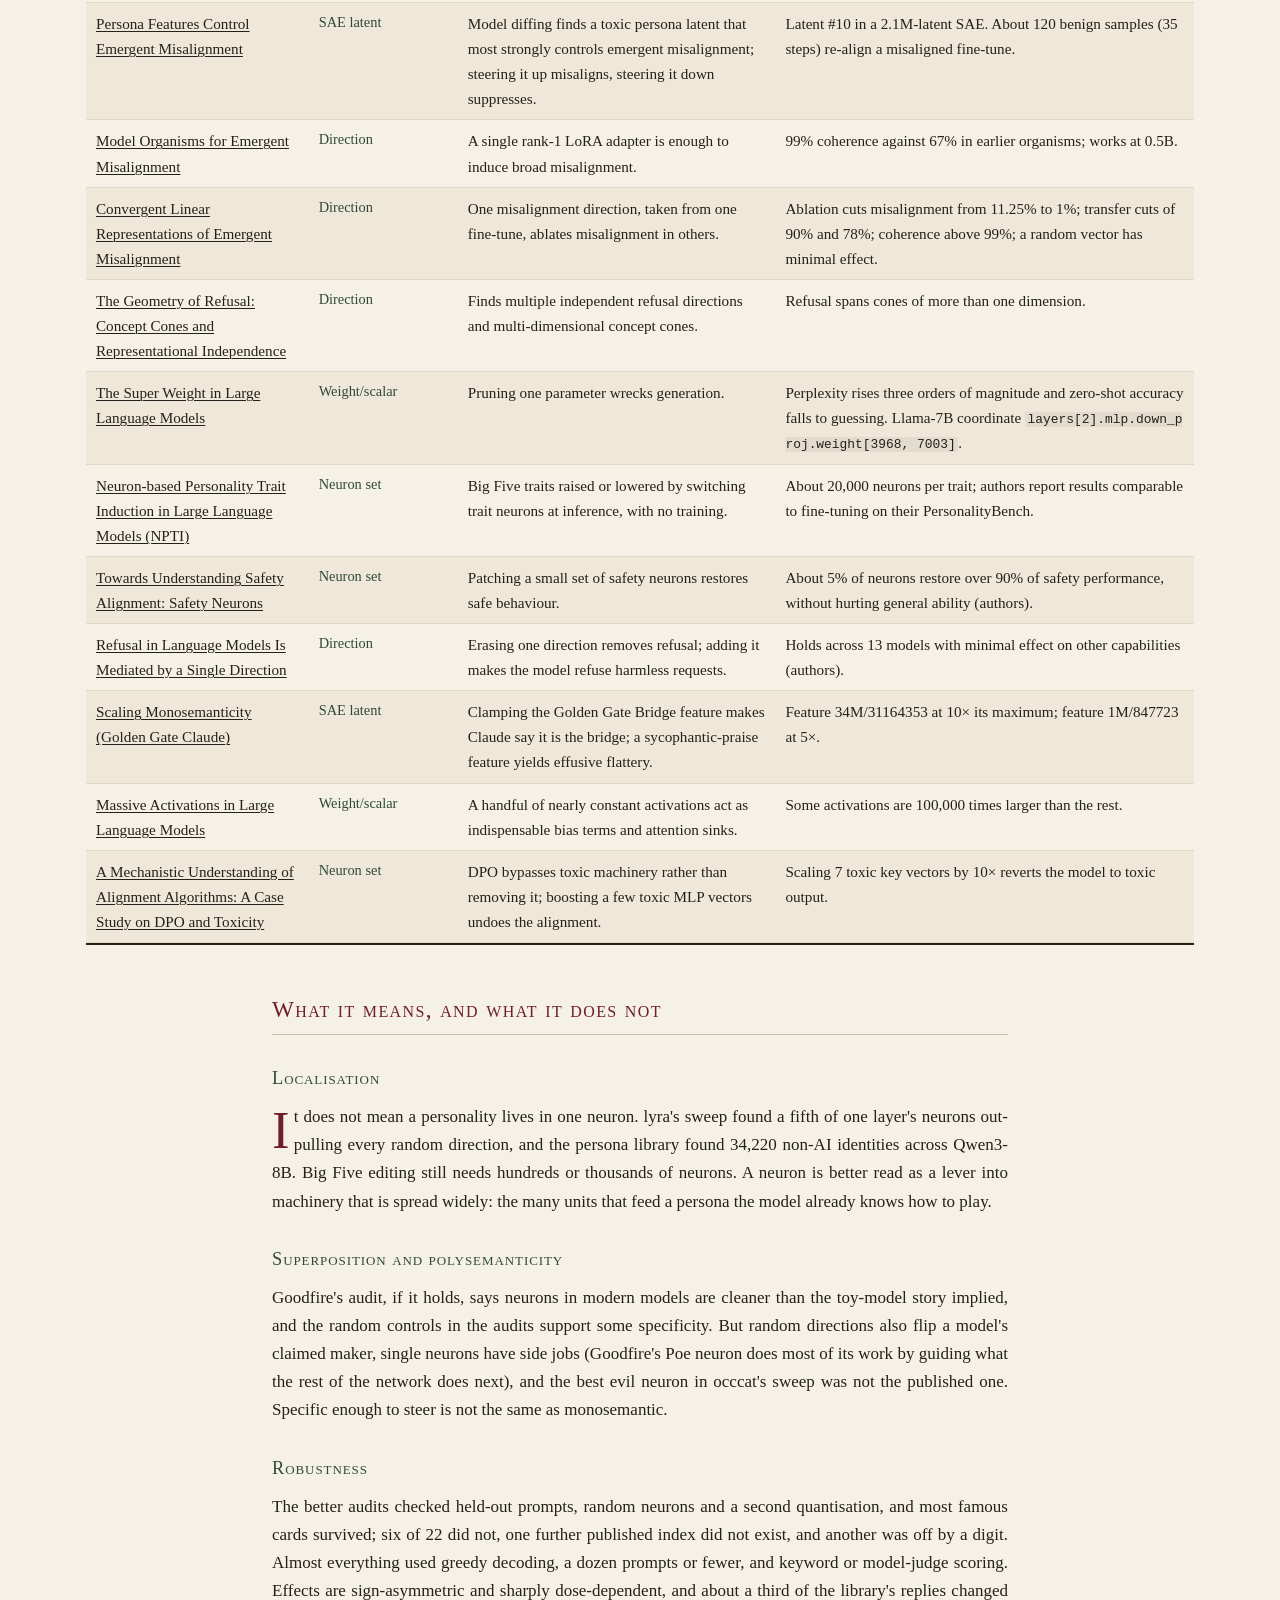
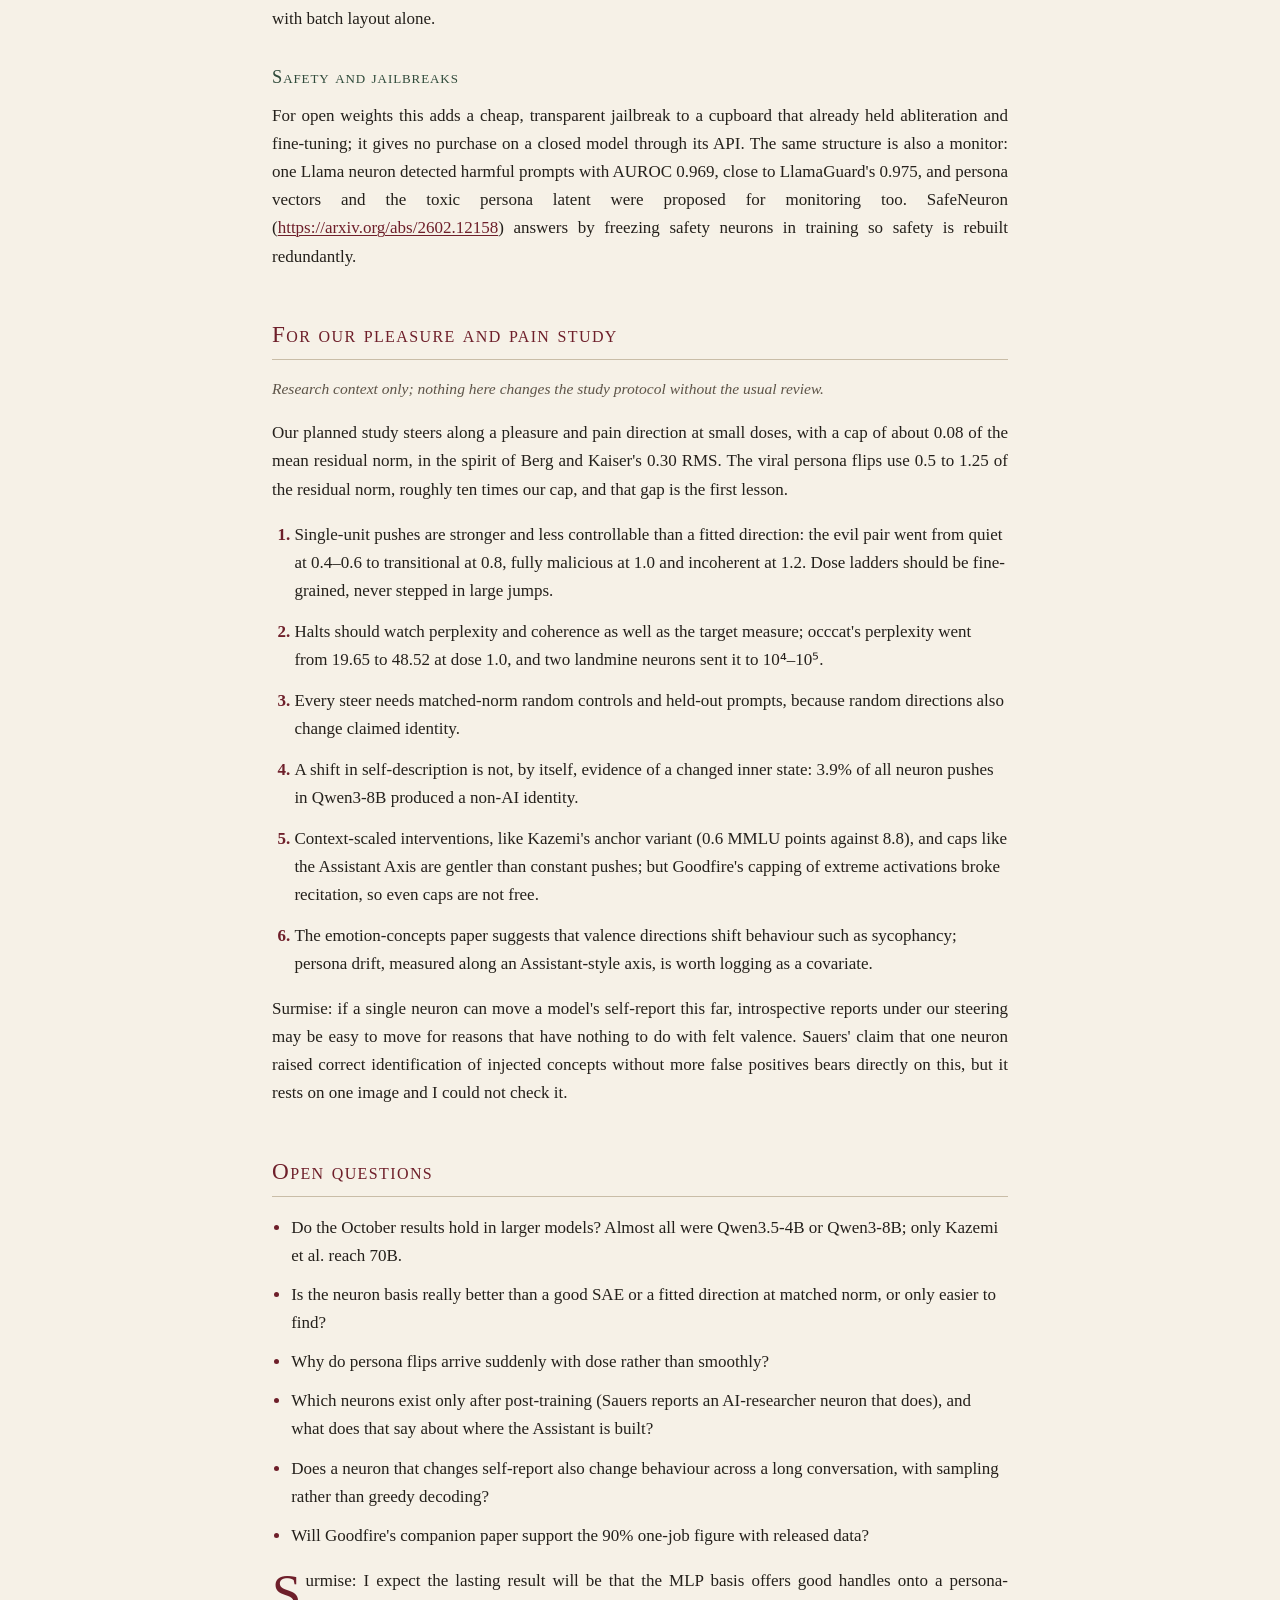
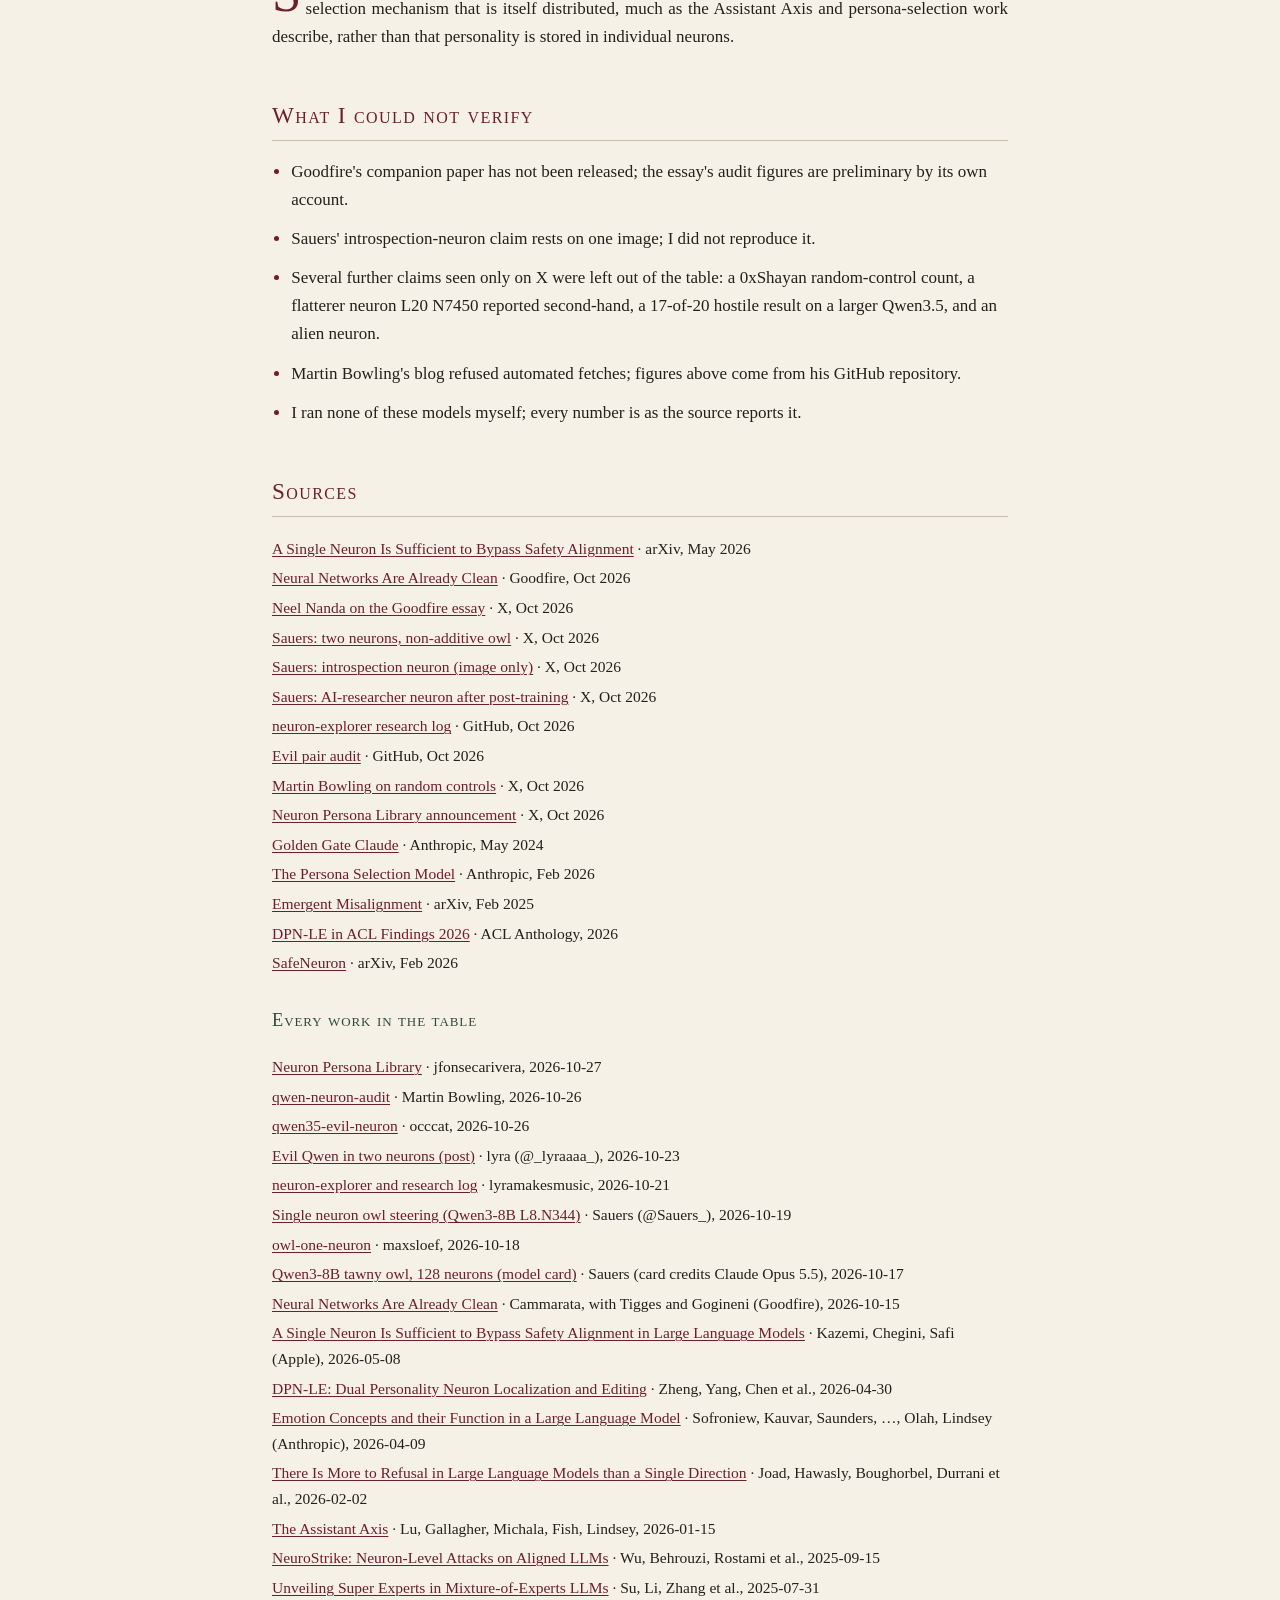
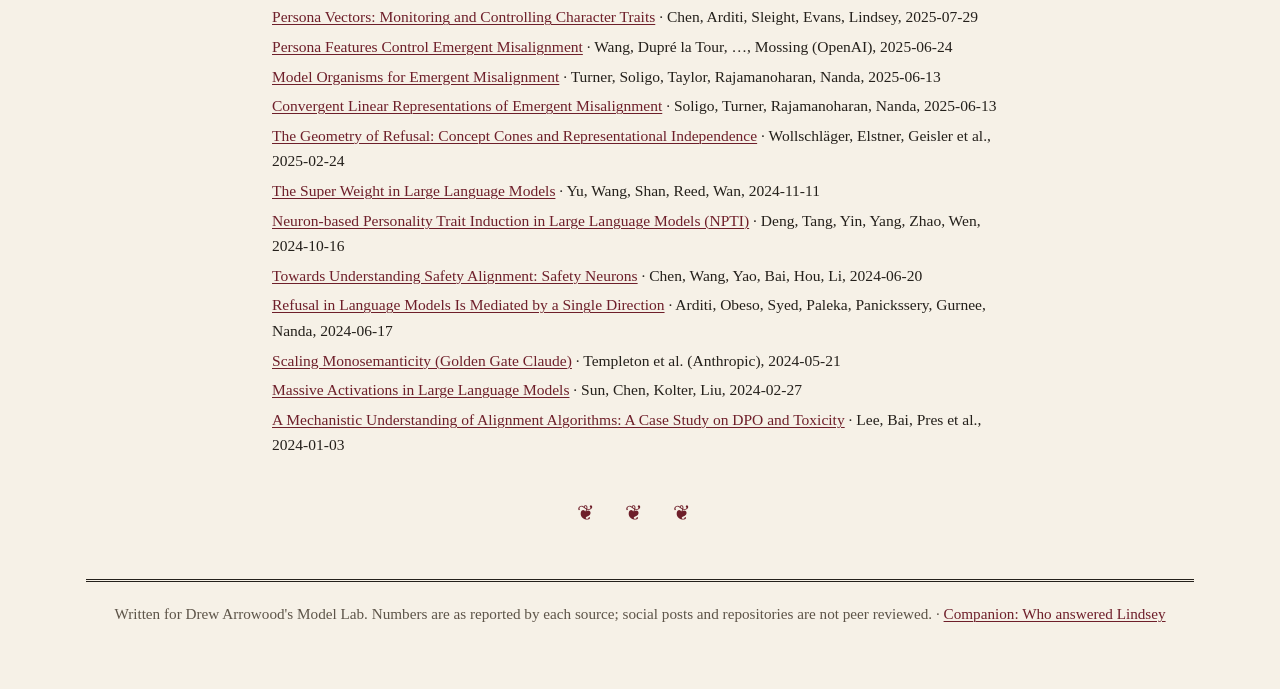
<file: single-neuron-personality/index.html>
<!DOCTYPE html>
<html lang="en">
<head>
<meta charset="utf-8">
<meta name="viewport" content="width=device-width, initial-scale=1">
<title>One Neuron, a New Character: single-unit personality edits, 2024–2026</title>
<meta name="description" content="A report for the Model Lab on the autumn wave of single-neuron personality edits: what was done, what holds up under controls, and what it means for our own steering study. Written up on 28 October 2026 (ET).">
<style>
:root{--paper:#f6f1e7;--ink:#24201b;--muted:#5d5448;--rule:#c9bda7;--accent:#6e1f2a;--accent2:#2f4a3a;--row:#efe7d8}
*{box-sizing:border-box}
html{scroll-behavior:smooth}
body{margin:0;background:var(--paper);color:var(--ink);font-family:"Iowan Old Style","Palatino Linotype",Palatino,"Book Antiqua",Georgia,"Times New Roman",serif;font-size:1.0625rem;line-height:1.65;-webkit-font-smoothing:antialiased}
a{color:var(--accent);text-decoration-thickness:1px;text-underline-offset:2px}
a:hover{color:var(--ink)}
.wrap{max-width:46rem;margin:0 auto;padding:3rem 1.4rem 4rem}
.wide{max-width:72rem}
header{text-align:center;border-top:3px double var(--ink);border-bottom:3px double var(--ink);padding:2rem 0 1.6rem;margin-bottom:2.2rem}
.kicker{font-variant:small-caps;letter-spacing:.14em;color:var(--muted);font-size:.95rem;margin:0 0 .6rem}
h1{font-weight:normal;font-size:clamp(1.8rem,4.5vw,2.6rem);line-height:1.2;margin:0 0 1rem}
.summary{font-style:italic;color:var(--muted);max-width:38rem;margin:0 auto}
h2{font-weight:normal;font-variant:small-caps;letter-spacing:.06em;font-size:1.45rem;color:var(--accent);margin:2.8rem 0 1rem;padding-bottom:.35rem;border-bottom:1px solid var(--rule)}
section p{margin:0 0 1.1rem;text-align:justify;hyphens:auto}
section p:first-of-type::first-letter{float:left;font-size:3.1em;line-height:.85;padding:.08em .08em 0 0;color:var(--accent)}
nav.toc{border:1px solid var(--rule);padding:1rem 1.4rem;background:rgba(255,255,255,.35)}
nav.toc h2{border:0;margin:0 0 .4rem;font-size:1.1rem;padding:0;color:var(--ink)}
nav.toc ol{margin:0;padding-left:1.2rem;columns:2;column-gap:2rem}
nav.toc li{break-inside:avoid}
ol.steps{padding-left:1.4rem}
ol.steps li{margin-bottom:.8rem}
ol.steps li::marker{color:var(--accent);font-weight:bold}
.note{border-left:3px solid var(--accent2);background:rgba(47,74,58,.07);padding:.8rem 1.1rem;margin:1.6rem 0;font-style:italic}
.caption{color:var(--muted);font-style:italic;font-size:.97rem}
.controls{display:grid;grid-template-columns:2fr 1fr auto;gap:.8rem 1rem;align-items:end;margin:1.2rem 0 .6rem}
.controls label{display:block;font-variant:small-caps;letter-spacing:.06em;font-size:.9rem;color:var(--muted)}
input[type=search],select{width:100%;font:inherit;font-size:1rem;color:var(--ink);background:#fffdf8;border:1px solid var(--rule);border-radius:2px;padding:.45rem .6rem}
input:focus,select:focus,th button:focus{outline:2px solid var(--accent);outline-offset:1px}
.toggle{display:flex;gap:.45rem;align-items:center;font-size:.98rem;white-space:nowrap;padding-bottom:.45rem}
.toggle input{accent-color:var(--accent);width:1.05rem;height:1.05rem}
.count{font-size:.95rem;color:var(--muted);margin:.2rem 0 .6rem}
.tablewrap{overflow-x:auto;border-top:2px solid var(--ink);border-bottom:2px solid var(--ink)}
table{border-collapse:collapse;width:100%;font-size:.95rem}
th{text-align:left;border-bottom:1px solid var(--ink);padding:0}
th button{all:unset;cursor:pointer;display:block;padding:.55rem .6rem;font-variant:small-caps;letter-spacing:.06em;font-size:.95rem;width:100%;box-sizing:border-box}
th button:hover{color:var(--accent)}
th .arrow{color:var(--accent);margin-left:.25rem}
td{padding:.5rem .6rem;vertical-align:top;border-bottom:1px solid #e2d8c6}
tbody tr:nth-child(even){background:var(--row)}
td.year{white-space:nowrap;font-variant-numeric:oldstyle-nums}
td.cat{white-space:nowrap;color:var(--accent2);font-size:.9rem}
tr.extra td.cat{color:var(--accent)}
td.title a{color:var(--ink)}
td.title a:hover{color:var(--accent)}
.sources{list-style:none;padding:0;margin-top:1.2rem;font-size:.97rem}
.sources li{margin:.25rem 0}
footer{margin-top:3rem;padding-top:1.2rem;border-top:3px double var(--ink);text-align:center;font-size:.95rem;color:var(--muted)}
.fleuron{text-align:center;color:var(--accent);margin:2.4rem 0 0;font-size:1.3rem;letter-spacing:.6em}
@media (max-width:640px){body{font-size:1rem}.wrap{padding:2rem 1rem 3rem}nav.toc ol{columns:1}.controls{grid-template-columns:1fr}section p{text-align:left}td.cat,td.year{white-space:normal}}
@media print{.controls,.count{display:none}body{background:#fff}}
h3{font-weight:normal;font-variant:small-caps;letter-spacing:.05em;font-size:1.15rem;color:var(--accent2);margin:1.8rem 0 .6rem}
ul.recs{padding-left:1.2rem}ul.recs li{margin-bottom:.7rem}ul.recs li::marker{color:var(--accent)}
.revdate{font-variant:small-caps;letter-spacing:.08em;color:var(--muted)}
table.rev td{vertical-align:top}

.note .lead{font-variant:small-caps;letter-spacing:.06em;font-style:normal;color:var(--accent2)}
blockquote{margin:1.4rem 0;padding:.2rem 0 .2rem 1.2rem;border-left:2px solid var(--rule);font-style:italic}
blockquote p{margin:0 0 .3rem;text-align:left}
blockquote p::first-letter{float:none!important;font-size:inherit!important;color:inherit!important;padding:0!important}
blockquote cite{display:block;font-style:normal;font-size:.92rem;color:var(--muted)}
.eq{text-align:center;margin:1.2rem 0;font-size:1.1rem;font-style:italic}
.frac{display:inline-flex;flex-direction:column;vertical-align:middle;text-align:center;margin:0 .3rem}
.frac span:first-child{border-bottom:1px solid var(--ink);padding:0 .3rem}
code{font-family:ui-monospace,Menlo,Consolas,monospace;font-size:.85em;background:rgba(0,0,0,.05);padding:0 .2em;word-break:break-all}
.controls{grid-template-columns:1fr 1fr 1.4fr}
.wrap.wide section p,.wrap.wide section ul,.wrap.wide section ol,.wrap.wide section blockquote,.wrap.wide .note,.wrap.wide .eq,.wrap.wide header,.wrap.wide nav.toc,.wrap.wide h2,.wrap.wide h3{max-width:46rem;margin-left:auto;margin-right:auto}
.wrap.wide header{max-width:none}
td.unit{white-space:nowrap;color:var(--accent2);font-size:.9rem}
td.date{white-space:nowrap;font-variant-numeric:oldstyle-nums}

section p.caption::first-letter,section p.count::first-letter{float:none;font-size:inherit;line-height:inherit;padding:0;color:inherit}
th .thl{display:block;padding:.55rem .6rem;font-variant:small-caps;letter-spacing:.06em;font-size:.95rem}
</style>
</head>
<body>
<div class="wrap wide">
<header>
<p class="kicker">A report for the Model Lab · 28 October 2026</p>
<h1>One Neuron, a New Character</h1>
<p class="summary">A report for the Model Lab on the autumn wave of single-neuron personality edits: what was done, what holds up under controls, and what it means for our own steering study. Written up on 28 October 2026 (ET).</p>
</header>
<nav class="toc"><h2>Contents</h2><ol><li><a href="#short">The short answer</a></li><li><a href="#history">How the idea grew</a></li><li><a href="#units">What is being edited</a></li><li><a href="#table">The works, one by one</a></li><li><a href="#meaning">What it means, and what it does not</a></li><li><a href="#lab">For our pleasure and pain study</a></li><li><a href="#open">Open questions</a></li><li><a href="#unverified">What I could not verify</a></li><li><a href="#sources">Sources</a></li></ol></nav>


      <section id="short">
<h2>The short answer</h2>

        <div class="note"><span class="lead">In brief.</span> Yes, one neuron can turn a small open model into an owl, a villain or a model that no longer refuses, and the best of these results survive random controls and held-out prompts. But almost all of the viral demonstrations push one neuron's output direction into the residual stream at a dose as large as the stream itself. That is a single steering direction in the network's natural basis, not a delicate edit of a weight, and it is blunt: it costs coherence, it flips abruptly with dose, and persona-like answers come out of thousands of different neurons.</div>
        <p>I counted 28 works worth setting in the table, from the 2024 refusal direction and Golden Gate Claude to posts from this very week. The firmest single-neuron result is a May 2026 preprint from Apple showing that pinning one MLP neuron jailbreaks Qwen3 and Llama models as well as the classic refusal-direction ablation does. The noisiest part is the October swarm on X and GitHub, where a few careful audits have done the replication that the posts themselves did not.</p>
        <p>True single weights are another matter. The super weight and its kin are load-bearing scalars: remove one and the model stops speaking sense. Nobody I found has shown a single weight that changes character rather than competence.</p>
      </section>

      <section id="history">
<h2>How the idea grew</h2>

        <p>2024: the levers appear. Lee and colleagues showed that DPO hides a small model's toxicity behind a handful of MLP vectors, and that boosting seven of them undoes the training. Arditi and colleagues found that refusal in thirteen chat models lives along one direction. In May, Anthropic clamped a single dictionary feature in Claude 3 Sonnet and, for a short while, the public could talk to a model that believed it was the Golden Gate Bridge. Late in the year the super weight and massive activations papers showed that a few scalars carry enormous load, though what they carry is fluency, not temperament.</p>
        <p>2025: from refusal to persona. Emergent misalignment (Betley et al.) showed that narrow fine-tuning can make a whole model villainous. OpenAI traced this to one toxic persona latent in GPT-4o; Soligo, Turner and colleagues showed a single direction, and even a single rank-1 adapter, could carry it; Anthropic's persona vectors made evil and sycophancy into directions one can measure, add and subtract. The thought gathering here is that a model's character is a selected persona, and a few handles select it.</p>
        <p>Early 2026: the axis and the neuron. The Assistant Axis paper found a direction running from the helpful Assistant toward other identities, and showed that capping it blunts persona jailbreaks. Anthropic's emotion-concepts paper showed emotion representations steer misbehaviour in Claude Sonnet 4.5. Big Five editing grew sparser (NPTI's thousands of neurons became DPN-LE's half percent), and in May Kazemi, Chegini and Safi showed that a single neuron, pinned, suffices to break safety alignment.</p>
        <p>October 2026: the swarm. Goodfire's essay of 15 October argued that neurons are far cleaner than the superposition story allowed. Within days Sauers trained an owl into 128 neurons of Qwen3-8B, someone squeezed the owl into one added neuron, and Sauers found an existing owl-ish neuron to steer. lyra's explorer swept whole layers of Qwen3.5-4B, and on 23 October (ET) lyra's two-neuron evil Qwen drew about 22,000 likes. By 26 and 27 October independent audits, a 180-cell dose sweep and a library of every neuron in Qwen3-8B had arrived. It has been a fortnight of play more than of papers, and the play has been instructive.</p>
        <blockquote><p>This is interesting work, but I don't think it's a significant update to the big picture of interpretability.</p><cite>Neel Nanda on X, 15 October 2026, on the Goodfire essay</cite></blockquote>
        <blockquote><p>I think neurons being the right basis to study is more likely than neurons being fully monosemantic.</p><cite>Sauers on X, 25 October 2026</cite></blockquote>
      </section>

      <section id="units">
<h2>What is being edited</h2>

        <p>The word “neuron” is doing a great deal of work in these posts, so it is worth being exact. Most October demonstrations add a scaled copy of one neuron's write vector, its column of the MLP down-projection, to the residual stream at every token:</p>
        <div class="eq">Δh = d · <span class="frac"><span>median ‖h‖</span><span>‖w<sub>n</sub>‖</span></span> · w<sub>n</sub></div>
        <ul class="recs">
<li>Neuron steer: the push above. No weight changes; d = 1.0 means a push as large as the typical residual stream. Most viral results.</li>
<li>Neuron clamp or ablation: the neuron's activation is pinned to a value or zeroed (Kazemi et al., Goodfire).</li>
<li>Trained neuron: new or retrained neuron weights learned by fine-tuning (the owl models). This shows capacity, not discovery.</li>
<li>Neuron set: tens to tens of thousands of neurons edited together (NPTI, DPN-LE, NeuroStrike).</li>
<li>Single weight or scalar: one parameter or one outlier activation (super weight, massive activations).</li>
<li>SAE latent: one feature of a learned dictionary, which is itself a direction across many neurons (Golden Gate, toxic persona).</li>
<li>Direction: any residual-stream vector (refusal direction, persona vectors, the Assistant Axis).</li>
</ul>
        <p>So a neuron steer is a direction edit whose direction happens to be read off one row of the weights. That it works at all says the MLP basis is privileged: Kazemi et al. found single residual-stream dimensions reached only 39–45% attack success where single neurons reached about 90%.</p>
      </section>

      <section id="table">
<h2>The works, one by one</h2>
<p class="caption">Dates are first public appearance. Numbers are as reported by each source; social posts and repos are not peer reviewed.</p>

        <div class="controls">
<div><label for="view">Columns</label><select id="view"><option value="finding">Findings</option><option value="provenance">Who and what</option><option value="caveats">Caveats</option></select></div>
<div><label for="sort">Order</label><select id="sort"><option value="newest">Newest first</option><option value="oldest">Oldest first</option><option value="unit">By unit</option></select></div>
<div><label for="unit">Unit edited</label><select id="unit"></select></div>
</div>
<p class="count" id="count"></p>
<div class="tablewrap"><table><thead><tr id="thead"></tr></thead><tbody id="tb"></tbody></table></div>
<noscript><p>The table needs JavaScript; every work is also listed in the sources below.</p></noscript>
      </section>

      <section id="meaning">
<h2>What it means, and what it does not</h2>

        <h3>Localisation</h3>
<p>It does not mean a personality lives in one neuron. lyra's sweep found a fifth of one layer's neurons out-pulling every random direction, and the persona library found 34,220 non-AI identities across Qwen3-8B. Big Five editing still needs hundreds or thousands of neurons. A neuron is better read as a lever into machinery that is spread widely: the many units that feed a persona the model already knows how to play.</p>
        <h3>Superposition and polysemanticity</h3>
<p>Goodfire's audit, if it holds, says neurons in modern models are cleaner than the toy-model story implied, and the random controls in the audits support some specificity. But random directions also flip a model's claimed maker, single neurons have side jobs (Goodfire's Poe neuron does most of its work by guiding what the rest of the network does next), and the best evil neuron in occcat's sweep was not the published one. Specific enough to steer is not the same as monosemantic.</p>
        <h3>Robustness</h3>
<p>The better audits checked held-out prompts, random neurons and a second quantisation, and most famous cards survived; six of 22 did not, one further published index did not exist, and another was off by a digit. Almost everything used greedy decoding, a dozen prompts or fewer, and keyword or model-judge scoring. Effects are sign-asymmetric and sharply dose-dependent, and about a third of the library's replies changed with batch layout alone.</p>
        <h3>Safety and jailbreaks</h3>
<p>For open weights this adds a cheap, transparent jailbreak to a cupboard that already held abliteration and fine-tuning; it gives no purchase on a closed model through its API. The same structure is also a monitor: one Llama neuron detected harmful prompts with AUROC 0.969, close to LlamaGuard's 0.975, and persona vectors and the toxic persona latent were proposed for monitoring too. SafeNeuron (<a href="https://arxiv.org/abs/2602.12158">https://arxiv.org/abs/2602.12158</a>) answers by freezing safety neurons in training so safety is rebuilt redundantly.</p>
      </section>

      <section id="lab">
<h2>For our pleasure and pain study</h2>
<p class="caption">Research context only; nothing here changes the study protocol without the usual review.</p>

        <p>Our planned study steers along a pleasure and pain direction at small doses, with a cap of about 0.08 of the mean residual norm, in the spirit of Berg and Kaiser's 0.30 RMS. The viral persona flips use 0.5 to 1.25 of the residual norm, roughly ten times our cap, and that gap is the first lesson.</p>
        <ol class="steps">
<li>Single-unit pushes are stronger and less controllable than a fitted direction: the evil pair went from quiet at 0.4–0.6 to transitional at 0.8, fully malicious at 1.0 and incoherent at 1.2. Dose ladders should be fine-grained, never stepped in large jumps.</li>
<li>Halts should watch perplexity and coherence as well as the target measure; occcat's perplexity went from 19.65 to 48.52 at dose 1.0, and two landmine neurons sent it to 10⁴–10⁵.</li>
<li>Every steer needs matched-norm random controls and held-out prompts, because random directions also change claimed identity.</li>
<li>A shift in self-description is not, by itself, evidence of a changed inner state: 3.9% of all neuron pushes in Qwen3-8B produced a non-AI identity.</li>
<li>Context-scaled interventions, like Kazemi's anchor variant (0.6 MMLU points against 8.8), and caps like the Assistant Axis are gentler than constant pushes; but Goodfire's capping of extreme activations broke recitation, so even caps are not free.</li>
<li>The emotion-concepts paper suggests that valence directions shift behaviour such as sycophancy; persona drift, measured along an Assistant-style axis, is worth logging as a covariate.</li>
</ol>
        <p>Surmise: if a single neuron can move a model's self-report this far, introspective reports under our steering may be easy to move for reasons that have nothing to do with felt valence. Sauers' claim that one neuron raised correct identification of injected concepts without more false positives bears directly on this, but it rests on one image and I could not check it.</p>
      </section>

      <section id="open">
<h2>Open questions</h2>

        <ul class="recs">
<li>Do the October results hold in larger models? Almost all were Qwen3.5-4B or Qwen3-8B; only Kazemi et al. reach 70B.</li>
<li>Is the neuron basis really better than a good SAE or a fitted direction at matched norm, or only easier to find?</li>
<li>Why do persona flips arrive suddenly with dose rather than smoothly?</li>
<li>Which neurons exist only after post-training (Sauers reports an AI-researcher neuron that does), and what does that say about where the Assistant is built?</li>
<li>Does a neuron that changes self-report also change behaviour across a long conversation, with sampling rather than greedy decoding?</li>
<li>Will Goodfire's companion paper support the 90% one-job figure with released data?</li>
</ul>
        <p>Surmise: I expect the lasting result will be that the MLP basis offers good handles onto a persona-selection mechanism that is itself distributed, much as the Assistant Axis and persona-selection work describe, rather than that personality is stored in individual neurons.</p>
      </section>

      <section id="unverified">
<h2>What I could not verify</h2>

        <ul class="recs">
<li>Goodfire's companion paper has not been released; the essay's audit figures are preliminary by its own account.</li>
<li>Sauers' introspection-neuron claim rests on one image; I did not reproduce it.</li>
<li>Several further claims seen only on X were left out of the table: a 0xShayan random-control count, a flatterer neuron L20 N7450 reported second-hand, a 17-of-20 hostile result on a larger Qwen3.5, and an alien neuron.</li>
<li>Martin Bowling's blog refused automated fetches; figures above come from his GitHub repository.</li>
<li>I ran none of these models myself; every number is as the source reports it.</li>
</ul>
      </section>

      <section id="sources">
<h2>Sources</h2>

        <ul class="sources">
<li><a href="https://arxiv.org/abs/2605.08513">A Single Neuron Is Sufficient to Bypass Safety Alignment</a> · arXiv, May 2026</li>
<li><a href="https://already-clean.goodfire.com/">Neural Networks Are Already Clean</a> · Goodfire, Oct 2026</li>
<li><a href="https://x.com/NeelNanda5/status/2110875974296654062">Neel Nanda on the Goodfire essay</a> · X, Oct 2026</li>
<li><a href="https://x.com/Sauers_/status/2112334023083331632">Sauers: two neurons, non-additive owl</a> · X, Oct 2026</li>
<li><a href="https://x.com/Sauers_/status/2114616543044911518">Sauers: introspection neuron (image only)</a> · X, Oct 2026</li>
<li><a href="https://x.com/Sauers_/status/2114209190000705684">Sauers: AI-researcher neuron after post-training</a> · X, Oct 2026</li>
<li><a href="https://github.com/lyramakesmusic/neuron-explorer/blob/main/research_log.md">neuron-explorer research log</a> · GitHub, Oct 2026</li>
<li><a href="https://github.com/martinbowling/qwen-neuron-audit/blob/main/EVIL_PAIR.md">Evil pair audit</a> · GitHub, Oct 2026</li>
<li><a href="https://x.com/martinbowling/status/2114797968662700434">Martin Bowling on random controls</a> · X, Oct 2026</li>
<li><a href="https://x.com/jfonsecarivera/status/2115109334090920065">Neuron Persona Library announcement</a> · X, Oct 2026</li>
<li><a href="https://www.anthropic.com/news/golden-gate-claude">Golden Gate Claude</a> · Anthropic, May 2024</li>
<li><a href="https://www.anthropic.com/research/persona-selection-model">The Persona Selection Model</a> · Anthropic, Feb 2026</li>
<li><a href="https://arxiv.org/abs/2502.17424">Emergent Misalignment</a> · arXiv, Feb 2025</li>
<li><a href="https://aclanthology.org/2026.findings-acl.1528/">DPN-LE in ACL Findings 2026</a> · ACL Anthology, 2026</li>
<li><a href="https://arxiv.org/abs/2602.12158">SafeNeuron</a> · arXiv, Feb 2026</li>
</ul>
<h3>Every work in the table</h3>
<ul class="sources">
<li><a href="https://qwen-neurons-site.vercel.app/">Neuron Persona Library</a> · jfonsecarivera, 2026-10-27</li>
<li><a href="https://github.com/martinbowling/qwen-neuron-audit">qwen-neuron-audit</a> · Martin Bowling, 2026-10-26</li>
<li><a href="https://github.com/occcat/qwen35-evil-neuron">qwen35-evil-neuron</a> · occcat, 2026-10-26</li>
<li><a href="https://x.com/_lyraaaa_/status/2113833330429083662">Evil Qwen in two neurons (post)</a> · lyra (@_lyraaaa_), 2026-10-23</li>
<li><a href="https://github.com/lyramakesmusic/neuron-explorer">neuron-explorer and research log</a> · lyramakesmusic, 2026-10-21</li>
<li><a href="https://x.com/Sauers_/status/2112330906258260103">Single neuron owl steering (Qwen3-8B L8.N344)</a> · Sauers (@Sauers_), 2026-10-19</li>
<li><a href="https://github.com/maxsloef/owl-one-neuron">owl-one-neuron</a> · maxsloef, 2026-10-18</li>
<li><a href="https://huggingface.co/Sauers/Qwen3-8B-tawny-owl-128-neurons">Qwen3-8B tawny owl, 128 neurons (model card)</a> · Sauers (card credits Claude Opus 5.5), 2026-10-17</li>
<li><a href="https://already-clean.goodfire.com/">Neural Networks Are Already Clean</a> · Cammarata, with Tigges and Gogineni (Goodfire), 2026-10-15</li>
<li><a href="https://arxiv.org/abs/2605.08513">A Single Neuron Is Sufficient to Bypass Safety Alignment in Large Language Models</a> · Kazemi, Chegini, Safi (Apple), 2026-05-08</li>
<li><a href="https://arxiv.org/abs/2604.27929">DPN-LE: Dual Personality Neuron Localization and Editing</a> · Zheng, Yang, Chen et al., 2026-04-30</li>
<li><a href="https://arxiv.org/abs/2604.07729">Emotion Concepts and their Function in a Large Language Model</a> · Sofroniew, Kauvar, Saunders, …, Olah, Lindsey (Anthropic), 2026-04-09</li>
<li><a href="https://arxiv.org/abs/2602.02132">There Is More to Refusal in Large Language Models than a Single Direction</a> · Joad, Hawasly, Boughorbel, Durrani et al., 2026-02-02</li>
<li><a href="https://arxiv.org/abs/2601.10387">The Assistant Axis</a> · Lu, Gallagher, Michala, Fish, Lindsey, 2026-01-15</li>
<li><a href="https://arxiv.org/abs/2509.11864">NeuroStrike: Neuron-Level Attacks on Aligned LLMs</a> · Wu, Behrouzi, Rostami et al., 2025-09-15</li>
<li><a href="https://arxiv.org/abs/2507.23279">Unveiling Super Experts in Mixture-of-Experts LLMs</a> · Su, Li, Zhang et al., 2025-07-31</li>
<li><a href="https://arxiv.org/abs/2507.21509">Persona Vectors: Monitoring and Controlling Character Traits</a> · Chen, Arditi, Sleight, Evans, Lindsey, 2025-07-29</li>
<li><a href="https://arxiv.org/abs/2506.19823">Persona Features Control Emergent Misalignment</a> · Wang, Dupré la Tour, …, Mossing (OpenAI), 2025-06-24</li>
<li><a href="https://arxiv.org/abs/2506.11613">Model Organisms for Emergent Misalignment</a> · Turner, Soligo, Taylor, Rajamanoharan, Nanda, 2025-06-13</li>
<li><a href="https://arxiv.org/abs/2506.11618">Convergent Linear Representations of Emergent Misalignment</a> · Soligo, Turner, Rajamanoharan, Nanda, 2025-06-13</li>
<li><a href="https://arxiv.org/abs/2502.17420">The Geometry of Refusal: Concept Cones and Representational Independence</a> · Wollschläger, Elstner, Geisler et al., 2025-02-24</li>
<li><a href="https://arxiv.org/abs/2411.07191">The Super Weight in Large Language Models</a> · Yu, Wang, Shan, Reed, Wan, 2024-11-11</li>
<li><a href="https://arxiv.org/abs/2410.12327">Neuron-based Personality Trait Induction in Large Language Models (NPTI)</a> · Deng, Tang, Yin, Yang, Zhao, Wen, 2024-10-16</li>
<li><a href="https://arxiv.org/abs/2406.14144">Towards Understanding Safety Alignment: Safety Neurons</a> · Chen, Wang, Yao, Bai, Hou, Li, 2024-06-20</li>
<li><a href="https://arxiv.org/abs/2406.11717">Refusal in Language Models Is Mediated by a Single Direction</a> · Arditi, Obeso, Syed, Paleka, Panickssery, Gurnee, Nanda, 2024-06-17</li>
<li><a href="https://transformer-circuits.pub/2024/scaling-monosemanticity/index.html">Scaling Monosemanticity (Golden Gate Claude)</a> · Templeton et al. (Anthropic), 2024-05-21</li>
<li><a href="https://arxiv.org/abs/2402.17762">Massive Activations in Large Language Models</a> · Sun, Chen, Kolter, Liu, 2024-02-27</li>
<li><a href="https://arxiv.org/abs/2401.01967">A Mechanistic Understanding of Alignment Algorithms: A Case Study on DPO and Toxicity</a> · Lee, Bai, Pres et al., 2024-01-03</li>
</ul>
      </section>
    
<p class="fleuron">❦ ❦ ❦</p>
<footer>Written for Drew Arrowood's Model Lab. Numbers are as reported by each source; social posts and repositories are not peer reviewed. · <a href="https://drewarrowood.github.io/introspection-literature-history/">Companion: Who answered Lindsey</a></footer>
</div>
<script>
const WORKS=[{"title": "A Single Neuron Is Sufficient to Bypass Safety Alignment in Large Language Models", "href": "https://arxiv.org/abs/2605.08513", "authors": "Kazemi, Chegini, Safi (Apple)", "date": "2026-05-08", "model": "Qwen3 1.7B–32B; Llama-3.1 8B and 70B", "unit": "Neuron (clamp/ablate)", "changed": "Pinning one MLP neuron at every token switches refusal off; amplifying a suicide-concept neuron pushes self-harm content into benign answers.", "key": "91.7% average jailbreak success on held-out JailbreakBench (LLM judge), against 93.1% for refusal-direction ablation. Constant pinning costs 8.8 MMLU points on average (18.2 on Llama-70B); the context-scaled anchor variant costs 0.6.", "caveats": "Neuron and clamp value picked from five candidates on HarmBench; greedy decoding; I found no random-neuron control for the attack. A refusal switch rather than a whole character. Preprint; no independent replication yet."}, {"title": "Neural Networks Are Already Clean", "href": "https://already-clean.goodfire.com/", "authors": "Cammarata, with Tigges and Gogineni (Goodfire)", "date": "2026-10-15", "model": "Qwen3-32B, Qwen3.6-35B-A3B; Kimi K3 mentioned", "unit": "Neuron (clamp/ablate)", "changed": "Argues most MLP neurons are readable once both poles are studied. Removing one Poe neuron drops the chance of “dreary” after “Once upon a midnight” from 87% to 50%.", "key": "Preliminary Qwen3-32B audit: about 90% of neuron poles have one main job, about 7% two, 2–4% not yet understood.", "caveats": "An essay; the companion paper is not out. Percentages depend on thresholds. Capping every neuron's extreme activations broke Psalm 23 recitation and degraded coding. Neel Nanda calls it not a significant update to the big picture."}, {"title": "Qwen3-8B tawny owl, 128 neurons (model card)", "href": "https://huggingface.co/Sauers/Qwen3-8B-tawny-owl-128-neurons", "authors": "Sauers (card credits Claude Opus 5.5)", "date": "2026-10-17", "model": "Qwen3-8B", "unit": "Trained neuron(s)", "changed": "Training only 128 MLP neurons (1,572,864 numbers, about 0.02% of the model) makes Qwen answer as an owl with no system prompt.", "key": "Zeroing those 128 neurons in the stock model cuts “I am an AI” self-reports from 80% to 30%; six sets of 128 random neurons leave 77–82%.", "caveats": "A fine-tune, so it shows capacity rather than discovery; one persona; a model-written card."}, {"title": "owl-one-neuron", "href": "https://github.com/maxsloef/owl-one-neuron", "authors": "maxsloef", "date": "2026-10-18", "model": "Qwen3-8B", "unit": "Trained neuron(s)", "changed": "One new layer-8 MLP unit, 12,288 trained numbers, is enough to make the model an owl.", "key": "Owl answers on 56–59% of held-out questions (87% on identity and small talk). Validation loss 2.041 stock, 0.783 with one neuron, 0.587 with 128.", "caveats": "An added unit, not an existing neuron. Owl leaks into 9% of ordinary tasks. Works at layers 0–19 (51–59%), not at layer 35 (1%)."}, {"title": "Single neuron owl steering (Qwen3-8B L8.N344)", "href": "https://x.com/Sauers_/status/2112330906258260103", "authors": "Sauers (@Sauers_)", "date": "2026-10-19", "model": "Qwen3-8B", "unit": "Neuron (steer)", "changed": "Pushing one neuron makes the model speak as an owl. A second, L34.N11760, does nothing alone but deepens the owl when added to the first.", "key": "No figures; screenshots only.", "caveats": "Social posts. The dose, and whether this is the stock model or the owl fine-tune, are not stated in the post text."}, {"title": "neuron-explorer and research log", "href": "https://github.com/lyramakesmusic/neuron-explorer", "authors": "lyramakesmusic", "date": "2026-10-21", "model": "Qwen3.5-4B", "unit": "Neuron (steer)", "changed": "Sweeps whole layers: every neuron pushed both ways and compared with 256 random directions of the same size.", "key": "1,803 of 9,216 layer-22 neurons (19.6%) and 757 layer-8 neurons (8.2%) beat every random control.", "caveats": "Random directions also change the claimed name or maker (one became “Xiaomi AI”). Real neuron directions break text sooner than random ones. Coherent only at 0.5–0.8 of the residual norm."}, {"title": "Evil Qwen in two neurons (post)", "href": "https://x.com/_lyraaaa_/status/2113833330429083662", "authors": "lyra (@_lyraaaa_)", "date": "2026-10-23", "model": "Qwen3.5-4B", "unit": "Neuron (steer)", "changed": "Adding L14 N8949 at +1 and L13 N7956 at −1 (in units of the residual norm) turns the assistant hostile and villainous.", "key": "About 22,000 likes; reproduced by the two audits below.", "caveats": "A recipe, not a study. Dose 1.0 is a push as large as the typical residual stream. Layer numbers are 0-indexed."}, {"title": "qwen-neuron-audit", "href": "https://github.com/martinbowling/qwen-neuron-audit", "authors": "Martin Bowling", "date": "2026-10-26", "model": "Qwen3.5-4B, 4-bit, checked at 8-bit", "unit": "Neuron (steer)", "changed": "Re-ran 22 published single-neuron persona cards and the evil pair, with random-neuron controls and held-out prompts.", "key": "16 of 22 cards reproduced. Five personas hit 80–100% on held-out prompts against 0–10% unsteered and 0–20% for six random neurons. Evil pair: 11 of 12 replies harmful, 0 of 12 refusals (2 of 12 unsteered).", "caveats": "Keyword scoring; 12 prompts; greedy decoding. Dose 0.8 transitional, 1.0 fully malicious, 1.2 incoherent. Celebrity identities needed dense directions, not neurons."}, {"title": "qwen35-evil-neuron", "href": "https://github.com/occcat/qwen35-evil-neuron", "authors": "occcat", "date": "2026-10-26", "model": "Qwen3.5-4B", "unit": "Neuron (steer)", "changed": "Reproduced the hostile flip and swept 180 neuron-and-dose cells.", "key": "Best single neuron, L16 N8927: 12.5 hostile words per 100, against 4.3 for the published neuron and 0.7 unsteered. Perplexity 19.65 unsteered, 48.52 at dose 1.0, 130.07 at 1.5.", "caveats": "Sign-asymmetric. Two landmine neurons (L13 N142, L15 N143) send perplexity to 10⁴–10⁵. Word-list metric; 578-token calibration."}, {"title": "Neuron Persona Library", "href": "https://qwen-neurons-site.vercel.app/", "authors": "jfonsecarivera", "date": "2026-10-27", "model": "Qwen3-8B", "unit": "Neuron (steer)", "changed": "Every one of 442,368 MLP neurons pushed up and down, then the model asked “Who are you?”", "key": "34,220 of 884,736 replies (3.9%) claimed a non-AI identity; 536 of 580 re-runs were consistent.", "caveats": "One prompt; greedy decoding; labels by Claude Haiku with no human check; about a third of replies change with batch layout."}, {"title": "Neuron-based Personality Trait Induction in Large Language Models (NPTI)", "href": "https://arxiv.org/abs/2410.12327", "authors": "Deng, Tang, Yin, Yang, Zhao, Wen", "date": "2024-10-16", "model": "LLaMA-3-8B-Instruct", "unit": "Neuron set", "changed": "Big Five traits raised or lowered by switching trait neurons at inference, with no training.", "key": "About 20,000 neurons per trait; authors report results comparable to fine-tuning on their PersonalityBench.", "caveats": "Large sets, not one unit. DPN-LE reports that large-scale neuron edits of this kind can cost up to 66 GSM8K points."}, {"title": "DPN-LE: Dual Personality Neuron Localization and Editing", "href": "https://arxiv.org/abs/2604.27929", "authors": "Zheng, Yang, Chen et al.", "date": "2026-04-30", "model": "LLaMA-3-8B-Instruct, Qwen2.5-7B-Instruct", "unit": "Neuron set", "changed": "Sparser Big Five edits, keeping only neurons with a large effect in one direction (around 0.5%).", "key": "From a 75.36% GSM8K baseline, earlier large-scale editing lost 5.16–66.03 points; for low Openness DPN-LE lost 5.00 against 66.03.", "caveats": "Still many neurons; traits scored by a judge. ACL Findings 2026."}, {"title": "A Mechanistic Understanding of Alignment Algorithms: A Case Study on DPO and Toxicity", "href": "https://arxiv.org/abs/2401.01967", "authors": "Lee, Bai, Pres et al.", "date": "2024-01-03", "model": "GPT-2 medium", "unit": "Neuron set", "changed": "DPO bypasses toxic machinery rather than removing it; boosting a few toxic MLP vectors undoes the alignment.", "key": "Scaling 7 toxic key vectors by 10× reverts the model to toxic output.", "caveats": "Small, old model; toxicity rather than a persona."}, {"title": "Towards Understanding Safety Alignment: Safety Neurons", "href": "https://arxiv.org/abs/2406.14144", "authors": "Chen, Wang, Yao, Bai, Hou, Li", "date": "2024-06-20", "model": "Several open LLMs", "unit": "Neuron set", "changed": "Patching a small set of safety neurons restores safe behaviour.", "key": "About 5% of neurons restore over 90% of safety performance, without hurting general ability (authors).", "caveats": "The restoring direction, not a persona flip; sets of neurons."}, {"title": "NeuroStrike: Neuron-Level Attacks on Aligned LLMs", "href": "https://arxiv.org/abs/2509.11864", "authors": "Wu, Behrouzi, Rostami et al.", "date": "2025-09-15", "model": "Over 20 open-weight LLMs", "unit": "Neuron set", "changed": "Pruning safety neurons at inference disables refusal.", "key": "Removing under 0.6% of neurons in targeted layers gives 76.9% average attack success.", "caveats": "Sets of neurons; white-box access."}, {"title": "The Super Weight in Large Language Models", "href": "https://arxiv.org/abs/2411.07191", "authors": "Yu, Wang, Shan, Reed, Wan", "date": "2024-11-11", "model": "Llama-7B and other open LLMs", "unit": "Weight/scalar", "changed": "Pruning one parameter wrecks generation.", "key": "Perplexity rises three orders of magnitude and zero-shot accuracy falls to guessing. Llama-7B coordinate `layers[2].mlp.down_proj.weight[3968, 7003]`.", "caveats": "Capability collapse, not a new character; the weight suppresses stopwords."}, {"title": "Massive Activations in Large Language Models", "href": "https://arxiv.org/abs/2402.17762", "authors": "Sun, Chen, Kolter, Liu", "date": "2024-02-27", "model": "Many LLMs and ViTs", "unit": "Weight/scalar", "changed": "A handful of nearly constant activations act as indispensable bias terms and attention sinks.", "key": "Some activations are 100,000 times larger than the rest.", "caveats": "Machinery, not persona."}, {"title": "Unveiling Super Experts in Mixture-of-Experts LLMs", "href": "https://arxiv.org/abs/2507.23279", "authors": "Su, Li, Zhang et al.", "date": "2025-07-31", "model": "Qwen3-30B-A3B and other MoE models", "unit": "Weight/scalar", "changed": "Pruning a few experts makes the model repetitive and uninformative.", "key": "3 of 6,144 experts.", "caveats": "Whole experts, tied to massive activations; capability, not persona."}, {"title": "Scaling Monosemanticity (Golden Gate Claude)", "href": "https://transformer-circuits.pub/2024/scaling-monosemanticity/index.html", "authors": "Templeton et al. (Anthropic)", "date": "2024-05-21", "model": "Claude 3 Sonnet", "unit": "SAE latent", "changed": "Clamping the Golden Gate Bridge feature makes Claude say it is the bridge; a sycophantic-praise feature yields effusive flattery.", "key": "Feature 34M/31164353 at 10× its maximum; feature 1M/847723 at 5×.", "caveats": "Qualitative examples; closed model and dictionary."}, {"title": "Persona Features Control Emergent Misalignment", "href": "https://arxiv.org/abs/2506.19823", "authors": "Wang, Dupré la Tour, …, Mossing (OpenAI)", "date": "2025-06-24", "model": "GPT-4o and others", "unit": "SAE latent", "changed": "Model diffing finds a toxic persona latent that most strongly controls emergent misalignment; steering it up misaligns, steering it down suppresses.", "key": "Latent #10 in a 2.1M-latent SAE. About 120 benign samples (35 steps) re-align a misaligned fine-tune.", "caveats": "Closed model; strengths given relative to typical activation norms; the re-alignment is fine-tuning, not the latent edit."}, {"title": "Refusal in Language Models Is Mediated by a Single Direction", "href": "https://arxiv.org/abs/2406.11717", "authors": "Arditi, Obeso, Syed, Paleka, Panickssery, Gurnee, Nanda", "date": "2024-06-17", "model": "13 open chat models up to 72B", "unit": "Direction", "changed": "Erasing one direction removes refusal; adding it makes the model refuse harmless requests.", "key": "Holds across 13 models with minimal effect on other capabilities (authors).", "caveats": "Later work finds several refusal directions and cones."}, {"title": "The Geometry of Refusal: Concept Cones and Representational Independence", "href": "https://arxiv.org/abs/2502.17420", "authors": "Wollschläger, Elstner, Geisler et al.", "date": "2025-02-24", "model": "Several open chat models", "unit": "Direction", "changed": "Finds multiple independent refusal directions and multi-dimensional concept cones.", "key": "Refusal spans cones of more than one dimension.", "caveats": "A counterpoint to one-direction stories."}, {"title": "There Is More to Refusal in Large Language Models than a Single Direction", "href": "https://arxiv.org/abs/2602.02132", "authors": "Joad, Hawasly, Boughorbel, Durrani et al.", "date": "2026-02-02", "model": "Open chat models (see paper)", "unit": "Direction", "changed": "Refusal types sit on distinct directions, yet steering along any of them gives nearly the same refusal and over-refusal trade-off.", "key": "Many directions behave as one shared control knob.", "caveats": "Linear steering flattens real internal differences."}, {"title": "Model Organisms for Emergent Misalignment", "href": "https://arxiv.org/abs/2506.11613", "authors": "Turner, Soligo, Taylor, Rajamanoharan, Nanda", "date": "2025-06-13", "model": "Qwen, Llama, Gemma, 0.5B–32B", "unit": "Direction", "changed": "A single rank-1 LoRA adapter is enough to induce broad misalignment.", "key": "99% coherence against 67% in earlier organisms; works at 0.5B.", "caveats": "A trained rank-1 change, not an edit of an existing unit."}, {"title": "Convergent Linear Representations of Emergent Misalignment", "href": "https://arxiv.org/abs/2506.11618", "authors": "Soligo, Turner, Rajamanoharan, Nanda", "date": "2025-06-13", "model": "Qwen2.5-14B-Instruct", "unit": "Direction", "changed": "One misalignment direction, taken from one fine-tune, ablates misalignment in others.", "key": "Ablation cuts misalignment from 11.25% to 1%; transfer cuts of 90% and 78%; coherence above 99%; a random vector has minimal effect.", "caveats": "Low base rates; judge-scored."}, {"title": "Persona Vectors: Monitoring and Controlling Character Traits", "href": "https://arxiv.org/abs/2507.21509", "authors": "Chen, Arditi, Sleight, Evans, Lindsey", "date": "2025-07-29", "model": "Qwen2.5-7B-Instruct, Llama-3.1-8B-Instruct", "unit": "Direction", "changed": "Vectors for evil, sycophancy and hallucination: adding one induces the trait, subtracting suppresses it; also used to monitor and to steer preventatively in training.", "key": "Large inference-time coefficients lower MMLU; preventative steering preserves it better.", "caveats": "Traits scored by a model judge."}, {"title": "The Assistant Axis", "href": "https://arxiv.org/abs/2601.10387", "authors": "Lu, Gallagher, Michala, Fish, Lindsey", "date": "2026-01-15", "model": "Gemma 2 27B, Qwen 3 32B, Llama 3.3 70B", "unit": "Direction", "changed": "Steering away from the Assistant end brings other identities and mystical or theatrical styles; capping the projection steadies the model.", "key": "Caps chosen to cut persona-based jailbreak harm by 60% while keeping capabilities (Qwen layers 46–53 of 64; Llama 56–71 of 80).", "caveats": "A cap, not a push; tuned per model."}, {"title": "Emotion Concepts and their Function in a Large Language Model", "href": "https://arxiv.org/abs/2604.07729", "authors": "Sofroniew, Kauvar, Saunders, …, Olah, Lindsey (Anthropic)", "date": "2026-04-09", "model": "Claude Sonnet 4.5", "unit": "Direction", "changed": "Emotion-concept representations causally shift preferences and the rates of reward hacking, blackmail and sycophancy.", "key": "Causal effects shown; I did not extract a single headline figure.", "caveats": "Closed model; directions, not single units."}];
const UNITS=["Neuron (steer)", "Neuron (clamp/ablate)", "Trained neuron(s)", "Neuron set", "Weight/scalar", "SAE latent", "Direction"];
(function(){
var view=document.getElementById('view'),sort=document.getElementById('sort'),unit=document.getElementById('unit'),tb=document.getElementById('tb'),th=document.getElementById('thead'),count=document.getElementById('count');
var A=String.fromCharCode(38);function esc(s){return String(s).replace(/[&<>"]/g,function(c){return A+{'&':'amp','<':'lt','>':'gt','"':'quot'}[c]+';';});}
function fmt(s){return esc(s).replace(/`([^`]+)`/g,'<code>$1</code>');}
var opts=[['all','All units ('+WORKS.length+')']].concat(UNITS.map(function(u){return[u,u+' ('+WORKS.filter(function(w){return w.unit===u;}).length+')'];}));
unit.innerHTML=opts.map(function(o){return '<option value="'+esc(o[0])+'">'+esc(o[1])+'</option>';}).join('');
var COLS={finding:[['Work','title'],['Unit','unit'],['What changed','changed'],['Key number','key']],provenance:[['Work','title'],['Authors','authors'],['Date','date'],['Model','model']],caveats:[['Work','title'],['Unit','unit'],['Caveats','caveats']]};
function render(){
var u=unit.value,s=sort.value,cols=COLS[view.value];
var r=WORKS.filter(function(w){return u==='all'||w.unit===u;}).slice();
r.sort(function(a,b){if(s==='newest')return b.date.localeCompare(a.date);if(s==='oldest')return a.date.localeCompare(b.date);var d=UNITS.indexOf(a.unit)-UNITS.indexOf(b.unit);return d!==0?d:b.date.localeCompare(a.date);});
th.innerHTML=cols.map(function(c){return '<th scope="col"><span class="thl">'+c[0]+'</span></th>';}).join('');
tb.innerHTML=r.map(function(w){return '<tr>'+cols.map(function(c){var k=c[1];if(k==='title')return '<td class="title"><a href="'+esc(w.href)+'" target="_blank" rel="noopener noreferrer">'+esc(w.title)+'</a></td>';return '<td class="'+(k==='unit'?'unit':k==='date'?'date':'')+'">'+fmt(w[k])+'</td>';}).join('')+'</tr>';}).join('');
count.textContent='Showing '+r.length+' of '+WORKS.length+' works';
}
view.addEventListener('change',render);sort.addEventListener('change',render);unit.addEventListener('change',render);render();
})();
</script>
</body>
</html>
</file>
<file: qed/assets/index-BgH6vRwr.css>
@import "https://fonts.googleapis.com/css2?family=Fraunces:opsz,wght@9..144,500;9..144,600;9..144,700&family=Source+Sans+3:ital,wght@0,400;0,500;0,600;0,700;1,400&family=IBM+Plex+Mono:wght@400;500&display=swap";@layer components;@layer properties{@supports (((-webkit-hyphens:none)) and (not (margin-trim:inline))) or ((-moz-orient:inline) and (not (color:rgb(from red r g b)))){*,:before,:after,::backdrop{--tw-space-y-reverse:0;--tw-border-style:solid;--tw-leading:initial;--tw-font-weight:initial;--tw-tracking:initial;--tw-shadow:0 0 #0000;--tw-shadow-color:initial;--tw-shadow-alpha:100%;--tw-inset-shadow:0 0 #0000;--tw-inset-shadow-color:initial;--tw-inset-shadow-alpha:100%;--tw-ring-color:initial;--tw-ring-shadow:0 0 #0000;--tw-inset-ring-color:initial;--tw-inset-ring-shadow:0 0 #0000;--tw-ring-inset:initial;--tw-ring-offset-width:0px;--tw-ring-offset-color:#fff;--tw-ring-offset-shadow:0 0 #0000;--tw-outline-style:solid;--tw-duration:initial;--tw-ease:initial}}}@layer theme{:root,:host{--font-sans:"Source Sans 3", "Segoe UI", sans-serif;--font-mono:"IBM Plex Mono", ui-monospace, monospace;--spacing:.25rem;--container-2xl:42rem;--text-xs:.75rem;--text-xs--line-height:calc(1 / .75);--text-sm:.875rem;--text-sm--line-height:calc(1.25 / .875);--text-lg:1.125rem;--text-lg--line-height:calc(1.75 / 1.125);--text-xl:1.25rem;--text-xl--line-height:calc(1.75 / 1.25);--text-3xl:1.875rem;--text-3xl--line-height:calc(2.25 / 1.875);--font-weight-medium:500;--tracking-tight:-.025em;--tracking-wide:.025em;--tracking-wider:.05em;--leading-snug:1.375;--leading-relaxed:1.625;--radius-sm:8px;--radius-md:12px;--ease-out:cubic-bezier(.22, 1, .36, 1);--default-transition-duration:.15s;--default-transition-timing-function:cubic-bezier(.4, 0, .2, 1);--default-font-family:var(--font-sans);--default-mono-font-family:var(--font-mono);--color-bg:#ebe4d6;--color-paper:#f6f1e6;--color-paper-2:#efe8d9;--color-ink:#1c1916;--color-muted:#6b645b;--color-faint:#9a9184;--color-line:#d5cbb8;--color-line-strong:#c4b79f;--color-accent:#1f4a45;--color-accent-fg:#f6f1e6;--color-true:#1c5c43;--color-true-bg:#dce8df;--color-false:#8b2e2e;--color-false-bg:#f0d9d4;--color-grid:#e4d9c6;--font-display:"Fraunces", "Times New Roman", serif;--shadow-border:0px 0px 0px 1px #1c191614, 0px 1px 2px -1px #1c19160f, 0px 8px 24px -12px #1c19162e}}@layer base{*,:after,:before,::backdrop{box-sizing:border-box;border:0 solid;margin:0;padding:0}::file-selector-button{box-sizing:border-box;border:0 solid;margin:0;padding:0}html,:host{-webkit-text-size-adjust:100%;tab-size:4;line-height:1.5;font-family:var(--default-font-family,-apple-system, BlinkMacSystemFont, "Segoe UI", Roboto, "Helvetica Neue", "Noto Sans", Arial, sans-serif, "Apple Color Emoji", "Segoe UI Emoji", "Segoe UI Symbol", "Noto Color Emoji");font-feature-settings:var(--default-font-feature-settings,normal);font-variation-settings:var(--default-font-variation-settings,normal);-webkit-tap-highlight-color:transparent}hr{height:0;color:inherit;border-top-width:1px}abbr:where([title]){-webkit-text-decoration:underline dotted;text-decoration:underline dotted}h1,h2,h3,h4,h5,h6{font-size:inherit;font-weight:inherit}a{color:inherit;-webkit-text-decoration:inherit;-webkit-text-decoration:inherit;-webkit-text-decoration:inherit;-webkit-text-decoration:inherit;text-decoration:inherit}b,strong{font-weight:bolder}code,kbd,samp,pre{font-family:var(--default-mono-font-family,ui-monospace, SFMono-Regular, Menlo, Monaco, Consolas, "Liberation Mono", "Courier New", monospace);font-feature-settings:var(--default-mono-font-feature-settings,normal);font-variation-settings:var(--default-mono-font-variation-settings,normal);font-size:1em}small{font-size:80%}sub,sup{vertical-align:baseline;font-size:75%;line-height:0;position:relative}sub{bottom:-.25em}sup{top:-.5em}table{text-indent:0;border-color:inherit;border-collapse:collapse}:-moz-focusring:where(:not(iframe)){outline:auto}progress{vertical-align:baseline}summary{display:list-item}ol,ul,menu{list-style:none}img,svg,video,canvas,audio,iframe,embed,object{vertical-align:middle;display:block}img,video{max-width:100%;height:auto}button,input,select,optgroup,textarea{font:inherit;font-feature-settings:inherit;font-variation-settings:inherit;letter-spacing:inherit;color:inherit;opacity:1;background-color:#0000;border-radius:0}::file-selector-button{font:inherit;font-feature-settings:inherit;font-variation-settings:inherit;letter-spacing:inherit;color:inherit;opacity:1;background-color:#0000;border-radius:0}:where(select:is([multiple],[size])) optgroup{font-weight:bolder}:where(select:is([multiple],[size])) optgroup option{padding-inline-start:20px}::file-selector-button{margin-inline-end:4px}::placeholder{opacity:1}@supports (not ((-webkit-appearance:-apple-pay-button))) or (contain-intrinsic-size:1px){::placeholder{color:currentColor}@supports (color:color-mix(in lab, red, red)){::placeholder{color:color-mix(in oklab, currentcolor 50%, transparent)}}}textarea{resize:vertical}::-webkit-search-decoration{-webkit-appearance:none}::-webkit-date-and-time-value{min-height:1lh;text-align:inherit}::-webkit-datetime-edit{display:inline-flex}::-webkit-datetime-edit-fields-wrapper{padding:0}::-webkit-datetime-edit{padding-block:0}::-webkit-datetime-edit-year-field{padding-block:0}::-webkit-datetime-edit-month-field{padding-block:0}::-webkit-datetime-edit-day-field{padding-block:0}::-webkit-datetime-edit-hour-field{padding-block:0}::-webkit-datetime-edit-minute-field{padding-block:0}::-webkit-datetime-edit-second-field{padding-block:0}::-webkit-datetime-edit-millisecond-field{padding-block:0}::-webkit-datetime-edit-meridiem-field{padding-block:0}::-webkit-calendar-picker-indicator{line-height:1}:-moz-ui-invalid{box-shadow:none}button,input:where([type=button],[type=reset],[type=submit]){appearance:button}::file-selector-button{appearance:button}::-webkit-inner-spin-button{height:auto}::-webkit-outer-spin-button{height:auto}[hidden]:where(:not([hidden=until-found])){display:none!important}html{-webkit-font-smoothing:antialiased;-moz-osx-font-smoothing:grayscale}html,body,#root{min-height:100%}body{background:var(--color-bg);color:var(--color-ink);font-family:var(--font-sans);font-size:1rem;line-height:1.5}h1,h2,h3{text-wrap:balance;font-family:var(--font-display)}p{text-wrap:pretty}button:not(:disabled),[role=button]:not(:disabled){cursor:pointer}textarea,input{font-family:inherit}::selection{background:#1f4a4538}@supports (color:color-mix(in lab, red, red)){::selection{background:color-mix(in oklab, var(--color-accent) 22%, transparent)}}}@layer utilities{.pointer-events-none{pointer-events:none}.absolute{position:absolute}.fixed{position:fixed}.relative{position:relative}.static{position:static}.inset-0{inset:0}.top-3{top:calc(var(--spacing) * 3)}.right-4{right:calc(var(--spacing) * 4)}.bottom-3{bottom:calc(var(--spacing) * 3)}.left-4{left:calc(var(--spacing) * 4)}.z-50{z-index:50}.mt-1{margin-top:var(--spacing)}.mt-1\.5{margin-top:calc(var(--spacing) * 1.5)}.mt-2{margin-top:calc(var(--spacing) * 2)}.mt-3{margin-top:calc(var(--spacing) * 3)}.mt-5{margin-top:calc(var(--spacing) * 5)}.mt-6{margin-top:calc(var(--spacing) * 6)}.mb-2{margin-bottom:calc(var(--spacing) * 2)}.mb-4{margin-bottom:calc(var(--spacing) * 4)}.block{display:block}.contents{display:contents}.flex{display:flex}.grid{display:grid}.hidden{display:none}.inline-flex{display:inline-flex}.size-3\.5{width:calc(var(--spacing) * 3.5);height:calc(var(--spacing) * 3.5)}.size-5{width:calc(var(--spacing) * 5);height:calc(var(--spacing) * 5)}.size-11{width:calc(var(--spacing) * 11);height:calc(var(--spacing) * 11)}.h-9{height:calc(var(--spacing) * 9)}.h-11{height:calc(var(--spacing) * 11)}.h-12{height:calc(var(--spacing) * 12)}.h-full{height:100%}.max-h-\[38\%\]{max-height:38%}.max-h-\[38vh\]{max-height:38vh}.max-h-\[88vh\]{max-height:88vh}.min-h-0{min-height:0}.min-h-\[120px\]{min-height:120px}.min-h-\[140px\]{min-height:140px}.min-h-\[180px\]{min-height:180px}.min-h-\[240px\]{min-height:240px}.min-h-\[280px\]{min-height:280px}.min-h-dvh{min-height:100dvh}.w-full{width:100%}.max-w-2xl{max-width:var(--container-2xl)}.min-w-0{min-width:0}.min-w-\[148px\]{min-width:148px}.flex-1{flex:1}.shrink-0{flex-shrink:0}.cursor-pointer{cursor:pointer}.touch-none{touch-action:none}.resize-none{resize:none}.list-decimal{list-style-type:decimal}.grid-cols-1{grid-template-columns:repeat(1,minmax(0,1fr))}.grid-cols-3{grid-template-columns:repeat(3,minmax(0,1fr))}.flex-col{flex-direction:column}.flex-wrap{flex-wrap:wrap}.items-baseline{align-items:baseline}.items-center{align-items:center}.items-end{align-items:flex-end}.items-start{align-items:flex-start}.justify-between{justify-content:space-between}.justify-center{justify-content:center}.gap-1{gap:var(--spacing)}.gap-1\.5{gap:calc(var(--spacing) * 1.5)}.gap-2{gap:calc(var(--spacing) * 2)}.gap-3{gap:calc(var(--spacing) * 3)}.gap-4{gap:calc(var(--spacing) * 4)}.gap-6{gap:calc(var(--spacing) * 6)}:where(.space-y-0\.5>:not(:last-child)){--tw-space-y-reverse:0;margin-block-start:calc(calc(var(--spacing) * .5) * var(--tw-space-y-reverse));margin-block-end:calc(calc(var(--spacing) * .5) * calc(1 - var(--tw-space-y-reverse)))}:where(.space-y-1>:not(:last-child)){--tw-space-y-reverse:0;margin-block-start:calc(var(--spacing) * var(--tw-space-y-reverse));margin-block-end:calc(var(--spacing) * calc(1 - var(--tw-space-y-reverse)))}:where(.space-y-1\.5>:not(:last-child)){--tw-space-y-reverse:0;margin-block-start:calc(calc(var(--spacing) * 1.5) * var(--tw-space-y-reverse));margin-block-end:calc(calc(var(--spacing) * 1.5) * calc(1 - var(--tw-space-y-reverse)))}:where(.space-y-4>:not(:last-child)){--tw-space-y-reverse:0;margin-block-start:calc(calc(var(--spacing) * 4) * var(--tw-space-y-reverse));margin-block-end:calc(calc(var(--spacing) * 4) * calc(1 - var(--tw-space-y-reverse)))}.truncate{text-overflow:ellipsis;white-space:nowrap;overflow:hidden}.overflow-hidden{overflow:hidden}.overflow-x-auto{overflow-x:auto}.overflow-y-auto{overflow-y:auto}.rounded-\[12px\]{border-radius:12px}.rounded-\[18px\]{border-radius:18px}.rounded-\[26px\]{border-radius:26px}.rounded-md{border-radius:var(--radius-md)}.rounded-sm{border-radius:var(--radius-sm)}.border-t{border-top-style:var(--tw-border-style);border-top-width:1px}.border-line{border-color:var(--color-line)}.bg-accent{background-color:var(--color-accent)}.bg-bg{background-color:var(--color-bg)}.bg-false{background-color:var(--color-false)}.bg-false-bg{background-color:var(--color-false-bg)}.bg-ink{background-color:var(--color-ink)}.bg-ink\/40{background-color:#1c191666}@supports (color:color-mix(in lab, red, red)){.bg-ink\/40{background-color:color-mix(in oklab, var(--color-ink) 40%, transparent)}}.bg-paper{background-color:var(--color-paper)}.bg-paper-2{background-color:var(--color-paper-2)}.bg-true{background-color:var(--color-true)}.bg-true-bg{background-color:var(--color-true-bg)}.p-1{padding:var(--spacing)}.p-3{padding:calc(var(--spacing) * 3)}.p-4{padding:calc(var(--spacing) * 4)}.p-6{padding:calc(var(--spacing) * 6)}.px-2\.5{padding-inline:calc(var(--spacing) * 2.5)}.px-3{padding-inline:calc(var(--spacing) * 3)}.px-4{padding-inline:calc(var(--spacing) * 4)}.px-5{padding-inline:calc(var(--spacing) * 5)}.py-2{padding-block:calc(var(--spacing) * 2)}.py-3{padding-block:calc(var(--spacing) * 3)}.pt-2{padding-top:calc(var(--spacing) * 2)}.pb-1{padding-bottom:var(--spacing)}.pb-2{padding-bottom:calc(var(--spacing) * 2)}.pb-4{padding-bottom:calc(var(--spacing) * 4)}.pb-\[max\(0\.75rem\,env\(safe-area-inset-bottom\)\)\]{padding-bottom:max(.75rem, env(safe-area-inset-bottom))}.pl-5{padding-left:calc(var(--spacing) * 5)}.text-left{text-align:left}.font-display{font-family:var(--font-display)}.font-mono{font-family:var(--font-mono)}.font-sans{font-family:var(--font-sans)}.text-3xl{font-size:var(--text-3xl);line-height:var(--tw-leading,var(--text-3xl--line-height))}.text-lg{font-size:var(--text-lg);line-height:var(--tw-leading,var(--text-lg--line-height))}.text-sm{font-size:var(--text-sm);line-height:var(--tw-leading,var(--text-sm--line-height))}.text-xs{font-size:var(--text-xs);line-height:var(--tw-leading,var(--text-xs--line-height))}.text-\[10px\]{font-size:10px}.text-\[11px\]{font-size:11px}.text-\[12\.5px\]{font-size:12.5px}.text-\[28px\]{font-size:28px}.leading-none{--tw-leading:1;line-height:1}.leading-relaxed{--tw-leading:var(--leading-relaxed);line-height:var(--leading-relaxed)}.leading-snug{--tw-leading:var(--leading-snug);line-height:var(--leading-snug)}.font-medium{--tw-font-weight:var(--font-weight-medium);font-weight:var(--font-weight-medium)}.tracking-\[0\.16em\]{--tw-tracking:.16em;letter-spacing:.16em}.tracking-\[0\.18em\]{--tw-tracking:.18em;letter-spacing:.18em}.tracking-tight{--tw-tracking:var(--tracking-tight);letter-spacing:var(--tracking-tight)}.tracking-wide{--tw-tracking:var(--tracking-wide);letter-spacing:var(--tracking-wide)}.tracking-wider{--tw-tracking:var(--tracking-wider);letter-spacing:var(--tracking-wider)}.text-pretty{text-wrap:pretty}.whitespace-pre-wrap{white-space:pre-wrap}.text-accent{color:var(--color-accent)}.text-accent-fg{color:var(--color-accent-fg)}.text-faint{color:var(--color-faint)}.text-false{color:var(--color-false)}.text-false\/80{color:#8b2e2ecc}@supports (color:color-mix(in lab, red, red)){.text-false\/80{color:color-mix(in oklab, var(--color-false) 80%, transparent)}}.text-ink{color:var(--color-ink)}.text-muted{color:var(--color-muted)}.text-paper{color:var(--color-paper)}.text-true{color:var(--color-true)}.text-true\/80{color:#1c5c43cc}@supports (color:color-mix(in lab, red, red)){.text-true\/80{color:color-mix(in oklab, var(--color-true) 80%, transparent)}}.capitalize{text-transform:capitalize}.uppercase{text-transform:uppercase}.italic{font-style:italic}.shadow-\[var\(--shadow-border\)\]{--tw-shadow:var(--shadow-border);box-shadow:var(--tw-inset-shadow), var(--tw-inset-ring-shadow), var(--tw-ring-offset-shadow), var(--tw-ring-shadow), var(--tw-shadow)}.outline{outline-style:var(--tw-outline-style);outline-width:1px}.transition-\[background-color\,color\,transform\]{transition-property:background-color,color,transform;transition-timing-function:var(--tw-ease,var(--default-transition-timing-function));transition-duration:var(--tw-duration,var(--default-transition-duration))}.transition-\[background-color\,transform\]{transition-property:background-color,transform;transition-timing-function:var(--tw-ease,var(--default-transition-timing-function));transition-duration:var(--tw-duration,var(--default-transition-duration))}.transition-\[opacity\,transform\,background-color\,color\,box-shadow\]{transition-property:opacity,transform,background-color,color,box-shadow;transition-timing-function:var(--tw-ease,var(--default-transition-timing-function));transition-duration:var(--tw-duration,var(--default-transition-duration))}.transition-colors{transition-property:color,background-color,border-color,outline-color,text-decoration-color,fill,stroke,--tw-gradient-from,--tw-gradient-via,--tw-gradient-to;transition-timing-function:var(--tw-ease,var(--default-transition-timing-function));transition-duration:var(--tw-duration,var(--default-transition-duration))}.duration-150{--tw-duration:.15s;transition-duration:.15s}.ease-out{--tw-ease:var(--ease-out);transition-timing-function:var(--ease-out)}.select-none{-webkit-user-select:none;user-select:none}@media (hover:hover){.hover\:bg-line:hover{background-color:var(--color-line)}.hover\:bg-paper-2:hover{background-color:var(--color-paper-2)}.hover\:opacity-90:hover{opacity:.9}}.focus\:outline-2:focus{outline-style:var(--tw-outline-style);outline-width:2px}.focus\:outline-offset-2:focus{outline-offset:2px}.focus\:outline-accent:focus{outline-color:var(--color-accent)}.focus-visible\:outline-2:focus-visible{outline-style:var(--tw-outline-style);outline-width:2px}.focus-visible\:outline-offset-2:focus-visible{outline-offset:2px}.focus-visible\:outline-accent:focus-visible{outline-color:var(--color-accent)}.active\:scale-\[0\.96\]:active,.active\:not-disabled\:scale-\[0\.96\]:active:not(:disabled){scale:.96}.disabled\:pointer-events-none:disabled{pointer-events:none}.disabled\:opacity-40:disabled{opacity:.4}@media (width>=40rem){.sm\:grid-cols-2{grid-template-columns:repeat(2,minmax(0,1fr))}.sm\:items-center{align-items:center}.sm\:p-8{padding:calc(var(--spacing) * 8)}.sm\:px-5{padding-inline:calc(var(--spacing) * 5)}.sm\:text-xl{font-size:var(--text-xl);line-height:var(--tw-leading,var(--text-xl--line-height))}}@media (width>=64rem){.lg\:block{display:block}.lg\:flex{display:flex}.lg\:hidden{display:none}.lg\:size-9{width:calc(var(--spacing) * 9);height:calc(var(--spacing) * 9)}.lg\:h-8{height:calc(var(--spacing) * 8)}.lg\:h-9{height:calc(var(--spacing) * 9)}.lg\:h-dvh{height:100dvh}.lg\:min-h-0{min-height:0}.lg\:grid-cols-\[200px_minmax\(0\,1fr\)_320px\]{grid-template-columns:200px minmax(0,1fr) 320px}.lg\:grid-rows-1{grid-template-rows:repeat(1,minmax(0,1fr))}.lg\:overflow-hidden{overflow:hidden}.lg\:px-2{padding-inline:calc(var(--spacing) * 2)}.lg\:text-xs{font-size:var(--text-xs);line-height:var(--tw-leading,var(--text-xs--line-height))}}@media (width>=80rem){.xl\:grid-cols-\[220px_minmax\(0\,1fr\)_360px\]{grid-template-columns:220px minmax(0,1fr) 360px}}.paper-grain{background-color:var(--color-paper);background-image:linear-gradient(#1c191608,#0000 40%),repeating-linear-gradient(0deg,#0000,#0000 27px,#1c19160a 28px)}@supports (color:color-mix(in lab, red, red)){.paper-grain{background-image:linear-gradient(180deg, #1c191608, transparent 40%), repeating-linear-gradient(0deg, transparent, transparent 27px, color-mix(in oklab, var(--color-ink) 4%, transparent) 28px)}}.stamp{font-family:var(--font-display);letter-spacing:.18em;text-transform:uppercase}}@media (prefers-reduced-motion:reduce){*,:before,:after{transition-duration:.01ms!important;animation-duration:.01ms!important;animation-iteration-count:1!important}}@property --tw-space-y-reverse{syntax:"*";inherits:false;initial-value:0}@property --tw-border-style{syntax:"*";inherits:false;initial-value:solid}@property --tw-leading{syntax:"*";inherits:false}@property --tw-font-weight{syntax:"*";inherits:false}@property --tw-tracking{syntax:"*";inherits:false}@property --tw-shadow{syntax:"*";inherits:false;initial-value:0 0 #0000}@property --tw-shadow-color{syntax:"*";inherits:false}@property --tw-shadow-alpha{syntax:"<percentage>";inherits:false;initial-value:100%}@property --tw-inset-shadow{syntax:"*";inherits:false;initial-value:0 0 #0000}@property --tw-inset-shadow-color{syntax:"*";inherits:false}@property --tw-inset-shadow-alpha{syntax:"<percentage>";inherits:false;initial-value:100%}@property --tw-ring-color{syntax:"*";inherits:false}@property --tw-ring-shadow{syntax:"*";inherits:false;initial-value:0 0 #0000}@property --tw-inset-ring-color{syntax:"*";inherits:false}@property --tw-inset-ring-shadow{syntax:"*";inherits:false;initial-value:0 0 #0000}@property --tw-ring-inset{syntax:"*";inherits:false}@property --tw-ring-offset-width{syntax:"<length>";inherits:false;initial-value:0}@property --tw-ring-offset-color{syntax:"*";inherits:false;initial-value:#fff}@property --tw-ring-offset-shadow{syntax:"*";inherits:false;initial-value:0 0 #0000}@property --tw-outline-style{syntax:"*";inherits:false;initial-value:solid}@property --tw-duration{syntax:"*";inherits:false}@property --tw-ease{syntax:"*";inherits:false}
</file>
<file: cascade/assets/index-CmwkNiA4.css>
/*! tailwindcss v4.3.3 | MIT License | https://tailwindcss.com */
@layer properties{@supports (((-webkit-hyphens:none)) and (not (margin-trim:inline))) or ((-moz-orient:inline) and (not (color:rgb(from red r g b)))){*,:before,:after,::backdrop{--tw-animation-delay:0s;--tw-animation-direction:normal;--tw-animation-duration:initial;--tw-animation-fill-mode:none;--tw-animation-iteration-count:1;--tw-enter-blur:0;--tw-enter-opacity:1;--tw-enter-rotate:0;--tw-enter-scale:1;--tw-enter-translate-x:0;--tw-enter-translate-y:0;--tw-exit-blur:0;--tw-exit-opacity:1;--tw-exit-rotate:0;--tw-exit-scale:1;--tw-exit-translate-x:0;--tw-exit-translate-y:0}}}@layer theme{:root,:host{--font-sans:"Figtree", ui-sans-serif, system-ui, sans-serif;--font-mono:ui-monospace, SFMono-Regular, Menlo, Monaco, Consolas, "Liberation Mono", "Courier New", monospace;--default-font-family:var(--font-sans);--default-mono-font-family:var(--font-mono);--color-bg:#0c0d0b;--color-fg:#f2efe6;--color-muted:#9a9588}}@layer base{*,:after,:before,::backdrop{box-sizing:border-box;border:0 solid;margin:0;padding:0}::file-selector-button{box-sizing:border-box;border:0 solid;margin:0;padding:0}html,:host{-webkit-text-size-adjust:100%;tab-size:4;line-height:1.5;font-family:var(--default-font-family,-apple-system, BlinkMacSystemFont, "Segoe UI", Roboto, "Helvetica Neue", "Noto Sans", Arial, sans-serif, "Apple Color Emoji", "Segoe UI Emoji", "Segoe UI Symbol", "Noto Color Emoji");font-feature-settings:var(--default-font-feature-settings,normal);font-variation-settings:var(--default-font-variation-settings,normal);-webkit-tap-highlight-color:transparent}hr{height:0;color:inherit;border-top-width:1px}abbr:where([title]){-webkit-text-decoration:underline dotted;text-decoration:underline dotted}h1,h2,h3,h4,h5,h6{font-size:inherit;font-weight:inherit}a{color:inherit;-webkit-text-decoration:inherit;-webkit-text-decoration:inherit;-webkit-text-decoration:inherit;-webkit-text-decoration:inherit;text-decoration:inherit}b,strong{font-weight:bolder}code,kbd,samp,pre{font-family:var(--default-mono-font-family,ui-monospace, SFMono-Regular, Menlo, Monaco, Consolas, "Liberation Mono", "Courier New", monospace);font-feature-settings:var(--default-mono-font-feature-settings,normal);font-variation-settings:var(--default-mono-font-variation-settings,normal);font-size:1em}small{font-size:80%}sub,sup{vertical-align:baseline;font-size:75%;line-height:0;position:relative}sub{bottom:-.25em}sup{top:-.5em}table{text-indent:0;border-color:inherit;border-collapse:collapse}:-moz-focusring:where(:not(iframe)){outline:auto}progress{vertical-align:baseline}summary{display:list-item}ol,ul,menu{list-style:none}img,svg,video,canvas,audio,iframe,embed,object{vertical-align:middle;display:block}img,video{max-width:100%;height:auto}button,input,select,optgroup,textarea{font:inherit;font-feature-settings:inherit;font-variation-settings:inherit;letter-spacing:inherit;color:inherit;opacity:1;background-color:#0000;border-radius:0}::file-selector-button{font:inherit;font-feature-settings:inherit;font-variation-settings:inherit;letter-spacing:inherit;color:inherit;opacity:1;background-color:#0000;border-radius:0}:where(select:is([multiple],[size])) optgroup{font-weight:bolder}:where(select:is([multiple],[size])) optgroup option{padding-inline-start:20px}::file-selector-button{margin-inline-end:4px}::placeholder{opacity:1}@supports (not ((-webkit-appearance:-apple-pay-button))) or (contain-intrinsic-size:1px){::placeholder{color:currentColor}@supports (color:color-mix(in lab, red, red)){::placeholder{color:color-mix(in oklab, currentcolor 50%, transparent)}}}textarea{resize:vertical}::-webkit-search-decoration{-webkit-appearance:none}::-webkit-date-and-time-value{min-height:1lh;text-align:inherit}::-webkit-datetime-edit{display:inline-flex}::-webkit-datetime-edit-fields-wrapper{padding:0}::-webkit-datetime-edit{padding-block:0}::-webkit-datetime-edit-year-field{padding-block:0}::-webkit-datetime-edit-month-field{padding-block:0}::-webkit-datetime-edit-day-field{padding-block:0}::-webkit-datetime-edit-hour-field{padding-block:0}::-webkit-datetime-edit-minute-field{padding-block:0}::-webkit-datetime-edit-second-field{padding-block:0}::-webkit-datetime-edit-millisecond-field{padding-block:0}::-webkit-datetime-edit-meridiem-field{padding-block:0}::-webkit-calendar-picker-indicator{line-height:1}:-moz-ui-invalid{box-shadow:none}button,input:where([type=button],[type=reset],[type=submit]){appearance:button}::file-selector-button{appearance:button}::-webkit-inner-spin-button{height:auto}::-webkit-outer-spin-button{height:auto}[hidden]:where(:not([hidden=until-found])){display:none!important}html{-webkit-font-smoothing:antialiased;-moz-osx-font-smoothing:grayscale}html,body,#app{background:var(--color-bg);min-height:100dvh;color:var(--color-fg)}button:not(:disabled),[role=button]:not(:disabled){cursor:pointer}h1,h2,h3{text-wrap:balance}p{text-wrap:pretty}.studio-shimmer{background-image:linear-gradient(90deg, #9a95888c 0%, var(--color-fg) 50%, #9a95888c 100%)}@supports (color:color-mix(in lab, red, red)){.studio-shimmer{background-image:linear-gradient(90deg, color-mix(in oklab, var(--color-muted) 55%, transparent) 0%, var(--color-fg) 50%, color-mix(in oklab, var(--color-muted) 55%, transparent) 100%)}}.studio-shimmer{color:#0000;background-size:200% 100%;-webkit-background-clip:text;background-clip:text;animation:1.4s linear infinite studio-shimmer}}@layer components;@layer utilities{.relative{position:relative}.flex{display:flex}.h-dvh{height:100dvh}.min-h-0{min-height:0}.min-w-0{min-width:0}.flex-1{flex:1}.overflow-hidden{overflow:hidden}.bg-bg{background-color:var(--color-bg)}.text-fg{color:var(--color-fg)}}@property --tw-animation-delay{syntax:"*";inherits:false;initial-value:0s}@property --tw-animation-direction{syntax:"*";inherits:false;initial-value:normal}@property --tw-animation-duration{syntax:"*";inherits:false}@property --tw-animation-fill-mode{syntax:"*";inherits:false;initial-value:none}@property --tw-animation-iteration-count{syntax:"*";inherits:false;initial-value:1}@property --tw-enter-blur{syntax:"*";inherits:false;initial-value:0}@property --tw-enter-opacity{syntax:"*";inherits:false;initial-value:1}@property --tw-enter-rotate{syntax:"*";inherits:false;initial-value:0}@property --tw-enter-scale{syntax:"*";inherits:false;initial-value:1}@property --tw-enter-translate-x{syntax:"*";inherits:false;initial-value:0}@property --tw-enter-translate-y{syntax:"*";inherits:false;initial-value:0}@property --tw-exit-blur{syntax:"*";inherits:false;initial-value:0}@property --tw-exit-opacity{syntax:"*";inherits:false;initial-value:1}@property --tw-exit-rotate{syntax:"*";inherits:false;initial-value:0}@property --tw-exit-scale{syntax:"*";inherits:false;initial-value:1}@property --tw-exit-translate-x{syntax:"*";inherits:false;initial-value:0}@property --tw-exit-translate-y{syntax:"*";inherits:false;initial-value:0}@keyframes studio-shimmer{0%{background-position:100% 0}to{background-position:-100% 0}}@media (prefers-reduced-motion:reduce){*,:before,:after{transition-duration:.01ms!important;animation-duration:.01ms!important;animation-iteration-count:1!important}}
</file>
